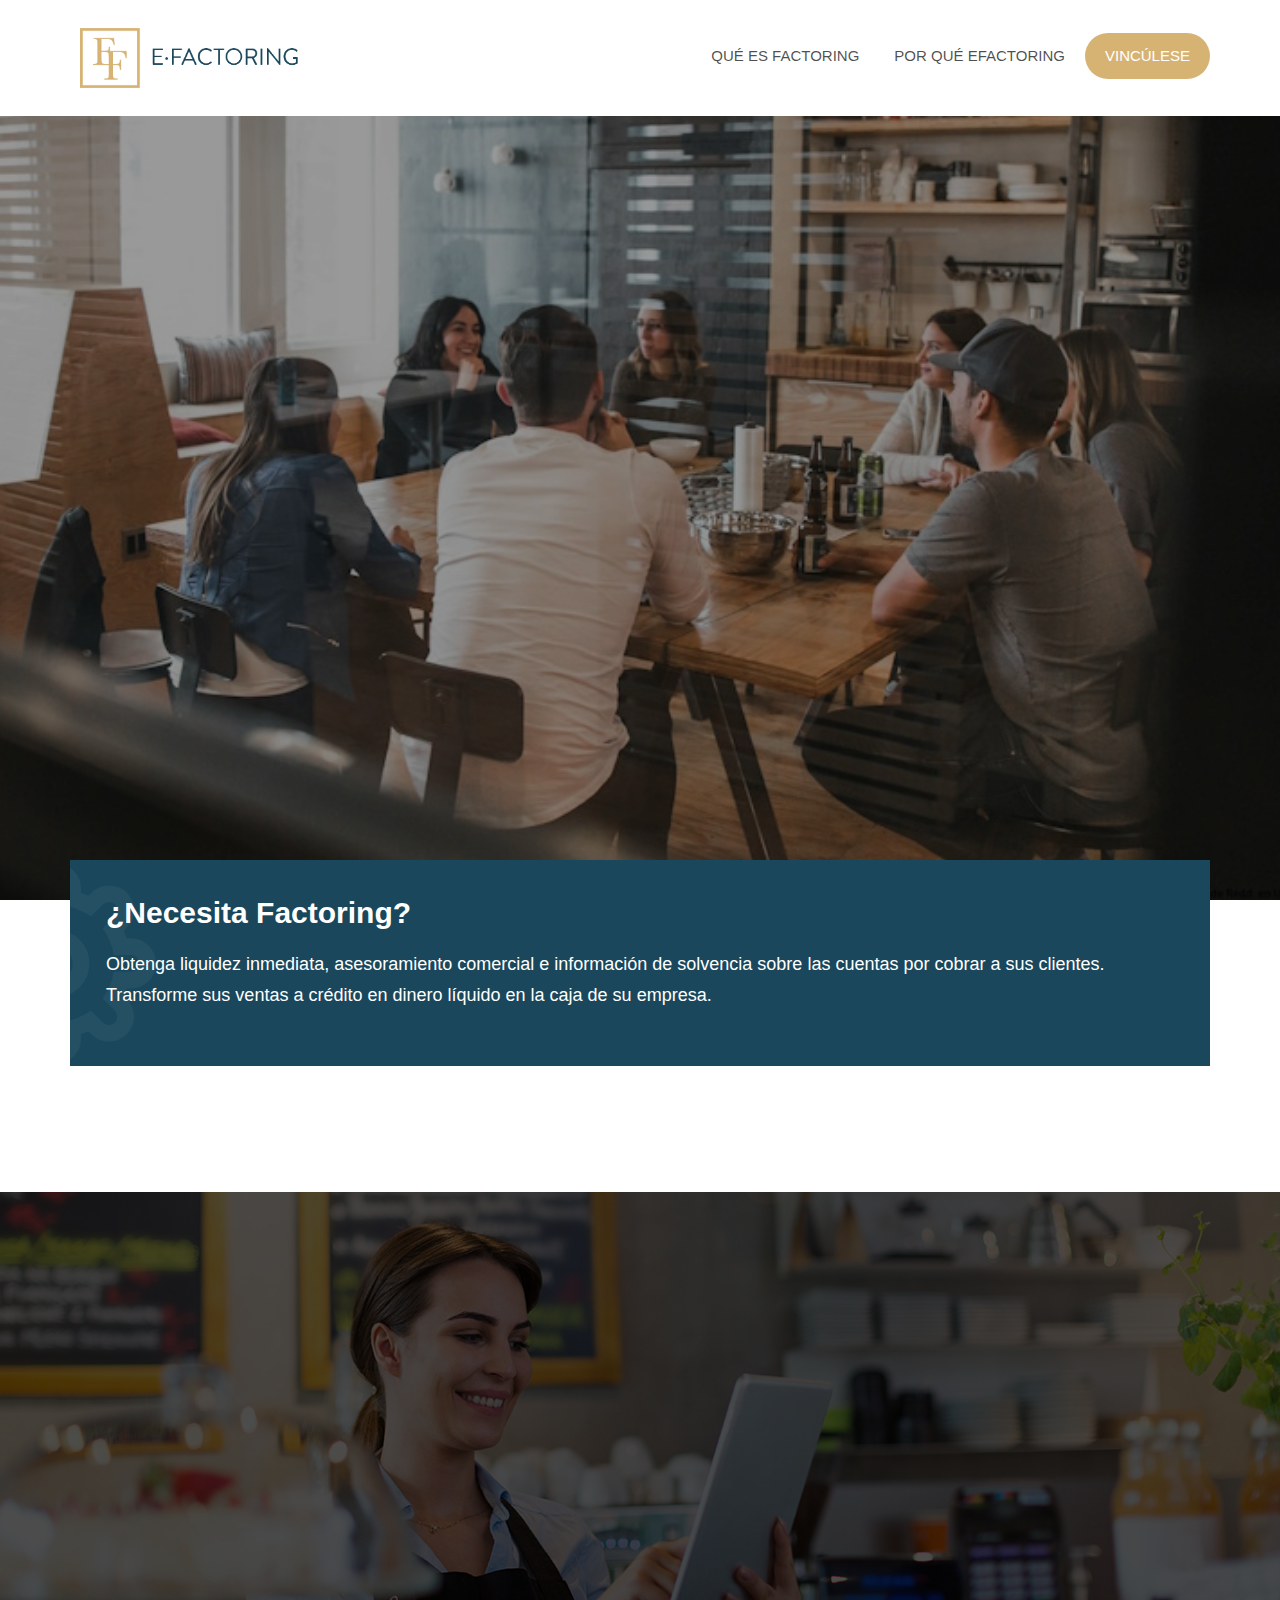
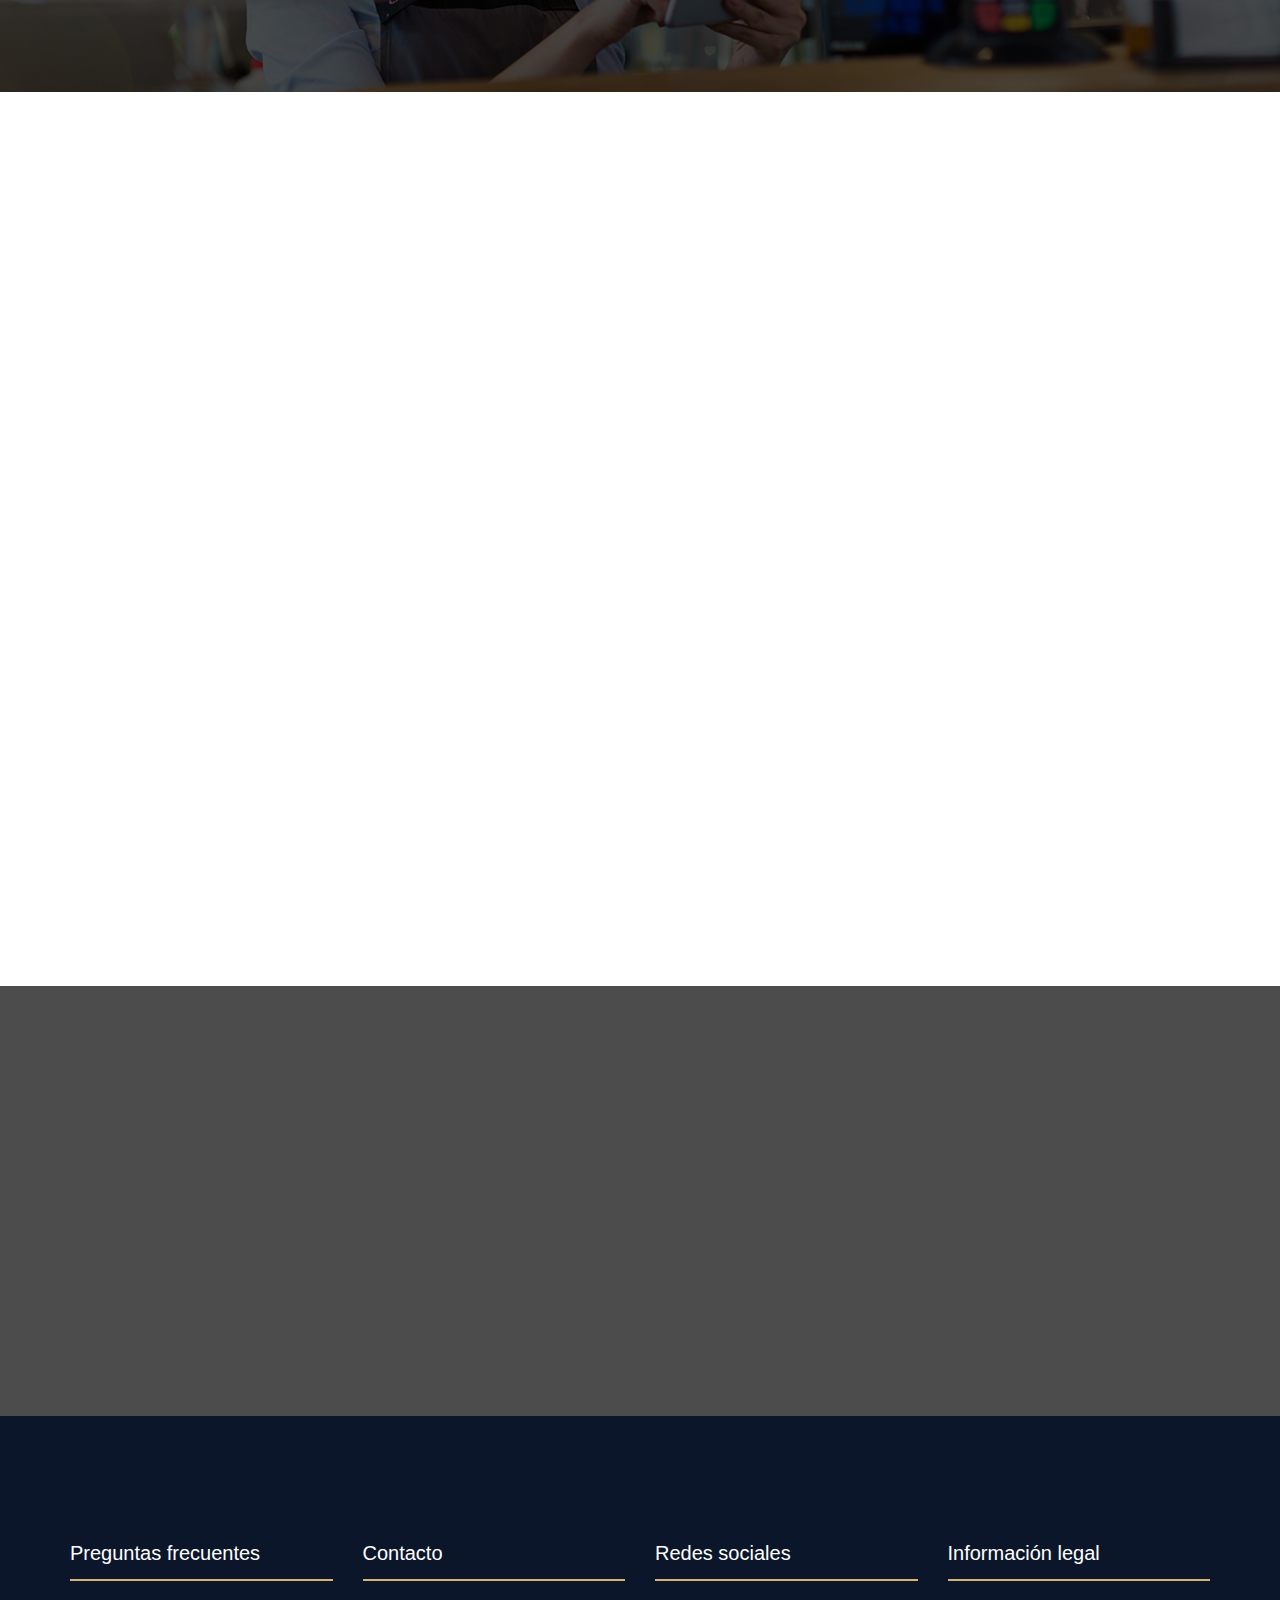
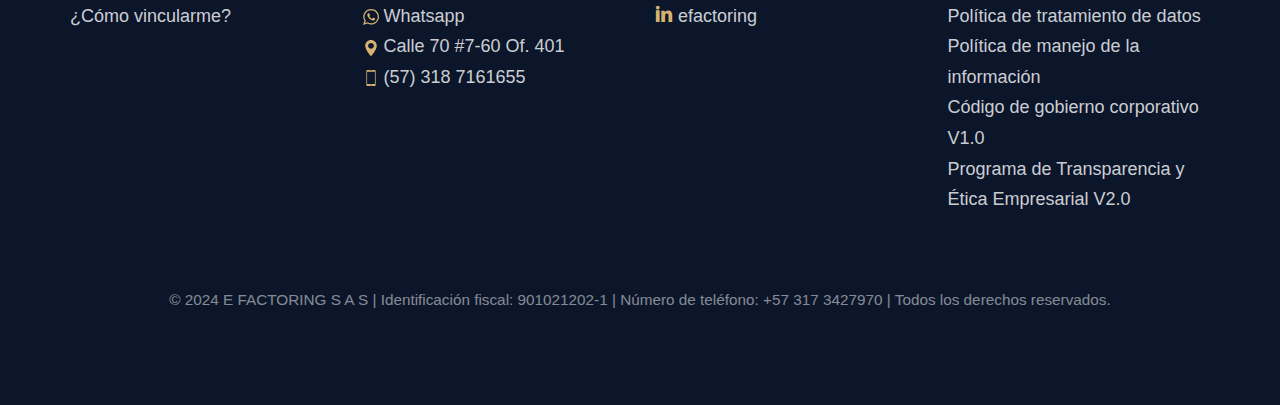
<file: index.html>
<!DOCTYPE HTML>
<html>

<head>
    <!-- Global site tag (gtag.js) - Google Analytics -->
    <script async src="https://www.googletagmanager.com/gtag/js?id=UA-149325306-1"></script>
    <script>
        window.dataLayer = window.dataLayer || [];

        function gtag() {
            dataLayer.push(arguments);
        }
        gtag('js', new Date());

        gtag('config', 'UA-149325306-1');
    </script>

    <!-- Widget JivoChat -->
    <script src="//code.jivosite.com/widget/cS0whQV81p" async></script>


    <meta charset="utf-8">
    <meta http-equiv="X-UA-Compatible" content="IE=edge">
    <title>eFactoring - Factoring en Colombia</title>
    <meta name="viewport" content="width=device-width, initial-scale=1">
    <meta name="description" content="¿Necesita Factoring? Obtenga liquidez inmediata, asesoramiento comercial e información de solvencia sobre las cuentas por cobrar a sus clientes. Transforme sus ventas a crédito en dinero líquido en la caja de su empresa. ¿Qué es el Factoring? Es un contrato mediante el cual su cliente traspasa el valor de la factura que le va a pagar en 30, 60 y 90 días a cambio que usted obtenga el dinero que le deben de manera inmediata; con un descuento aplicado."
    />
    <meta name="keywords" content="factoring, efactoring, factura, cliente, liquidez, dinero, descuento, inmediado, ventas, proveedor." />
    <meta name="author" content="eFactoring. Todos los derechos reservados" />

    <!-- Facebook and Twitter integration -->
    <meta property="og:title" content="" />
    <meta property="og:image" content="" />
    <meta property="og:url" content="" />
    <meta property="og:site_name" content="" />
    <meta property="og:description" content="" />
    <meta name="twitter:title" content="" />
    <meta name="twitter:image" content="" />
    <meta name="twitter:url" content="" />
    <meta name="twitter:card" content="" />

    <link href="https://fonts.googleapis.com/css?family=Playfair+Display:400,700" rel="stylesheet">

    <!-- Animate.css -->
    <link rel="stylesheet" href="css/animate.css">
    <!-- Icomoon Icon Fonts-->
    <link rel="stylesheet" href="css/icomoon.css">
    <!-- Bootstrap  -->
    <link rel="stylesheet" href="css/bootstrap.css">

    <!-- Magnific Popup -->
    <link rel="stylesheet" href="css/magnific-popup.css">

    <!-- Owl Carousel  -->
    <link rel="stylesheet" href="css/owl.carousel.min.css">
    <link rel="stylesheet" href="css/owl.theme.default.min.css">
    <!-- Flexslider  -->
    <link rel="stylesheet" href="css/flexslider.css">
    <!-- Flaticons  -->
    <link rel="stylesheet" href="fonts/flaticon/font/flaticon.css">

    <!-- Theme style  -->
    <link rel="stylesheet" href="css/style.css">

    <!-- Modernizr JS -->
    <script src="js/modernizr-2.6.2.min.js"></script>
    <!-- FOR IE9 below -->
    <!--[if lt IE 9]>
    <script src="js/respond.min.js"></script>
    <![endif]-->
</head>

<body>

    <div id="header"></div>

    <div class="colorlib-loader"></div>

    <!-- Página Entera -->
    <div id="page">
        <!-- Barra navegadora -->
        <nav class="colorlib-nav" role="navigation">
            <div class="top-menu">
                <div class="container">
                    <div class="row">
                        <div class="col-md-2">
                            <div>
                                <a href="index.html">
                                    <img id="logoEfactoring" src="images/EFactoring_logo 2019.png" alt="eFactoring" style="width:220px;height:100%;">
                                </a>
                            </div>
                        </div>
                        <div class="col-md-10 text-right menu-1">
                            <ul>
                                <li><a href="factoring.html">Qué es factoring</a></li>
                                <li><a href="efactoring.html">Por qué eFactoring</a></li>
                                <li class="btn-cta"><a href="vinculacion.html"><span>Vincúlese</span></a></li>
                                <!-- <li class="btn-cta"><a href="#"><span>Sign Up</span></a></li> -->
                            </ul>
                        </div>
                    </div>

                </div>
            </div>
        </nav>

        <!-- Carrusel de inicio -->
        <aside id="colorlib-hero" class="js-fullheight">
            <div class="flexslider js-fullheight">
                <ul class="slides">

                    
                    <li style="background-image: url(images/img_bg_4-1.jpg);">
                        <div class="overlay-gradient"></div>
                        <div class="container">
                            <div class="row">
                                <div class="col-md-8 col-md-offset-2 text-center js-fullheight slider-text">
                                    <div class="slider-text-inner">
                                        <br><br><br><br><br><br><br>
                                        <h1>Beneficios para proveedores</h1>
                                        <p><a class="btn btn-primary btn-lg btn-learn" href="vinculacion.html">Vincúlese</a></p>
                                    </div>
                                </div>
                            </div>
                        </div>
                    </li>
                </ul>
            </div>
        </aside>
        <div id="intro-bg">
            <div class="container">
                <div id="colorlib-intro">
                    <div class="third-col modificacionFullAncho">
                        <span class="icon"><i class="icon-cog"></i></span>
                        <h2>¿Necesita Factoring?</h2>
                        <p>Obtenga liquidez inmediata, asesoramiento comercial e información de solvencia sobre las cuentas por cobrar a sus clientes. Transforme sus ventas a crédito en dinero líquido en la caja de su empresa.</p>
                    </div>
                    <!-- <div class="third-col third-col-color">
					<span class="icon"><i class="icon-old-phone"></i></span>
					<h2>Llámenos (+57) 318 7161655</h2>
					<h2>Escríbanos <a href="mailto:operaciones@efactoring.com.co">operaciones@efactoring.com.co</a></h2>
					<p>Llámenos o agende una cita por correo para obtener más información sobre cómo resolver su necesidad de liquidez.</p>
				</div> -->
                </div>
            </div>
        </div>


        <div id="colorlib-started" style="background-image:url(images/img_bg_2.jpg);background-position: bottom;" data-stellar-background-ratio="0.5">
            <div class="overlay"></div>
            <div class="container">
                <div class="row animate-box">
                    <div class="col-md-8 col-md-offset-2 text-center colorlib-heading colorlib-heading2">
                        <h2 id="queesfactoring">¿Qué es el Factoring?</h2>
                        <p>Es un contrato a través del cual su cliente nos cede el valor de una factura, a cambio que nosotros le generamos liquidez de forma inmediata; descontando un porcentaje sobre el valor.</p>
                        <p><a href="factoring.html" class="btn btn-primary btn-lg">Ampliar información</a></p>
                    </div>
                </div>
            </div>
        </div>

        <!-- Por qué eFactoring -->
        <div id="colorlib-practice">
            <div class="container">
                <div class="row animate-box">
                    <div class="col-md-8 col-md-offset-2 text-center colorlib-heading">
                        <h2 id="comoopera">Pasos para vincularse</h2>
                        <p>Si usted es proveedor de Tostao' o Justo y Bueno</p>
                    </div>
                </div>
                <div class="row">
                    <div class="col-md-4 text-center animate-box">
                        <div class="services">
                            <span class="icon">
							<i class="flaticon-fountain-pen"></i>
						</span>
                            <div class="desc">
                                <h3><a href="#">Vinculación gratis</a></h3>
                                <p>Enviar la documentación y firmar contrato marco</p>
                            </div>
                        </div>
                    </div>
                    <div class="col-md-4 text-center animate-box">
                        <div class="services">
                            <span class="icon">
							<i class="flaticon-invoice"></i>
						</span>
                            <div class="desc">
                                <h3><a href="#">Cesión de facturas</a></h3>
                                <p>Firmar el endoso de factura</p>
                            </div>
                        </div>
                    </div>
                    <div class="col-md-4 text-center animate-box">
                        <div class="services">
                            <span class="icon">
							<i class="flaticon-dollar-symbol"></i>
						</span>
                            <div class="desc">
                                <h3><a href="#">Obtener liquidez</a></h3>
                                <p>Recibe dinero en la cuenta bancaria</p>
                            </div>
                        </div>
                    </div>
                    <!--
				<div class="col-md-6 text-center animate-box">
					<div class="services">
						<span class="icon">
							<i class="flaticon-handcuffs"></i>
						</span>
						<div class="desc">
							<h3><a href="#">Recepción del dinero</a></h3>
							<p>Envío del dinero</p>
						</div>
					</div>
				</div>
				<div class="col-md-6 text-center animate-box">
					<div class="services">
						<span class="icon">
							<i class="flaticon-handcuffs"></i>
						</span>
						<div class="desc">
							<h3><a href="#">Pasos para obtener E·Factoring</a></h3>
							<p>Para solicitar Factoring debe ser proveedor de un aliado pagador y tener 3 asuntos</p>
						</div>
					</div>
				</div>
				-->
                    <div class="col-md-12 text-center animate-box">
                        <p><a class="btn btn-primary btn-lg btn-learn" href="efactoring.html">Ver más <i class="icon-arrow-right"></i></a></p>
                    </div>
                </div>
            </div>
        </div>

        <!-- Indicadores de desempeño de eFactoring -->
        <div id="colorlib-counter" class="colorlib-counters" style="background-image: url(images/img_bg_3.jpg);" data-stellar-background-ratio="0.5">
            <div class="overlay"></div>
            <div class="container">
                <div class="row" id="porque">
                    <div class="col-md-4 text-center animate-box">
                        <span class="icon"><i class="flaticon-money"></i></span>
                        <span class="colorlib-counter js-counter" data-from="0" data-to="776083808182" data-speed="5000" data-refresh-interval="50"></span>
                        <span class="colorlib-counter-label">Pesos en facturas descontadas</span>
                    </div>
                    <div class="col-md-4 text-center animate-box">
                        <span class="icon"><i class="flaticon-invoice"></i></span>
                        <span class="colorlib-counter js-counter" data-from="0" data-to="58653" data-speed="2000" data-refresh-interval="50"></span>
                        <span class="colorlib-counter-label">Cantidad de facturas descontadas</span>
                    </div>
                    <div class="col-md-4 text-center animate-box">
                        <span class="icon"><i class="flaticon-target"></i></span>
                        <span class="colorlib-counter js-counter" data-from="0" data-to="477" data-speed="5000" data-refresh-interval="50"></span>
                        <span class="colorlib-counter-label">Clientes atendidos</span>
                    </div>
                </div>
            </div>
        </div>

        <!-- Quienes somos -->

        <!-- DESHABILITADO: Qué dicen nuestros clientes -->
        <!-- <div id="colorlib-testimonial" class="colorlib-bg-section">
		<div class="container">
			<div class="row animate-box">
				<div class="col-md-6 col-md-offset-3 text-center colorlib-heading">
					<h2>Qué dicen nuestros clientes</h2>
				</div>
			</div>
			<div class="row">
				<div class="col-md-10 col-md-offset-1">
					<div class="row animate-box">
						<div class="owl-carousel owl-carousel-fullwidth">
							<div class="item">
								<div class="testimony-slide active text-center">
									<figure>
										<img src="images/user-1.jpg" alt="user">
									</figure>
									<span>Jean Doe, via <a href="#" class="twitter">LinkedIn</a></span>
									<blockquote>
										<p>&ldquo;Far far away, behind the word mountains, far from the countries Vokalia and Consonantia, there live the blind texts. Separated they live in Bookmarksgrove right at the coast of the Semantics, a large language ocean.&rdquo;</p>
									</blockquote>
								</div>
							</div>
							<div class="item">
								<div class="testimony-slide active text-center">
									<figure>
										<img src="images/user-1.jpg" alt="user">
									</figure>
									<span>John Doe, via <a href="#" class="twitter">LinkedIn</a></span>
									<blockquote>
										<p>&ldquo;Separated they live in Bookmarksgrove right at the coast of the Semantics, a large language ocean.&rdquo;</p>
									</blockquote>
								</div>
							</div>
							<div class="item">
								<div class="testimony-slide active text-center">
									<figure>
										<img src="images/user-1.jpg" alt="user">
									</figure>
									<span>John Doe, via <a href="#" class="twitter">LinkedIn</a></span>
									<blockquote>
										<p>&ldquo;Far from the countries Vokalia and Consonantia, there live the blind texts. Separated they live in Bookmarksgrove right at the coast of the Semantics, a large language ocean.&rdquo;</p>
									</blockquote>
								</div>
							</div>
						</div>
					</div>
				</div>
			</div>
		</div>
	</div> -->

        <!-- Footer -->
        <footer id="colorlib-footer" role="contentinfo">
            <div class="container">
                <div class="row row-pb-md">
                    <div class="col-md-3 colorlib-widget">
                        <h4>Preguntas frecuentes</h4>
                        <ul class="colorlib-footer-links">
                            <li><a href="vinculacion.html">¿Cómo vincularme?</a></li>
                        </ul>
                    </div>
                    <div class="col-md-3">
                        <h4>Contacto</h4>
                        <ul class="colorlib-footer-links">
                            <li>
                                <a href="https://wa.me/573187161655?text=Hola.%20Me%20gustaría%20saber%20más%20sobre%20eFactoring" target="_blank"><img src="images/001-whatsapp.svg" height="16px" style="display:inline-block;">&nbsp;Whatsapp</a>
                            </li>
                            <li>
                                <a href="https://goo.gl/maps/x6AiB2Fh87ek1o526" target="_blank"><img src="images/002-pin.svg" height="16px" style="display:inline-block;">&nbsp;Calle 70 #7-60 Of. 401</a>
                            </li>
                            <li>
                                <a href="tel:573187161655" target="_blank"><img src="images/003-smartphone.svg" height="16px" style="display:inline-block;">&nbsp;(57) 318 7161655</a>
                            </li>
                        </ul>
                    </div>

                    <div class="col-md-3">
                        <h4>Redes sociales</h4>
                        <ul class="colorlib-footer-links">
                            <li><i class="icon-linkedin" style="color: #d7b373;"></i><a href="https://www.linkedin.com/company/efactoring"> efactoring</a></li>
                        </ul>
                    </div>

                    <div class="col-md-3">
                        <h4>Información legal</h4>
                        <ul class="colorlib-footer-links">
                            <li><a href="docs/TratamientoDeDatos.pdf">Política de tratamiento de datos</a></li>
                            <li><a href="docs/ManejoInformación.pdf">Política de manejo de la información</a></li>
                            <li><a href="docs/GobiernoCorpV1.pdf">Código de gobierno corporativo V1.0</a></li>
                            <li><a href="docs/Transparencia&Etica.pdf">Programa de Transparencia y Ética Empresarial V2.0</a></li>
                        </ul>
                    </div>

                </div>

                <div class="row copyright">
                    <div class="col-md-12 text-center">
                        <p>
                            <small class="block">&copy; 2024 E FACTORING S A S | Identificación fiscal: 901021202-1 | Número de teléfono: +57 317 3427970 | Todos los derechos reservados.</small>
                        </p>
                    </div>
                </div>

            </div>
        </footer>
    </div>

    <!-- Ir hacia arriba -->
    <div class="gototop js-top">
        <a href="#" class="js-gotop"><i class="icon-arrow-up"></i></a>
    </div>

    <!-- jQuery -->
    <script src="js/jquery.min.js"></script>
    <!-- jQuery Easing -->
    <script src="js/jquery.easing.1.3.js"></script>
    <!-- Bootstrap -->
    <script src="js/bootstrap.min.js"></script>
    <!-- Waypoints -->
    <script src="js/jquery.waypoints.min.js"></script>
    <!-- Stellar Parallax -->
    <script src="js/jquery.stellar.min.js"></script>
    <!-- Carousel -->
    <script src="js/owl.carousel.min.js"></script>
    <!-- Flexslider -->
    <script src="js/jquery.flexslider-min.js"></script>
    <!-- countTo -->
    <script src="js/jquery.countTo.js"></script>
    <!-- Magnific Popup -->
    <script src="js/jquery.magnific-popup.min.js"></script>
    <script src="js/magnific-popup-options.js"></script>
    <!-- Main -->
    <script src="js/main.js"></script>

</body>

</html>
</file>
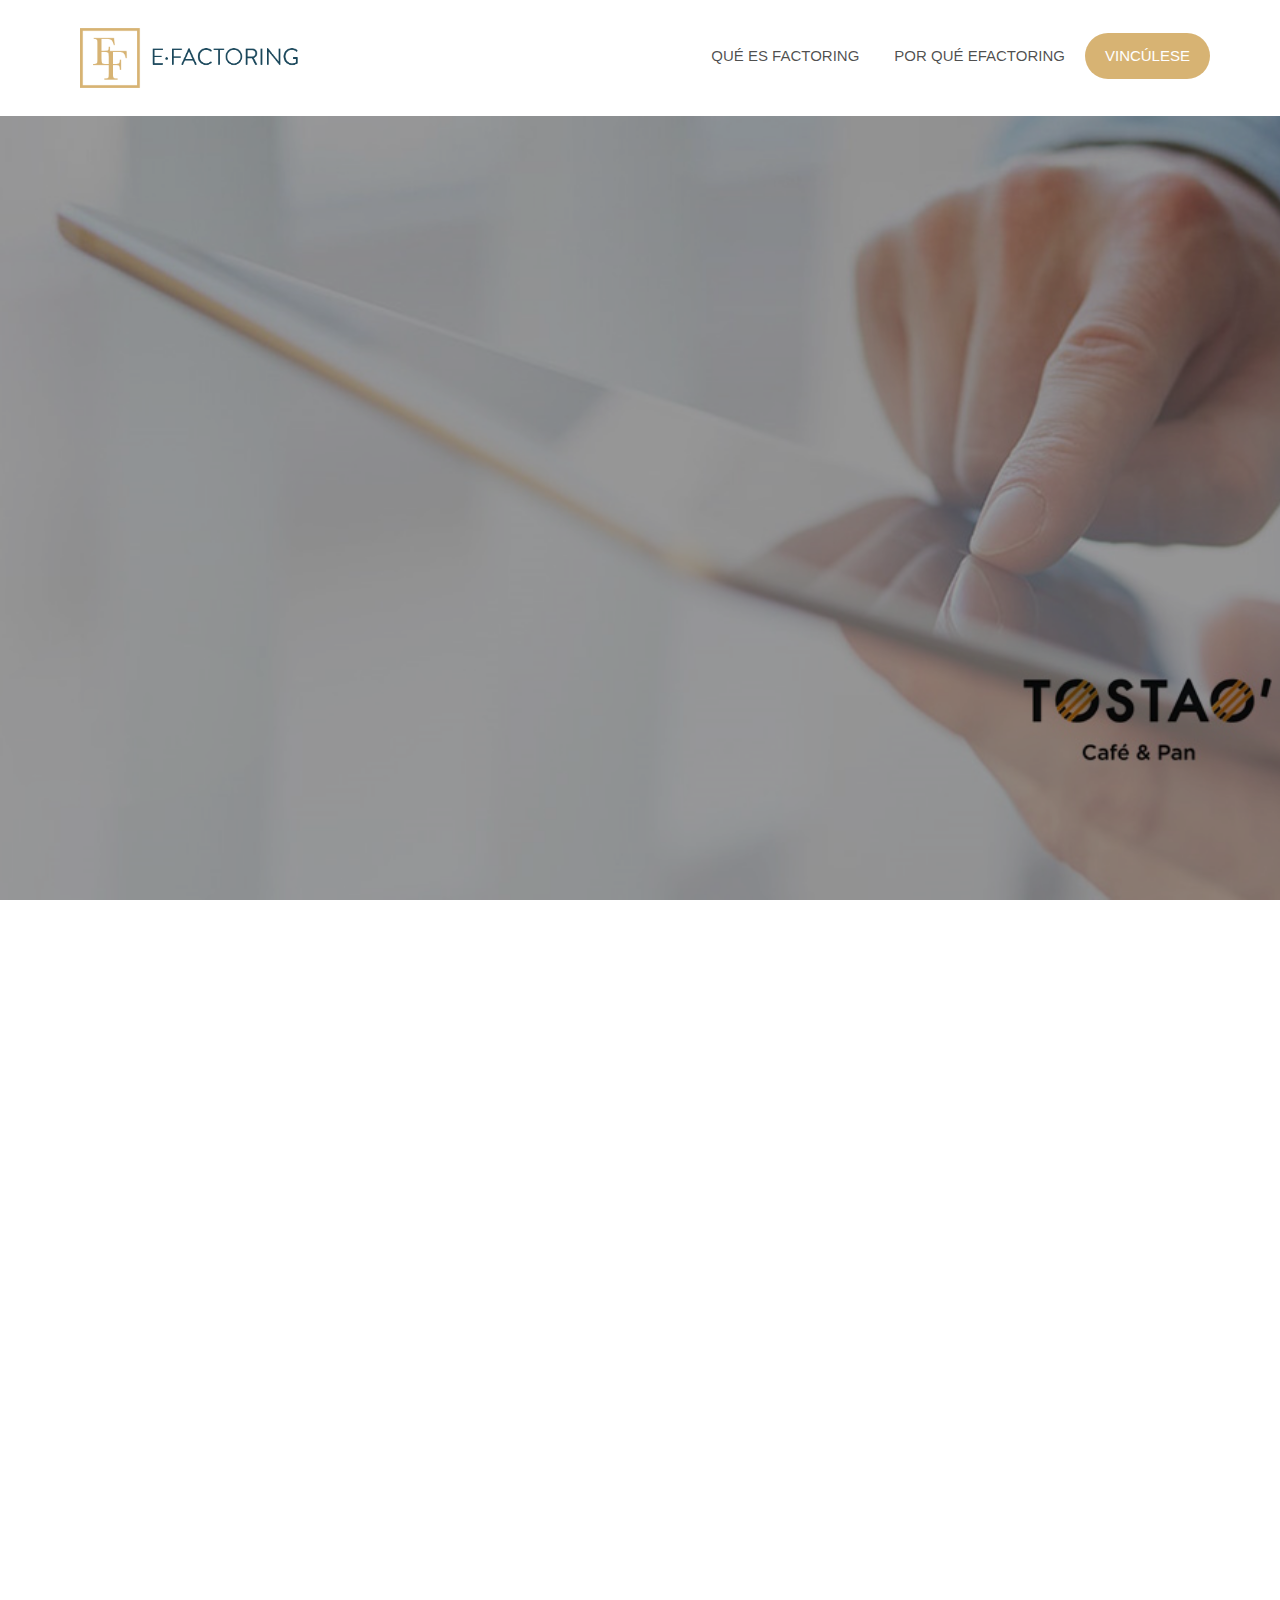
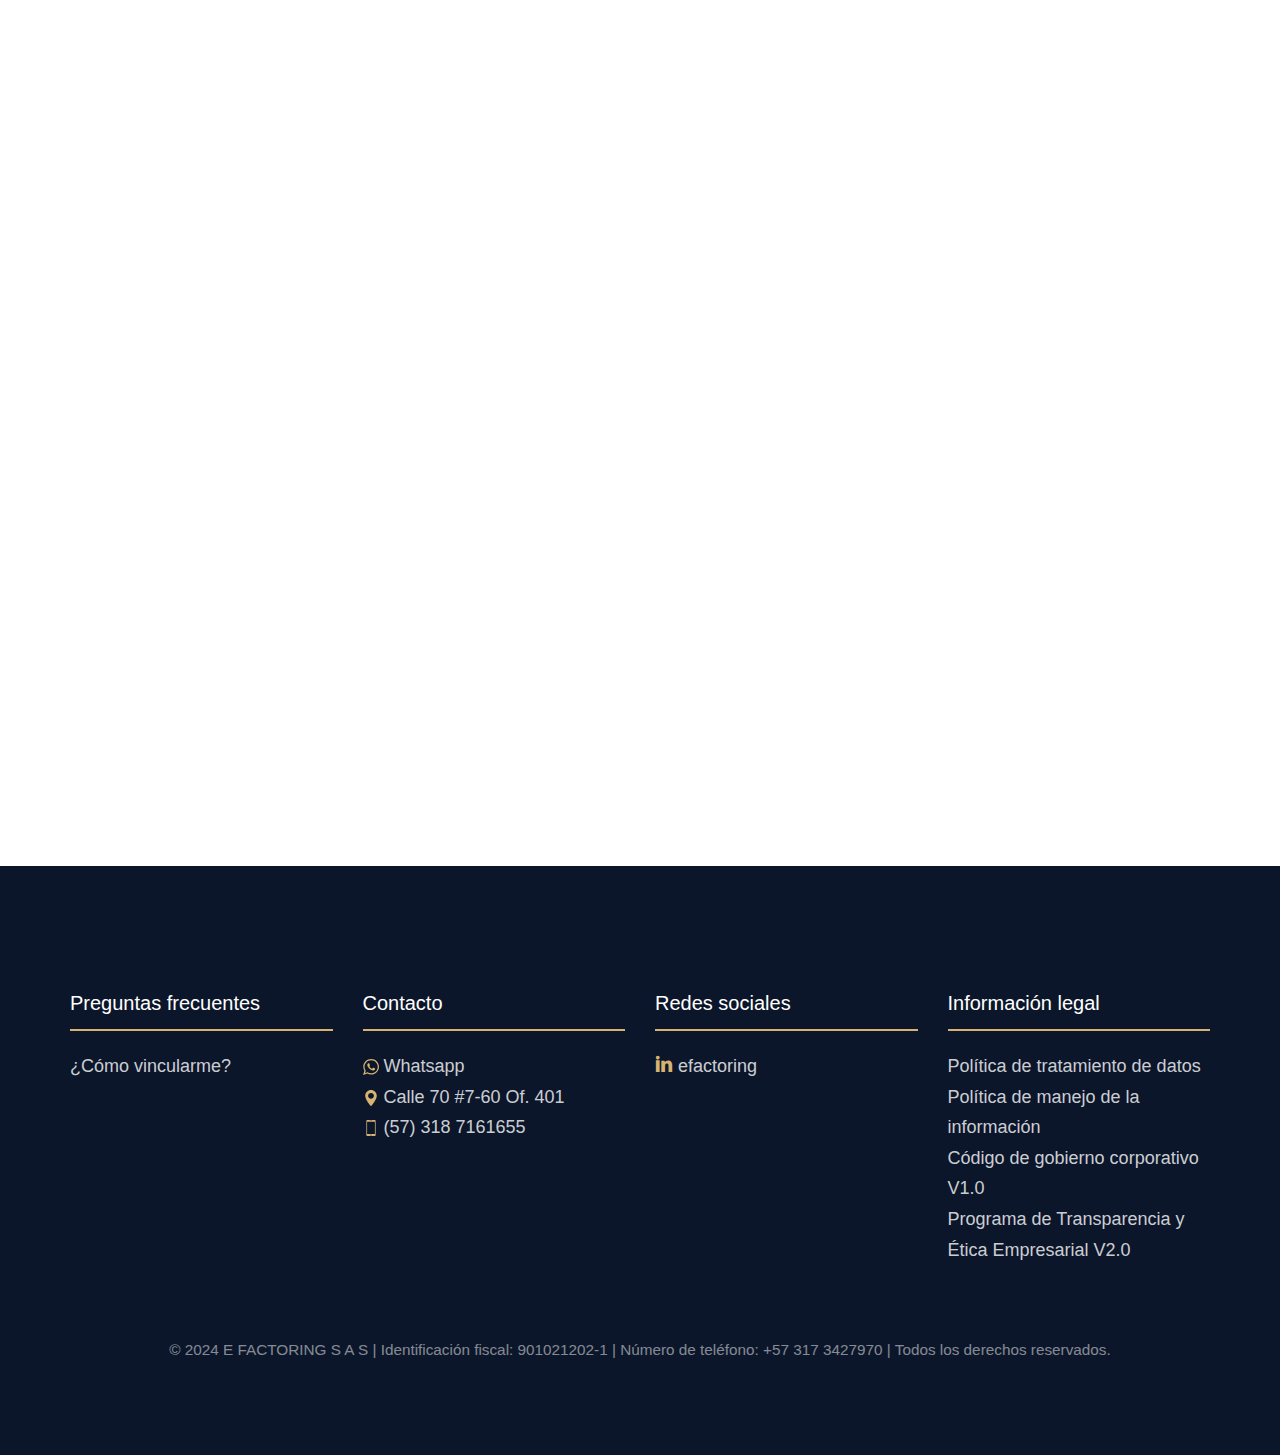
<file: efactoring.html>
<!DOCTYPE HTML>
<html>

<head>

    <!-- Global site tag (gtag.js) - Google Analytics -->
    <script async src="https://www.googletagmanager.com/gtag/js?id=UA-149325306-1"></script>
    <script>
        window.dataLayer = window.dataLayer || [];

        function gtag() {
            dataLayer.push(arguments);
        }
        gtag('js', new Date());

        gtag('config', 'UA-149325306-1');
    </script>

    <!-- Widget JivoChat -->
    <script src="//code.jivosite.com/widget/cS0whQV81p" async></script>

    <meta charset="utf-8">
    <meta http-equiv="X-UA-Compatible" content="IE=edge">
    <title>eFactoring - Factoring en Colombia</title>
    <meta name="viewport" content="width=device-width, initial-scale=1">
    <meta name="description" content="" />
    <meta name="keywords" content="" />
    <meta name="author" content="" />

    <!-- Facebook and Twitter integration -->
    <meta property="og:title" content="" />
    <meta property="og:image" content="" />
    <meta property="og:url" content="" />
    <meta property="og:site_name" content="" />
    <meta property="og:description" content="" />
    <meta name="twitter:title" content="" />
    <meta name="twitter:image" content="" />
    <meta name="twitter:url" content="" />
    <meta name="twitter:card" content="" />

    <link href="https://fonts.googleapis.com/css?family=Playfair+Display:400,700" rel="stylesheet">

    <!-- Animate.css -->
    <link rel="stylesheet" href="css/animate.css">
    <!-- Icomoon Icon Fonts-->
    <link rel="stylesheet" href="css/icomoon.css">
    <!-- Bootstrap  -->
    <link rel="stylesheet" href="css/bootstrap.css">

    <!-- Magnific Popup -->
    <link rel="stylesheet" href="css/magnific-popup.css">

    <!-- Owl Carousel  -->
    <link rel="stylesheet" href="css/owl.carousel.min.css">
    <link rel="stylesheet" href="css/owl.theme.default.min.css">
    <!-- Flexslider  -->
    <link rel="stylesheet" href="css/flexslider.css">
    <!-- Flaticons  -->
    <link rel="stylesheet" href="fonts/flaticon/font/flaticon.css">

    <!-- Theme style  -->
    <link rel="stylesheet" href="css/style.css">

    <!-- Modernizr JS -->
    <script src="js/modernizr-2.6.2.min.js"></script>
    <!-- FOR IE9 below -->
    <!--[if lt IE 9]>
	<script src="js/respond.min.js"></script>
	<![endif]-->

</head>

<body>

    <div class="colorlib-loader"></div>

    <div id="page">
        <!-- Barra navegadora -->
        <nav class="colorlib-nav" role="navigation">
            <div class="top-menu">
                <div class="container">
                    <div class="row">
                        <div class="col-md-2">
                            <div>
                                <a href="index.html">
                                    <img src="images/EFactoring_logo 2019.png" alt="eFactoring" style="width:220px;height:100%;">
                                </a>
                            </div>
                        </div>
                        <div class="col-md-10 text-right menu-1">
                            <ul>
                                <li><a href="factoring.html">Qué es factoring</a></li>
                                <li><a href="efactoring.html">Por qué eFactoring</a></li>
                                <li class="btn-cta"><a href="vinculacion.html"><span>Vincúlese</span></a></li>
                                <!-- <li class="btn-cta"><a href="#"><span>Sign Up</span></a></li> -->
                            </ul>
                        </div>
                    </div>

                </div>
            </div>
        </nav>

        <aside id="colorlib-hero" class="js-fullheight">
            <div class="flexslider js-fullheight">
                <ul class="slides">
                    <li style="background-image: url(images/home-1-1.jpg);">
                        <div class="overlay-gradient"></div>
                        <div class="container">
                            <div class="col-md-10 col-md-offset-1 text-center js-fullheight slider-text">
                                <div class="slider-text-inner desc">
                                    <br><br><br><br><br><br>
                                    <h2 class="heading-section">¿Por qué hacer factoring con eFactoring?</h2>
                                    <p class="colorlib-lead">Beneficios de trabajar con nosotros</p>
                                </div>
                            </div>
                        </div>
                    </li>
                </ul>
            </div>
        </aside>

        <div id="colorlib-practice">
            <div class="container">
                <div class="row">
                    <div class="col-md-6 text-center animate-box">
                        <div class="services">
                            <div class="desc">
                                <span class="icon"><i class="flaticon-portfolio"></i></span>
                                <h3><a href="#">Vinculación gratuita</a></h3>
                                <p>El proceso de vinculación a Efactoring es completamente gratuito, por lo que podrá iniciar su proceso sin ningún costo. Hemos generado más de 10.000 facturas descontadas y 120 usuarios atendidos satisfactoriamente.</p>
                            </div>
                        </div>
                    </div>
                    <div class="col-md-6 text-center animate-box">
                        <div class="services">
                            <div class="desc">
                                <span class="icon"><i class="flaticon-money-1"></i></span>
                                <h3><a href="#">Factoring sin recurso</a></h3>
                                <p>eFactoring ofrece el pago de contado de su factura, asumiendo el riesgo de no pago, pago tardío o insolvencia por parte de sus clientes. Su organización no tendrá ninguna responsabilidad financiera ni contractual con nosotros.
                                    No estamos obligados a reportar a centrales de riesgo.</p>
                            </div>
                        </div>
                    </div>
                </div>
                <div class="row">
                    <div class="col-md-6 text-center animate-box">
                        <div class="services">
                            <div class="desc">
                                <span class="icon"><i class="flaticon-money-2"></i></span>
                                <h3><a href="#">Ventas de contado en vez de cuentas por cobrar</a></h3>
                                <p>Mejore sus indicadores financieros eliminando la cuenta por cobrar y convirtiéndolas en efectivo. No consuma sus cupos bancarios.</p>
                            </div>
                        </div>
                    </div>
                    <div class="col-md-6 text-center animate-box">
                        <div class="services">
                            <div class="desc">
                                <span class="icon"><i class="flaticon-graph"></i></span>
                                <h3><a href="#">Potenciamos sus ventas</a></h3>
                                <p>Libere el cupo de crédito de su cliente, permitiéndole aumentar sus ventas.</p>
                            </div>
                        </div>
                    </div>
                </div>
                <div class="row">
                    <div class="col-md-6 text-center animate-box">
                        <div class="services">
                            <div class="desc">
                                <span style="font-size:40px"><del>4x1000</del></span>
                                <h3><a href="#">No cobramos el 4 x 1000</a></h3>
                                <p>Efactoring está exento del 4x1000, disminuyendo los costos financieros de la operación de descuento.</p>
                            </div>
                        </div>
                    </div>
                    <div class="col-md-6 text-center animate-box">
                        <div class="services">
                            <div class="desc">
                                <span class="icon"><i class="flaticon-invoice"></i></span>
                                <h3><a href="#">Pagamos la totalidad de sus facturas</a></h3>
                                <p>Efactoring ofrece el pago de facturas sobre los días descontados, no hace retenciones en garantías y genera descuentos sobre el 100% del valor neto a cobrar de su factura.
                                </p>
                            </div>
                        </div>
                    </div>
                </div>
                <div class="row">
                    <div class="text-center animate-box">
                        <p><a class="btn btn-primary btn-lg btn-learn" href="vinculacion.html">Solicitar Factoring</a></p>
                    </div>
                </div>
            </div>
        </div>


        <!-- Footer -->
        <footer id="colorlib-footer" role="contentinfo">
            <div class="container">
                <div class="row row-pb-md">
                    <div class="col-md-3 colorlib-widget">
                        <h4>Preguntas frecuentes</h4>
                        <ul class="colorlib-footer-links">
                            <li><a href="vinculacion.html">¿Cómo vincularme?</a></li>
                        </ul>
                    </div>
                    <div class="col-md-3">
                        <h4>Contacto</h4>
                        <ul class="colorlib-footer-links">
                            <li>
                                <a href="https://wa.me/573187161655?text=Hola.%20Me%20gustaría%20saber%20más%20sobre%20eFactoring" target="_blank"><img src="images/001-whatsapp.svg" height="16px" style="display:inline-block;">&nbsp;Whatsapp</a>
                            </li>
                            <li>
                                <a href="https://goo.gl/maps/x6AiB2Fh87ek1o526" target="_blank"><img src="images/002-pin.svg" height="16px" style="display:inline-block;">&nbsp;Calle 70 #7-60 Of. 401</a>
                            </li>
                            <li>
                                <a href="tel:573187161655" target="_blank"><img src="images/003-smartphone.svg" height="16px" style="display:inline-block;">&nbsp;(57) 318 7161655</a>
                            </li>
                        </ul>
                    </div>

                    <div class="col-md-3">
                        <h4>Redes sociales</h4>
                        <ul class="colorlib-footer-links">
                            <li><i class="icon-linkedin" style="color: #d7b373;"></i><a href="https://www.linkedin.com/company/efactoring"> efactoring</a></li>
                        </ul>
                    </div>

                    <div class="col-md-3">
                        <h4>Información legal</h4>
                        <ul class="colorlib-footer-links">
                            <li><a href="docs/TratamientoDeDatos.pdf">Política de tratamiento de datos</a></li>
                            <li><a href="docs/ManejoInformación.pdf">Política de manejo de la información</a></li>
                            <li><a href="docs/GobiernoCorpV1.pdf">Código de gobierno corporativo V1.0</a></li>
                            <li><a href="docs/Transparencia&Etica.pdf">Programa de Transparencia y Ética Empresarial V2.0</a></li>
                        </ul>
                    </div>

                </div>

                <div class="row copyright">
                    <div class="col-md-12 text-center">
                        <p>
                            <small class="block">&copy; 2024 E FACTORING S A S | Identificación fiscal: 901021202-1 | Número de teléfono: +57 317 3427970 | Todos los derechos reservados.</small>
                        </p>
                    </div>
                </div>

            </div>
        </footer>
    </div>

    <div class="gototop js-top">
        <a href="#" class="js-gotop"><i class="icon-arrow-up"></i></a>
    </div>

    <!-- jQuery -->
    <script src="js/jquery.min.js"></script>
    <!-- jQuery Easing -->
    <script src="js/jquery.easing.1.3.js"></script>
    <!-- Bootstrap -->
    <script src="js/bootstrap.min.js"></script>
    <!-- Waypoints -->
    <script src="js/jquery.waypoints.min.js"></script>
    <!-- Stellar Parallax -->
    <script src="js/jquery.stellar.min.js"></script>
    <!-- Carousel -->
    <script src="js/owl.carousel.min.js"></script>
    <!-- Flexslider -->
    <script src="js/jquery.flexslider-min.js"></script>
    <!-- countTo -->
    <script src="js/jquery.countTo.js"></script>
    <!-- Magnific Popup -->
    <script src="js/jquery.magnific-popup.min.js"></script>
    <script src="js/magnific-popup-options.js"></script>
    <!-- Main -->
    <script src="js/main.js"></script>

</body>

</html>
</file>
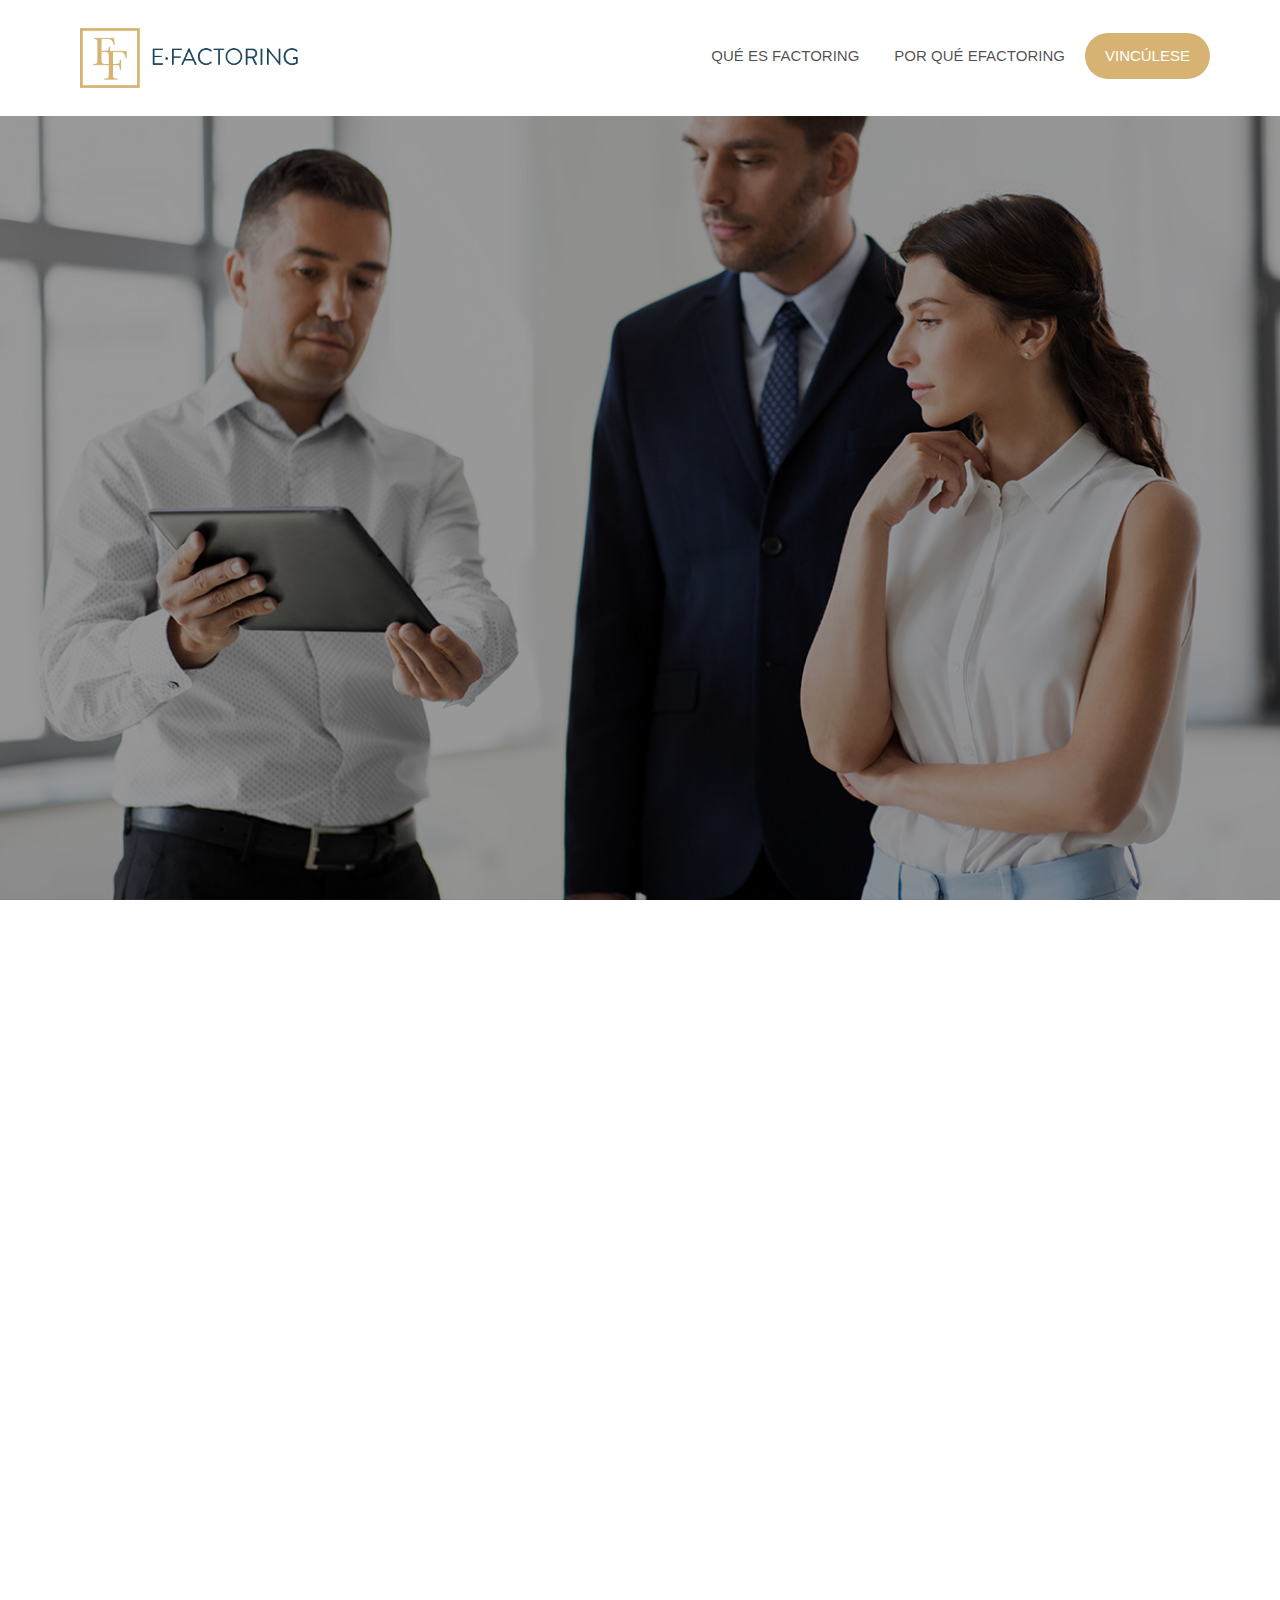
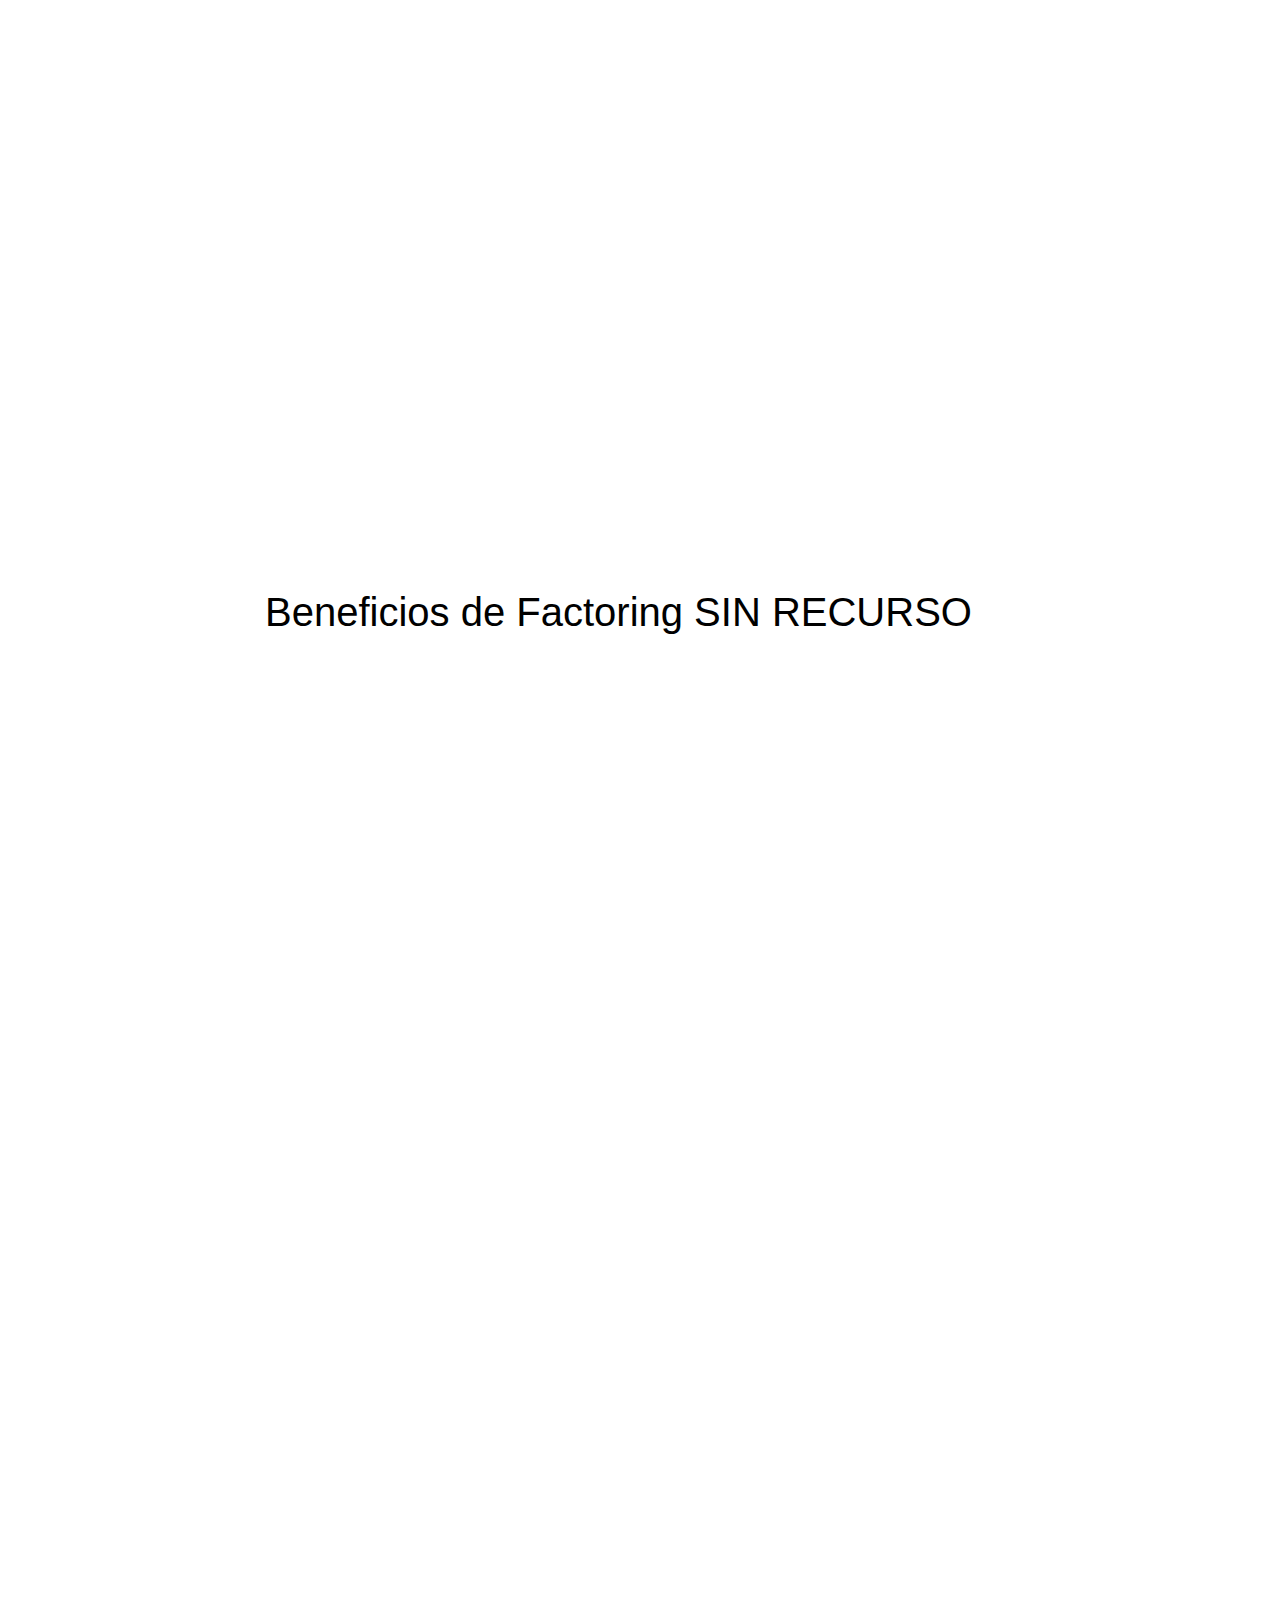
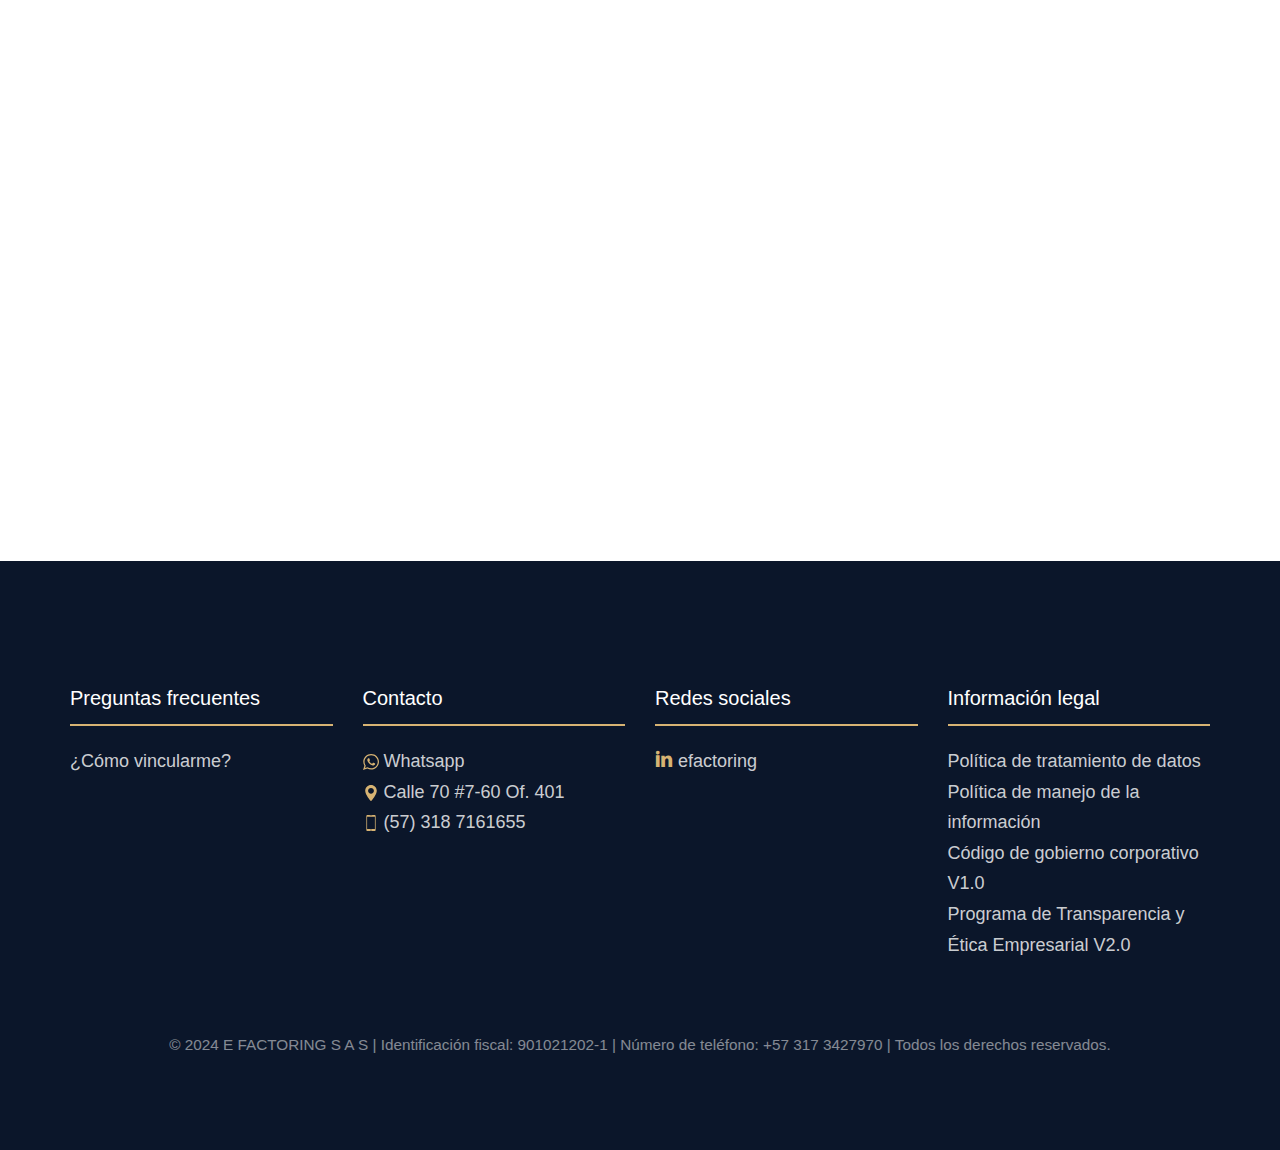
<file: factoring.html>
<!DOCTYPE HTML>
<html>

<head>

    <!-- Global site tag (gtag.js) - Google Analytics -->
    <script async src="https://www.googletagmanager.com/gtag/js?id=UA-149325306-1"></script>
    <script>
        window.dataLayer = window.dataLayer || [];

        function gtag() {
            dataLayer.push(arguments);
        }
        gtag('js', new Date());

        gtag('config', 'UA-149325306-1');
    </script>

    <!-- Widget JivoChat -->
    <script src="//code.jivosite.com/widget/cS0whQV81p" async></script>

    <meta charset="utf-8">
    <meta http-equiv="X-UA-Compatible" content="IE=edge">
    <title>eFactoring - Factoring en Colombia</title>
    <meta name="viewport" content="width=device-width, initial-scale=1">
    <meta name="description" content="" />
    <meta name="keywords" content="" />
    <meta name="author" content="" />

    <!-- Facebook and Twitter integration -->
    <meta property="og:title" content="" />
    <meta property="og:image" content="" />
    <meta property="og:url" content="" />
    <meta property="og:site_name" content="" />
    <meta property="og:description" content="" />
    <meta name="twitter:title" content="" />
    <meta name="twitter:image" content="" />
    <meta name="twitter:url" content="" />
    <meta name="twitter:card" content="" />

    <link href="https://fonts.googleapis.com/css?family=Playfair+Display:400,700" rel="stylesheet">

    <!-- Animate.css -->
    <link rel="stylesheet" href="css/animate.css">
    <!-- Icomoon Icon Fonts-->
    <link rel="stylesheet" href="css/icomoon.css">
    <!-- Bootstrap  -->
    <link rel="stylesheet" href="css/bootstrap.css">

    <!-- Magnific Popup -->
    <link rel="stylesheet" href="css/magnific-popup.css">

    <!-- Owl Carousel  -->
    <link rel="stylesheet" href="css/owl.carousel.min.css">
    <link rel="stylesheet" href="css/owl.theme.default.min.css">
    <!-- Flexslider  -->
    <link rel="stylesheet" href="css/flexslider.css">
    <!-- Flaticons  -->
    <link rel="stylesheet" href="fonts/flaticon/font/flaticon.css">

    <!-- Theme style  -->
    <link rel="stylesheet" href="css/style.css">

    <!-- Modernizr JS -->
    <script src="js/modernizr-2.6.2.min.js"></script>
    <!-- FOR IE9 below -->
    <!--[if lt IE 9]>
	<script src="js/respond.min.js"></script>
	<![endif]-->

</head>

<body>

    <div class="colorlib-loader"></div>

    <!-- Página Entera -->
    <div id="page">
        <!-- Barra navegadora -->
        <nav class="colorlib-nav" role="navigation">
            <div class="top-menu">
                <div class="container">
                    <div class="row">
                        <div class="col-md-2">
                            <div>
                                <a href="index.html">
                                    <img src="images/EFactoring_logo 2019.png" alt="eFactoring" style="width:220px;height:100%;">
                                </a>
                            </div>
                        </div>
                        <div class="col-md-10 text-right menu-1">
                            <ul>
                                <li><a href="factoring.html">Qué es factoring</a></li>
                                <li><a href="efactoring.html">Por qué eFactoring</a></li>
                                <li class="btn-cta"><a href="vinculacion.html"><span>Vincúlese</span></a></li>
                            </ul>
                        </div>
                    </div>

                </div>
            </div>
        </nav>

        <aside id="colorlib-hero" class="js-fullheight">
            <div class="flexslider js-fullheight">
                <ul class="slides">
                    <li style="background-image: url(images/img_bg_2_.jpg);">
                        <div class="overlay-gradient"></div>
                        <div class="container">
                            <div class="col-md-10 col-md-offset-1 text-center js-fullheight slider-text">
                                <div class="slider-text-inner desc">
                                    <br><br><br><br><br><br>
                                    <h2 class="heading-section">¿Qué es el Factoring?</h2>
                                </div>
                            </div>
                        </div>
                    </li>
                </ul>
            </div>
        </aside>

        <div id="colorlib-about" style="text-align: justify;">
            <div class="container">
                <div class="row animate-box">
                    <div class="col-md-8 col-md-offset-2 colorlib-heading">
                        <h2>Factoring</h2>
                        <p>Es un servicio financiero utilizado a nivel mundial con el propósito de generar liquidez a las empresas, mediante la negociación y cesión de facturas a una compañía Factoring, quien adelantará el pago de las facturas en un menor
                            tiempo y con un descuento financiero aplicado.
                            <br>
                            <br> A través de la cesión de los derechos económicos de su factura, en eFactoring nos hacemos cargo del pago ANTICIPADO a USTED y el futuro cobro a su cliente. Eliminando para su organización el riesgo de pagos demorados por
                            parte de su cliente.
                            <br>
                            <br> Con este servicio las empresas convierten las cuentas por cobrar con plazos extendidos en ventas inmediatas, descontando un pequeño porcentaje del valor a cobrar de la factura.
                            <br>
                            <br>
                        </p>
                        <h2>Factoring, ¿con o sin recurso?</h2>
                        <p>
                            Existen diferentes modalidades de contrato Factoring, sin embargo, los dos modelos generales más importantes son “con o sin recurso”. El recurso hace referencia a la co-responsabilidad del emisor de la factura, en caso de un eventual pago tardío o no
                            pago de la factura.
                        </p>
                    </div>
                </div>

                <div class="row">
                    <div class="col-md-offset-2 col-md-4 animate-box">
                        <h3>Factoring SIN RECURSO</h3>
                        <p>En el Factoring sin recurso la empresa de factoring <b>asume</b> el riesgo de no pago o pago tardío de la factura. En esta modalidad la empresa cedente de la factura <b>está libre de responsabilidad </b>si el deudor no paga, paga
                            tarde, o se declara insolvente. La empresa de factoring <b>asume</b> el cobro y los procesos jurídicos a los que haya lugar.</p>
                    </div>
                    <div class="col-md-4 animate-box">
                        <h3>Factoring CON RECURSO</h3>
                        <p>En el Factoring con recurso la empresa de factoring <b>NO asume</b> el riesgo de no pago o pago tardío de la factura. En esta modalidad la empresa cedente de la factura <b>NO está libre de responsabilidad</b> si el deudor no paga,
                            paga tarde, o se declara insolvente. La empresa de factoring <b>NO asume</b> el cobro y los procesos jurídicos a los que haya lugar.
                    </div>
                </div>
                <br>
                <br>
                <br>
                <br>
                <div class="row">
                    <div class="col-md-8 col-md-offset-2 colorlib-heading">
                        <h2>Beneficios de Factoring SIN RECURSO</h2>
                    </div>
                </div>
                <div class="row">
                    <div class="col-md-4 text-center animate-box">
                        <div class="services">

                            <div class="desc">
                                <span class="icon"><i class="flaticon-economy"></i></span>
                                <h3><a>No consumirá su cupo de crédito</a></h3>
                                <p>como emisor de la factura ni generará pasivos financieros.</p>
                            </div>
                        </div>
                    </div>
                    <div class="col-md-4 text-center animate-box">
                        <div class="services">

                            <div class="desc">
                                <span class="icon"><i class="flaticon-risk"></i></span>
                                <h3><a>eFactoring asume el riesgo de NO pago o retraso</a></h3>
                                <p>de la factura, quitándole la responsabilidad de posibles contingencias futuras.</p>
                            </div>
                        </div>
                    </div>
                    <div class="col-md-4 text-center animate-box">
                        <div class="services">

                            <div class="desc">
                                <span class="icon"><i class="flaticon-risk-1"></i></span>
                                <h3><a>Mejorará Indicadores</a></h3>
                                <p>indicadores de liquidez, gestión y cartera.</p>
                            </div>
                        </div>
                    </div>
                </div>
                <div class="row">
                    <div class="col-md-4 text-center animate-box">
                        <div class="services">
                            <span class="icon">
							<i class="flaticon-risk-2"></i>
						</span>
                            <div class="desc">
                                <h3><a>Liberará cupo de crédito</a></h3>
                                <p>otorgado a su cliente.</p>
                            </div>
                        </div>
                    </div>
                    <div class="col-md-4 text-center animate-box">
                        <div class="services">
                            <span class="icon">
							<i class="flaticon-pension"></i>
						</span>
                            <div class="desc">
                                <h3><a>Sin cuentas contingentes</a></h3>
                                <p>sujetas al pago de su CLIENTE. Tiene el mismo efecto de una venta de contado en los estados financieros.</p>
                            </div>
                        </div>
                    </div>
                    <div class="col-md-4 text-center animate-box">
                        <div class="services">
                            <span class="icon">
							<i class="flaticon-economy-1"></i>
						</span>
                            <div class="desc">
                                <h3><a>Modelo de operación transparente</a></h3>
                                <p>Descontamos el 100% del valor neto a pagar de la factura.</p>
                            </div>
                        </div>
                    </div>
                </div>
                <div class="row">
                    <div class="col-md-4 text-center animate-box">
                        <div class="services">
                            <span class="icon">
							<i class="flaticon-claim"></i>
						</span>
                            <div class="desc">
                                <h3><a>Sin reporte a centrales de riesgo</a></h3>
                                <p>Efactoring NO está obligado a reportar a las centrales de riesgo.</p>
                            </div>
                        </div>
                    </div>
                    <div class="col-md-4 text-center animate-box">
                        <div class="services">
                            <span class="icon">
							<i class="flaticon-target"></i>
						</span>
                            <div class="desc">
                                <h3><a>Beneficios operativos</a></h3>
                                <p>Se dispone del personal de Efactoring a nivel nacional para generar agilidad y eficiencia en los procesos.</p>
                            </div>
                        </div>
                    </div>
                </div>
                <div class="row">
                    <div class="text-center animate-box">
                        <p><a class="btn btn-primary btn-lg btn-learn" href="efactoring.html">¿Por qué eFactoring?</a></p>
                    </div>
                </div>

            </div>
        </div>

        <!--
	<div id="colorlib-testimonial" class="colorlib-bg-section">
		<div class="container">
			<div class="row animate-box">
				<div class="col-md-6 col-md-offset-3 text-center colorlib-heading">
					<h2>What are the clients says</h2>
				</div>
			</div>
			<div class="row">
				<div class="col-md-10 col-md-offset-1">
					<div class="row animate-box">
						<div class="owl-carousel owl-carousel-fullwidth">
							<div class="item">
								<div class="testimony-slide active text-center">
									<figure>
										<img src="images/user-1.jpg" alt="user">
									</figure>
									<span>Jean Doe, via <a href="#" class="twitter">Twitter</a></span>
									<blockquote>
										<p>&ldquo;Far far away, behind the word mountains, far from the countries Vokalia and Consonantia, there live the blind texts. Separated they live in Bookmarksgrove right at the coast of the Semantics, a large language ocean.&rdquo;</p>
									</blockquote>
								</div>
							</div>
							<div class="item">
								<div class="testimony-slide active text-center">
									<figure>
										<img src="images/user-1.jpg" alt="user">
									</figure>
									<span>John Doe, via <a href="#" class="twitter">Twitter</a></span>
									<blockquote>
										<p>&ldquo;Separated they live in Bookmarksgrove right at the coast of the Semantics, a large language ocean.&rdquo;</p>
									</blockquote>
								</div>
							</div>
							<div class="item">
								<div class="testimony-slide active text-center">
									<figure>
										<img src="images/user-1.jpg" alt="user">
									</figure>
									<span>John Doe, via <a href="#" class="twitter">Twitter</a></span>
									<blockquote>
										<p>&ldquo;Far from the countries Vokalia and Consonantia, there live the blind texts. Separated they live in Bookmarksgrove right at the coast of the Semantics, a large language ocean.&rdquo;</p>
									</blockquote>
								</div>
							</div>
						</div>
					</div>
				</div>
			</div>
		</div>
	</div>
  -->

        <!--
	<div id="colorlib-consult">
		<div class="video colorlib-video" style="background-image: url(images/video.jpg);" data-stellar-background-ratio="0.5">
		</div>
		<div class="choose choose-form animate-box">
			<div class="colorlib-heading">
				<h2>Free Legal Consultation</h2>
			</div>
			<form action="#">
				<div class="row form-group">
					<div class="col-md-6">
						<input type="text" id="fname" class="form-control" placeholder="Your firstname">
					</div>
					<div class="col-md-6">
						<input type="text" id="lname" class="form-control" placeholder="Your lastname">
					</div>
				</div>

				<div class="row form-group">
					<div class="col-md-12">
						<input type="text" id="email" class="form-control" placeholder="Your email address">
					</div>
				</div>

				<div class="row form-group">
					<div class="col-md-12">
						<input type="text" id="subject" class="form-control" placeholder="Your subject of this message">
					</div>
				</div>

				<div class="row form-group">
					<div class="col-md-12">
						<textarea name="message" id="message" cols="30" rows="10" class="form-control" placeholder="Say something about us"></textarea>
					</div>
				</div>
				<div class="form-group">
					<input type="submit" value="Send Message" class="btn btn-primary">
				</div>

			</form>	
		</div>
	</div>
	-->



        <!-- Footer -->
        <footer id="colorlib-footer" role="contentinfo">
            <div class="container">
                <div class="row row-pb-md">
                    <div class="col-md-3 colorlib-widget">
                        <h4>Preguntas frecuentes</h4>
                        <ul class="colorlib-footer-links">
                            <li><a href="vinculacion.html">¿Cómo vincularme?</a></li>
                        </ul>
                    </div>
                    <div class="col-md-3">
                        <h4>Contacto</h4>
                        <ul class="colorlib-footer-links">
                            <li>
                                <a href="https://wa.me/573187161655?text=Hola.%20Me%20gustaría%20saber%20más%20sobre%20eFactoring" target="_blank"><img src="images/001-whatsapp.svg" height="16px" style="display:inline-block;">&nbsp;Whatsapp</a>
                            </li>
                            <li>
                                <a href="https://goo.gl/maps/x6AiB2Fh87ek1o526" target="_blank"><img src="images/002-pin.svg" height="16px" style="display:inline-block;">&nbsp;Calle 70 #7-60 Of. 401</a>
                            </li>
                            <li>
                                <a href="tel:573187161655" target="_blank"><img src="images/003-smartphone.svg" height="16px" style="display:inline-block;">&nbsp;(57) 318 7161655</a>
                            </li>
                        </ul>
                    </div>

                    <div class="col-md-3">
                        <h4>Redes sociales</h4>
                        <ul class="colorlib-footer-links">
                            <li><i class="icon-linkedin" style="color: #d7b373;"></i><a href="https://www.linkedin.com/company/efactoring"> efactoring</a></li>
                        </ul>
                    </div>

                    <div class="col-md-3">
                        <h4>Información legal</h4>
                        <ul class="colorlib-footer-links">
                            <li><a href="docs/TratamientoDeDatos.pdf">Política de tratamiento de datos</a></li>
                            <li><a href="docs/ManejoInformación.pdf">Política de manejo de la información</a></li>
                            <li><a href="docs/GobiernoCorpV1.pdf">Código de gobierno corporativo V1.0</a></li>
                            <li><a href="docs/Transparencia&Etica.pdf">Programa de Transparencia y Ética Empresarial V2.0</a></li>
                        </ul>
                    </div>

                </div>

                <div class="row copyright">
                    <div class="col-md-12 text-center">
                        <p>
                            <small class="block">&copy; 2024 E FACTORING S A S | Identificación fiscal: 901021202-1 | Número de teléfono: +57 317 3427970 | Todos los derechos reservados.</small>
                        </p>
                    </div>
                </div>

            </div>
        </footer>
    </div>

    <div class="gototop js-top">
        <a href="#" class="js-gotop"><i class="icon-arrow-up"></i></a>
    </div>

    <!-- jQuery -->
    <script src="js/jquery.min.js"></script>
    <!-- jQuery Easing -->
    <script src="js/jquery.easing.1.3.js"></script>
    <!-- Bootstrap -->
    <script src="js/bootstrap.min.js"></script>
    <!-- Waypoints -->
    <script src="js/jquery.waypoints.min.js"></script>
    <!-- Stellar Parallax -->
    <script src="js/jquery.stellar.min.js"></script>
    <!-- Carousel -->
    <script src="js/owl.carousel.min.js"></script>
    <!-- Flexslider -->
    <script src="js/jquery.flexslider-min.js"></script>
    <!-- countTo -->
    <script src="js/jquery.countTo.js"></script>
    <!-- Magnific Popup -->
    <script src="js/jquery.magnific-popup.min.js"></script>
    <script src="js/magnific-popup-options.js"></script>
    <!-- Main -->
    <script src="js/main.js"></script>

</body>

</html>
</file>
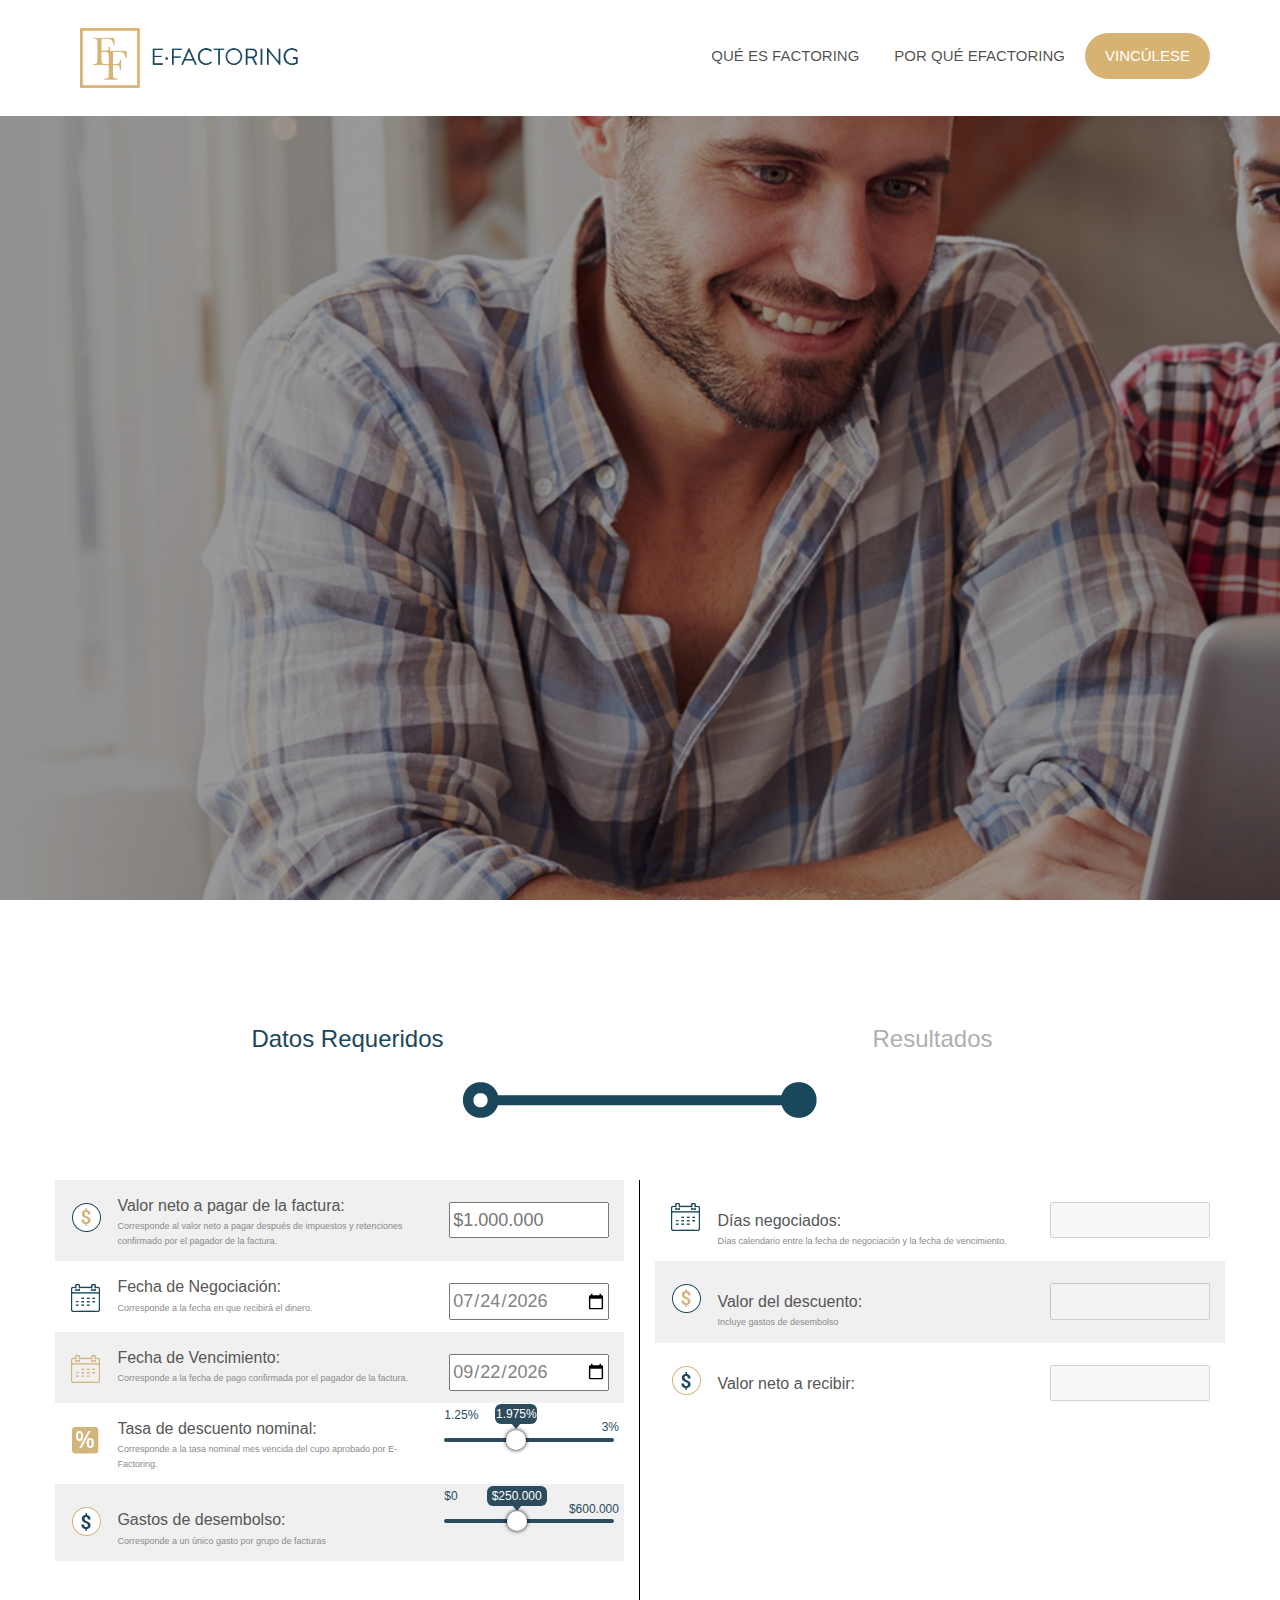
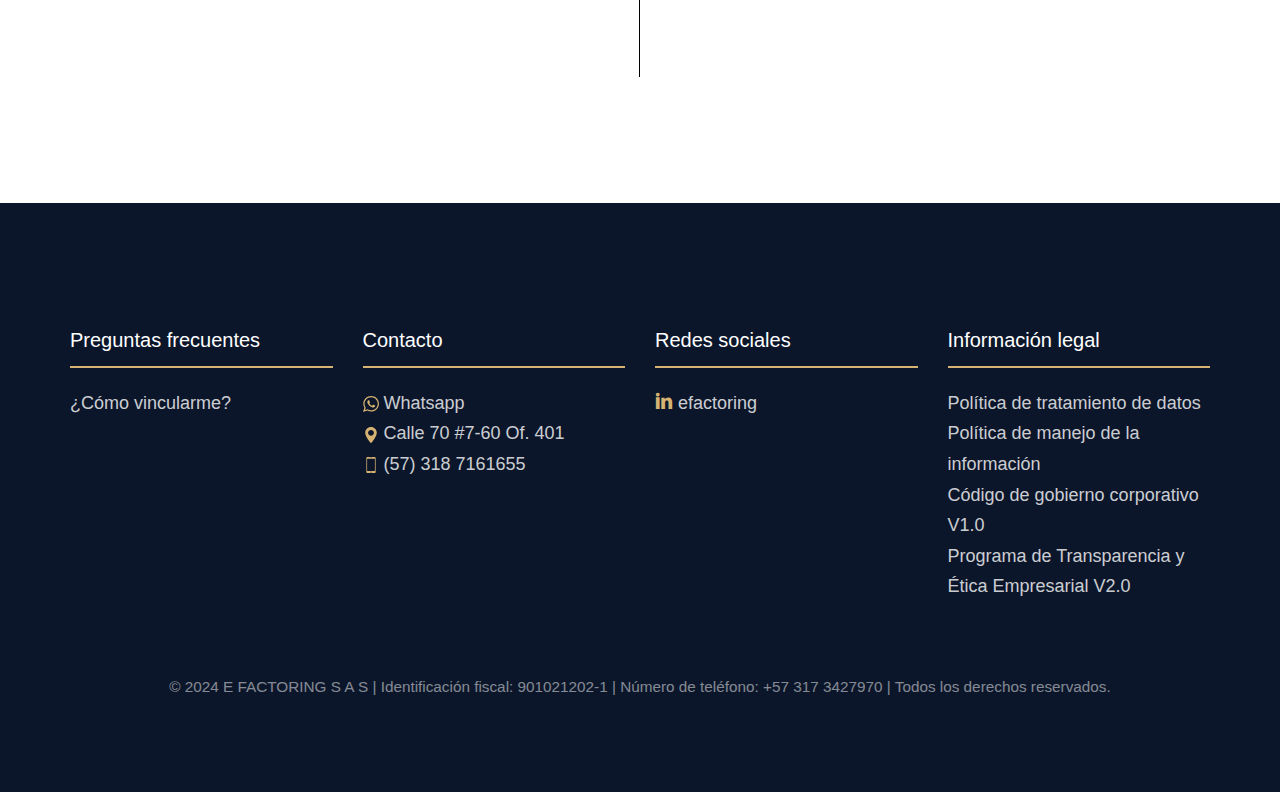
<file: simulador.html>
<!DOCTYPE HTML>
<html>

<head>

    <!-- Global site tag (gtag.js) - Google Analytics -->
    <script async src="https://www.googletagmanager.com/gtag/js?id=UA-149325306-1"></script>
    <script>
        window.dataLayer = window.dataLayer || [];

        function gtag() {
            dataLayer.push(arguments);
        }
        gtag('js', new Date());

        gtag('config', 'UA-149325306-1');
    </script>

    <!-- Widget JivoChat -->
    <script src="//code.jivosite.com/widget/cS0whQV81p" async></script>

    <meta charset="utf-8">
    <meta http-equiv="X-UA-Compatible" content="IE=edge">
    <title>eFactoring - Factoring en Colombia</title>
    <meta name="viewport" content="width=device-width, initial-scale=1">
    <meta name="description" content="" />
    <meta name="keywords" content="" />
    <meta name="author" content="" />

    <!-- Facebook and Twitter integration -->
    <meta property="og:title" content="" />
    <meta property="og:image" content="" />
    <meta property="og:url" content="" />
    <meta property="og:site_name" content="" />
    <meta property="og:description" content="" />
    <meta name="twitter:title" content="" />
    <meta name="twitter:image" content="" />
    <meta name="twitter:url" content="" />
    <meta name="twitter:card" content="" />

    <link href="https://fonts.googleapis.com/css?family=Playfair+Display:400,700" rel="stylesheet">

    <!-- Animate.css -->
    <link rel="stylesheet" href="css/animate.css">
    <!-- Icomoon Icon Fonts-->
    <link rel="stylesheet" href="css/icomoon.css">
    <!-- Bootstrap  -->
    <link rel="stylesheet" href="css/bootstrap.css">

    <!-- Magnific Popup -->
    <link rel="stylesheet" href="css/magnific-popup.css">

    <!-- Owl Carousel  -->
    <link rel="stylesheet" href="css/owl.carousel.min.css">
    <link rel="stylesheet" href="css/owl.theme.default.min.css">
    <!-- Flexslider  -->
    <link rel="stylesheet" href="css/flexslider.css">
    <!-- Flaticons  -->
    <link rel="stylesheet" href="fonts/flaticon/font/flaticon.css">

    <!-- Theme style  -->
    <link rel="stylesheet" href="css/style.css">

    <!-- Modernizr JS -->
    <script src="js/modernizr-2.6.2.min.js"></script>
    <!-- FOR IE9 below -->
    <!--[if lt IE 9]>
	<script src="js/respond.min.js"></script>
	<![endif]-->

</head>

<style>
    /* Centra el icono y el input en la fila */
    
    .icon img,
    .filaSimulador input,
    .ajusteTitulo {
        margin-top: 10px;
    }
    /* Centra el icono y el input en la fila derecha*/
    
    .filaResultados .simuladorTitulo {
        margin-top: 15px;
    }
    /* Evita que se salga de la columna */
    
    .filaSimulador input {
        width: inherit;
        width: -webkit-fill-available;
    }
    
    .simuladorsub {
        font-size: 9px;
        text-align: left;
        color: #8A8A8A;
    }
    
    .simuladorTitulo {
        font-size: 16px;
        color: #565656;
        white-space: nowrap;
    }
    
    .filaSimulador {
        text-align: left;
        /* background-color: #F0F0F0; */
        vertical-align: middle;
        padding: 12px 0;
    }
    
    .filaInputs {
        padding-right: 15px;
        border-right: 0.5px solid black;
    }
    
    .filaResultados {
        padding-left: 15px;
    }
    
    .filaInputs .col-md-12:nth-child(2n+1),
    .filaResultados .col-md-12:nth-child(2n+1) {
        background-color: #F0F0F0;
    }
    
    .filaInputs .col-md-12:nth-child(2n),
    .filaResultados .col-md-12:nth-child(2n) {
        background-color: WHITE;
    }
    
    input[type="text"] {
        text-align: right;
        padding-right: 10px;
    }
    /* Los sliders del simulador */
    
    .contenedorSlider {
        min-height: 50px;
        padding: 0 10px;
        margin: 0;
        position: relative;
        display: flex;
        align-items: center;
        justify-content: center;
    }
    
    input[type=range] {
        -webkit-appearance: none;
        margin: 20px 0;
        width: 100%;
    }
    
    input[type=range]:focus {
        outline: none;
    }
    
    input[type=range]::-webkit-slider-runnable-track {
        width: 100%;
        height: 4px;
        cursor: pointer;
        animate: 0.2s;
        background: #2C4B5D;
        border-radius: 25px;
    }
    
    input[type=range]::-webkit-slider-thumb {
        height: 20px;
        width: 20px;
        border-radius: 50%;
        background: #fff;
        box-shadow: 0 0 4px 0 rgba(0, 0, 0, 1);
        cursor: pointer;
        -webkit-appearance: none;
        margin-top: -8px;
    }
    
    input[type=range]:focus::-webkit-slider-runnable-track {
        background: #2C4B5D;
    }
    /* pone el marcador del cero */
    
    .range-wrap:before {
        content: "1.25%";
        float: left;
        color: #2c4B5D;
        font-size: 12px;
        margin-left: 0px;
        margin-top: -13px;
    }
    
    .gastos .range-wrap:before {
        content: "$0";
    }
    /* marcador del límite superior */
    
    .contenedorSlider:after {
        content: "3%";
        position: absolute;
        right: 0;
        color: #2c4B5D;
        font-size: 12px;
        margin-right: 5px;
        margin-top: -24px;
    }
    /* marcador del límite superior */
    
    .contenedorSlider.gastos:after {
        content: "$600.000";
    }
    
    .range-wrap {
        width: 500px;
        position: relative;
    }
    
    .range-value {
        position: absolute;
        top: -30%;
        z-index: 5;
    }
    
    .range-value span {
        width: 42px;
        height: 20px;
        line-height: 20px;
        text-align: center;
        background: #2C4B5D;
        color: #fff;
        font-size: 12px;
        display: block;
        position: absolute;
        left: 50%;
        transform: translate(-50%, 0);
        border-radius: 6px;
    }
    
    #rangeVGastosDesembolso.range-value span {
        width: 60px;
    }
    
    .range-value span:before {
        content: "";
        position: absolute;
        width: 0;
        height: 0;
        border-top: 6px solid #2C4B5D;
        border-left: 5px solid transparent;
        border-right: 5px solid transparent;
        top: 100%;
        left: 50%;
        margin-left: -5px;
        margin-top: -1px;
    }
    
    .ocultarEnMovil {
        display: block;
    }
    
    .ocultarEnDesktop {
        display: none;
    }
    
    @media screen and (max-width: 768px) {
        .contenedorSlider {
            padding: 28px 24px;
        }
        .ocultarEnMovil {
            display: none;
        }
        .ocultarEnDesktop {
            display: block;
        }
        .filaResultados {
            padding-left: 0;
            border-top: 1px dashed black;
        }
        .filaInputs {
            padding-right: 0;
            border: none;
        }
        .tituloResultadosMovil {
            color: #1A475B;
            text-align: center;
            margin-top: 45px;
            text-decoration: underline;
        }
    }
</style>


<body>

    <div class="colorlib-loader"></div>

    <div id="page">
        <!-- Barra navegadora -->
        <nav class="colorlib-nav" role="navigation">
            <div class="top-menu">
                <div class="container">
                    <div class="row">
                        <div class="col-md-2">
                            <div>
                                <a href="index.html">
                                    <img src="images/EFactoring_logo 2019.png" alt="eFactoring" style="width:220px;height:100%;">
                                </a>
                            </div>
                        </div>
                        <div class="col-md-10 text-right menu-1">
                            <ul>
                                <li><a href="factoring.html">Qué es factoring</a></li>
                                <li><a href="efactoring.html">Por qué eFactoring</a></li>
                                <li class="btn-cta"><a href="vinculacion.html"><span>Vincúlese</span></a></li>
                                <!-- <li class="btn-cta"><a href="#"><span>Sign Up</span></a></li> -->
                            </ul>
                        </div>
                    </div>

                </div>
            </div>
        </nav>

        <aside id="colorlib-hero" class="js-fullheight">
            <div class="flexslider js-fullheight">
                <ul class="slides">
                    <li style="background-image: url(images/E-Factoring-simulador-header.jpg);">
                        <div class="overlay-gradient"></div>
                        <div class="container">
                            <div class="col-md-10 col-md-offset-1 text-center  slider-text">
                                <div class="slider-text-inner desc">
                                    <br><br><br>
                                    <h2 class="heading-section"><br><br>Simulador de eFactoring</h2>
                                </div>
                            </div>
                        </div>
                    </li>
                </ul>
            </div>
        </aside>

        <div id="colorlib-practice">
            <div class="container">
                <div class="row">
                    <div class="col-md-12 text-center ">
                        <div class="row">
                            <div class="col-md-6 text-center ">
                                <h3 style="color: #1A475B">Datos Requeridos</h3>
                            </div>
                            <div class="col-md-6 text-center ocultarEnMovil">
                                <h3 style="color: #AFAFAF;">Resultados</h3>
                            </div>
                            <div class="col-md-12 text-center ocultarEnMovil">
                                <span class="icon"><img src="images\IconosSimulador\Asset 6.png"></span>
                                <br><br><br>
                            </div>
                        </div>
                    </div>
                </div>

                <!-- Mitad Izquierda (input) -->

                <div class="row">
                    <div class="col-md-6 text-center ">
                        <div class="row filaInputs">

                            <div class="col-md-12 text-center ">
                                <div class="row filaSimulador">
                                    <div class="col-md-1 col-xs-2 text-center ">
                                        <span class="icon"><img src="images\IconosSimulador\Asset 1.png"></span>
                                    </div>
                                    <div class="col-md-7 col-xl-6 col-xs-10">
                                        <div class="simuladorTitulo">Valor neto a pagar de la factura:</div>
                                        <div class="simuladorsub">Corresponde al valor neto a pagar después de impuestos y retenciones confirmado por el pagador de la factura.</div>
                                    </div>
                                    <div class="col-md-4 col-xl-5 col-xs-12 text-center ">
                                        <input style="text-align: left;" type="text" step="any" required="true" pattern="^\$\d{1,3}(,\d{3})*(\,\d+)?$" name="valorneto" data-type="currency" placeholder="$1.000.000">
                                    </div>
                                </div>
                            </div>
                            <div class="col-md-12 text-center ">
                                <div class="row filaSimulador">
                                    <div class="col-md-1 col-xs-2 text-center ">
                                        <span class="icon"><img src="images\IconosSimulador\Asset 2.png"></span>
                                    </div>
                                    <div class="col-md-7 col-xl-6 col-xs-10">
                                        <div class="simuladorTitulo">Fecha de Negociación:</div>
                                        <div class="simuladorsub">Corresponde a la fecha en que recibirá el dinero.</div>
                                    </div>
                                    <div class="col-md-4 col-xl-5 col-xs-12 text-center ">
                                        <input type="date" name="fechaNegociacion" value="">
                                    </div>
                                </div>
                            </div>
                            <div class="col-md-12 text-center ">
                                <div class="row filaSimulador">
                                    <div class="col-md-1 col-xs-2 text-center ">
                                        <span class="icon"><img src="images\IconosSimulador\Asset 3.png"></span>
                                    </div>
                                    <div class="col-md-7 col-xl-6 col-xs-10">
                                        <div class="simuladorTitulo">Fecha de Vencimiento:</div>
                                        <div class="simuladorsub">Corresponde a la fecha de pago confirmada por el pagador de la factura.</div>
                                    </div>
                                    <div class="col-md-4 col-xl-5 col-xs-12 text-center ">
                                        <input type="date" name="fechaVencimiento" value="">
                                    </div>
                                </div>
                            </div>
                            <div class="col-md-12 text-center ">
                                <div class="row filaSimulador">
                                    <div class="col-md-1 col-xs-2 text-center ">
                                        <span class="icon"><img src="images\IconosSimulador\Asset 4.png"></span>
                                    </div>
                                    <div class="col-md-7 col-xl-6 col-xs-10">
                                        <div class="simuladorTitulo">Tasa de descuento nominal:</div>
                                        <div class="simuladorsub">Corresponde a la tasa nominal mes vencida del cupo aprobado por E-Factoring.</div>
                                    </div>
                                    <div class="col-md-4 col-xl-5 col-xs-12 text-center contenedorSlider">
                                        <div class="range-wrap">
                                            <div class="range-value" id="rangeVTasanominal"></div>
                                            <input type="range" min="1.25" max="3" value="1.975" class="slider" id="tasanominal" step="0.025">
                                        </div>
                                    </div>
                                </div>
                            </div>
                            <div class="col-md-12 text-center ">
                                <div class="row filaSimulador">
                                    <div class="col-md-1 col-xs-2 text-center ">
                                        <span class="icon"><img src="images\IconosSimulador\Asset 5.png"></span>
                                    </div>
                                    <div class="col-md-7 col-xl-6 col-xs-10">
                                        <div class="simuladorTitulo ajusteTitulo">Gastos de desembolso:</div>
                                        <div class="simuladorsub">Corresponde a un único gasto por grupo de facturas</div>
                                    </div>
                                    <div class="col-md-4 col-xl-5 col-xs-12 text-center gastos contenedorSlider">
                                        <div class="range-wrap">
                                            <div class="range-value" id="rangeVGastosDesembolso"></div>
                                            <input type="range" min="0" max="600000" value="250000" class="slider" id="gastosDesembolso" step="5000">
                                        </div>
                                    </div>
                                </div>
                            </div>

                            <div class="row">
                                <div class="col-md-6  col-xs-12">
                                    <br>
                                    <div class="text-center animate-box">
                                        <p><a class="btn btn-primary btn-lg btn-learn" onclick="calcularNeto()">Calcular</a></p>
                                    </div>

                                </div>
                                <div class="col-md-6  col-xs-12">
                                    <br>
                                    <div class="text-center animate-box">
                                        <p><a style="background-color: #21485A" class="btn btn-primary btn-lg btn-learn" onclick="limpiar()">Limpiar</a></p>
                                    </div>

                                </div>
                            </div>

                        </div>
                    </div>
                    <!-- Mitad derecha (resultados) -->
                    <div class="col-md-6 text-center ">
                        <div class="row filaResultados">
                            <div class="col-md-6 text-center ocultarEnDesktop">
                                <h3 class="tituloResultadosMovil">Resultados</h3>
                                <!-- <h3 style="color: #AFAFAF;">Resultados</h3> -->
                            </div>

                            <div class="col-md-12 text-center ">
                                <div class="row filaSimulador">
                                    <div class="col-md-1 col-xs-2 text-center ">
                                        <span class="icon"><img src="images\IconosSimulador\Asset 2.png"></span>
                                    </div>
                                    <div class="col-md-7 col-xl-6 col-xs-10">
                                        <div class="simuladorTitulo">Días negociados:</div>
                                        <div class="simuladorsub">Días calendario entre la fecha de negociación y la fecha de vencimiento.</div>

                                    </div>
                                    <div class="col-md-4 col-xl-5 col-xs-12 text-center ">
                                        <input type="text" id="diasNegociados" disabled="true">
                                    </div>
                                </div>
                            </div>
                            <div class="col-md-12 text-center ">
                                <div class="row filaSimulador">
                                    <div class="col-md-1 col-xs-2 text-center ">
                                        <span class="icon"><img src="images\IconosSimulador\Asset 1.png"></span>
                                    </div>
                                    <div class="col-md-7 col-xl-6 col-xs-10">
                                        <div class="simuladorTitulo">Valor del descuento:</div>
                                        <div class="simuladorsub">Incluye gastos de desembolso</div>
                                    </div>
                                    <div class="col-md-4 col-xl-5 col-xs-12 text-center ">
                                        <input type="text" id="valorDescuento" disabled="true">
                                    </div>
                                </div>
                            </div>
                            <div class="col-md-12 text-center ">
                                <div class="row filaSimulador">
                                    <div class="col-md-1 col-xs-2 text-center ">
                                        <span class="icon"><img src="images\IconosSimulador\Asset 5.png"></span>
                                    </div>
                                    <div class="col-md-7 col-xl-6 col-xs-10">
                                        <div class="simuladorTitulo">Valor neto a recibir:</div>
                                        <div class="simuladorsub"></div>
                                    </div>
                                    <div class="col-md-4 col-xl-5 col-xs-12 text-center ">
                                        <input type="text" id="arecibir" disabled="true">
                                    </div>
                                </div>
                            </div>
                        </div>
                    </div>
                </div>




            </div>
        </div>


        <!-- Footer -->
        <footer id="colorlib-footer" role="contentinfo">
            <div class="container">
                <div class="row row-pb-md">
                    <div class="col-md-3 colorlib-widget">
                        <h4>Preguntas frecuentes</h4>
                        <ul class="colorlib-footer-links">
                            <li><a href="vinculacion.html">¿Cómo vincularme?</a></li>
                        </ul>
                    </div>
                    <div class="col-md-3">
                        <h4>Contacto</h4>
                        <ul class="colorlib-footer-links">
                            <li>
                                <a href="https://wa.me/573187161655?text=Hola.%20Me%20gustaría%20saber%20más%20sobre%20eFactoring" target="_blank"><img src="images/001-whatsapp.svg" height="16px" style="display:inline-block;">&nbsp;Whatsapp</a>
                            </li>
                            <li>
                                <a href="https://goo.gl/maps/x6AiB2Fh87ek1o526" target="_blank"><img src="images/002-pin.svg" height="16px" style="display:inline-block;">&nbsp;Calle 70 #7-60 Of. 401</a>
                            </li>
                            <li>
                                <a href="tel:573187161655" target="_blank"><img src="images/003-smartphone.svg" height="16px" style="display:inline-block;">&nbsp;(57) 318 7161655</a>
                            </li>
                        </ul>
                    </div>

                    <div class="col-md-3">
                        <h4>Redes sociales</h4>
                        <ul class="colorlib-footer-links">
                            <li><i class="icon-linkedin" style="color: #d7b373;"></i><a href="https://www.linkedin.com/company/efactoring"> efactoring</a></li>
                        </ul>
                    </div>

                    <div class="col-md-3">
                        <h4>Información legal</h4>
                        <ul class="colorlib-footer-links">
                            <li><a href="docs/TratamientoDeDatos.pdf">Política de tratamiento de datos</a></li>
                            <li><a href="docs/ManejoInformación.pdf">Política de manejo de la información</a></li>
                            <li><a href="docs/GobiernoCorpV1.pdf">Código de gobierno corporativo V1.0</a></li>
                            <li><a href="docs/Transparencia&Etica.pdf">Programa de Transparencia y Ética Empresarial V2.0</a></li>
                        </ul>
                    </div>

                </div>

                <div class="row copyright">
                    <div class="col-md-12 text-center">
                        <p>
                            <small class="block">&copy; 2024 E FACTORING S A S | Identificación fiscal: 901021202-1 | Número de teléfono: +57 317 3427970 | Todos los derechos reservados.</small>
                        </p>
                    </div>
                </div>

            </div>
        </footer>
    </div>

    <div class="gototop js-top">
        <a href="#" class="js-gotop"><i class="icon-arrow-up"></i></a>
    </div>

    <!-- jQuery -->
    <script src="js/jquery.min.js"></script>
    <!-- jQuery Easing -->
    <script src="js/jquery.easing.1.3.js"></script>
    <!-- Bootstrap -->
    <script src="js/bootstrap.min.js"></script>
    <!-- Waypoints -->
    <script src="js/jquery.waypoints.min.js"></script>
    <!-- Stellar Parallax -->
    <script src="js/jquery.stellar.min.js"></script>
    <!-- Carousel -->
    <script src="js/owl.carousel.min.js"></script>
    <!-- Flexslider -->
    <script src="js/jquery.flexslider-min.js"></script>
    <!-- countTo -->
    <script src="js/jquery.countTo.js"></script>
    <!-- Magnific Popup -->
    <script src="js/jquery.magnific-popup.min.js"></script>
    <script src="js/magnific-popup-options.js"></script>
    <!-- Main -->
    <script src="js/main.js"></script>
    <script>
        const undia = 1000 * 60 * 60 * 24;

        function calcularNeto() {


            let valornetoFactura = $("[name='valorneto']").val().replace("$", "").replace(/\./g, "").replace(",", ".");
            let fechaNegociacion = new Date($("[name='fechaNegociacion']").val());
            let fechaVencimiento = new Date($("[name='fechaVencimiento']").val());
            let tasanominal = $("#tasanominal").val() / 100;
            let gastosDesembolso = $("#gastosDesembolso").val();

            if (valornetoFactura == "") {
                alert("El valor neto a pagar debe ser mayor a $0")
                return;
            }

            let diasNegociados = Math.round(Math.abs((fechaNegociacion - fechaVencimiento) / undia))

            let tasaMVaEA = Math.pow((1 + tasanominal), 12) - 1

            let tasaEAaDV = Math.pow((1 + tasaMVaEA), (1 / 365)) - 1

            console.log("valornetoFactura : " + valornetoFactura);
            console.log("diasNegociados : " + diasNegociados);
            console.log("tasaMVaEA : " + tasaMVaEA);
            console.log("tasaEAaDV : " + tasaEAaDV);

            let valorPresente = pv(tasaEAaDV, diasNegociados, 0, valornetoFactura) * -1;
            let valorNetoAPagar = valorPresente - gastosDesembolso;
            // let valorNetoAPagar= pv(tasaEAaDV,diasNegociados,0,valornetoFactura); 
            console.log("valorPresente : " + valorPresente);
            console.log("valorNetoAPagar : " + valorNetoAPagar);
            console.log("gastosDesembolso : " + gastosDesembolso);
            $("#diasNegociados").val(diasNegociados);
            $("#valorDescuento").val("$" + formatearCeros(valornetoFactura - valorNetoAPagar));
            $("#valorDesembolso").val("$" + formatearCeros(valorPresente));
            $("#arecibir").val("$" + formatearCeros(valorNetoAPagar));
        }


        // Parameters are rate, total number of periods, payment made each period and future value
        function pv(rate, nper, pmt, fv) {
            rate = parseFloat(rate);
            nper = parseFloat(nper);
            pmt = parseFloat(pmt);
            fv = parseFloat(fv);
            if (nper == 0) {
                alert("La fecha de Vencimiento debe al menos un día mayor al la fecha de negociación ");
                return (0);
            }
            if (rate == 0) { // Interest rate is 0
                pv_value = -(fv + (pmt * nper));
            } else {
                x = Math.pow(1 + rate, -nper);
                y = Math.pow(1 + rate, nper);
                pv_value = -(x * (fv * rate - pmt + y * pmt)) / rate;
            }
            pv_value = conv_number(pv_value, 2);
            return (pv_value);
        }

        // This function is from David Goodman's Javascript Bible.
        function conv_number(expr, decplaces) {
            var str = "" + Math.round(eval(expr) * Math.pow(10, decplaces));
            while (str.length <= decplaces) {
                str = "0" + str;
            }

            var decpoint = str.length - decplaces;
            return (str.substring(0, decpoint) + "." + str.substring(decpoint, str.length));
        }




        // Devulve a cero el campo de valor neto Factura y los de fecha
        function limpiar() {
            $("[name='valorneto']").val("");
            iniciarFechas();
            //  new Date($("[name='fechaNegociacion']").val("2020-01-01"));
            //  new Date($("[name='fechaVencimiento']").val("2020-01-01"));
            $("#tasanominal").val("1.95");
            $("#gastosDesembolso").val(250000);
        }


        //formatea un número como moneda
        function formatearCeros(amount) {
            var dollars = Math.floor(amount).toString().split('');
            var cents = (Math.round((amount % 1) * 100) / 100).toString().split('.')[1];
            if (typeof cents == 'undefined') {
                cents = '00';
            } else if (cents.length == 1) {
                cents = cents + '0';
            }
            var str = '';
            for (var i = dollars.length - 1; i >= 0; i--) {
                str += dollars.splice(0, 1);
                if (i % 3 == 0 && i != 0) str += '.';
            }
            return str;

        }
        //-------------pone el valor inical del slider negociacion como hoy y el de vencimiento en  60 días




        function iniciarFechas() {
            console.log("onload")
            var hoy = new Date();
            var yyyymmdd = new Date(hoy.getTime() - (hoy.getTimezoneOffset() * 60000))
                .toISOString()
                .split("T")[0];

            $("[name='fechaNegociacion']").val(yyyymmdd);

            var dias60 = new Date(hoy.getTime() - (hoy.getTimezoneOffset() * 60000) + 60 * 24 * 3600 * 1000)
                .toISOString()
                .split("T")[0];

            $("[name='fechaVencimiento']").val(dias60)
        }

        window.onload = iniciarFechas;

        // ----para los sliders, que se muestre el número encima cuando se arraste----
        //no estan dentro de ningun metodo (ni onload ni .ready) pq entonces no se muestran al cargar la página
        {

            // slider 1
            const
                range = document.getElementById('tasanominal'),
                rangeV = document.getElementById('rangeVTasanominal'),
                setValue = () => {
                    let
                        newValue = Number((range.value - range.min) * 100 / (range.max - range.min)),
                        newPosition = 10 - (newValue * 0.2)
                    valorSlider = Number(range.value).toFixed(3);
                    rangeV.innerHTML = `<span>${valorSlider}%</span>`;
                    rangeV.style.left = `calc(${newValue}% + (${newPosition}px))`;
                };
            document.addEventListener("DOMContentLoaded", setValue);
            range.addEventListener('input', setValue);


            //slider 2

            const
                range2 = document.getElementById('gastosDesembolso'),
                rangeV2 = document.getElementById('rangeVGastosDesembolso'),
                setValue2 = () => {
                    let
                        newValue = Number((range2.value - range2.min) * 100 / (range2.max - range2.min)),
                        newPosition = 10 - (newValue * 0.2);
                    rangeV2.innerHTML = `<span>$${formatearCeros(range2.value)}</span>`;
                    rangeV2.style.left = `calc(${newValue}% + (${newPosition}px))`;
                };
            document.addEventListener("DOMContentLoaded", setValue2);
            range2.addEventListener('input', setValue2);

        }

        //------para que el campo de valor neto se formatee como moneda-----

        // Jquery Dependency

        $("input[data-type='currency']").on({
            keyup: function() {
                formatCurrency($(this));
            },
            blur: function() {
                formatCurrency($(this), "blur");
            }
        });


        function formatNumber(n) {
            // format number 1000000 to 1,234,567
            return n.replace(/\D/g, "").replace(/\B(?=(\d{3})+(?!\d))/g, ".")
        }


        function formatCurrency(input, blur) {
            // appends $ to value, validates decimal side
            // and puts cursor back in right position.

            // get input value
            var input_val = input.val();

            // don't validate empty input
            if (input_val === "") {
                return;
            }

            // original length
            var original_len = input_val.length;

            // initial caret position 
            var caret_pos = input.prop("selectionStart");

            // check for decimal
            if (input_val.indexOf(",") >= 0) {

                // get position of first decimal
                // this prevents multiple decimals from
                // being entered
                var decimal_pos = input_val.indexOf(",");

                // split number by decimal point
                var left_side = input_val.substring(0, decimal_pos);
                var right_side = input_val.substring(decimal_pos);

                // add commas to left side of number
                left_side = formatNumber(left_side);

                // validate right side
                right_side = formatNumber(right_side);

                // On blur make sure 2 numbers after decimal
                if (blur === "blur") {
                    right_side += "00";
                }

                // Limit decimal to only 2 digits
                right_side = right_side.substring(0, 2);

                // join number by .
                input_val = "$" + left_side + "," + right_side;

            } else {
                // no decimal entered
                // add commas to number
                // remove all non-digits
                input_val = formatNumber(input_val);
                input_val = "$" + input_val;

                // final formatting
                if (blur === "blur") {
                    input_val += ",00";
                }
            }

            // send updated string to input
            input.val(input_val);

            // put caret back in the right position
            var updated_len = input_val.length;
            caret_pos = updated_len - original_len + caret_pos;
            input[0].setSelectionRange(caret_pos, caret_pos);
        }
    </script>
</body>

</html>
</file>
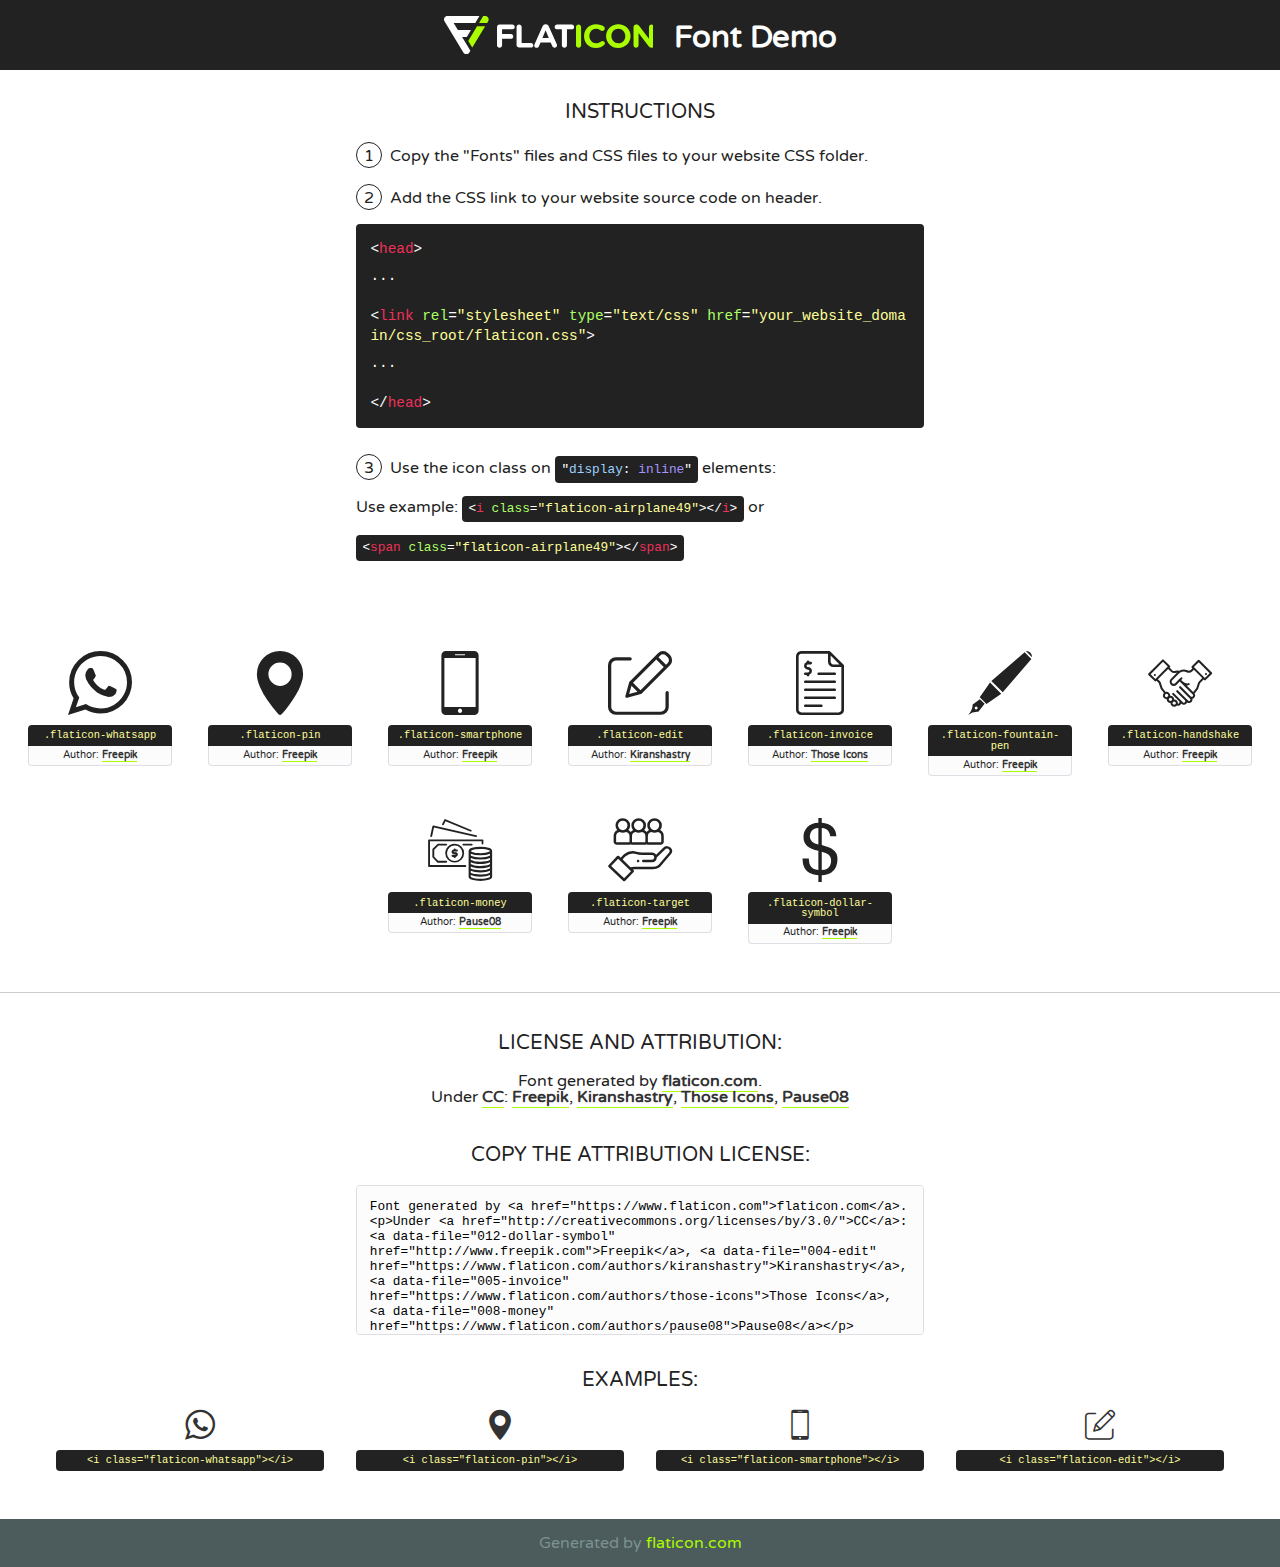
<file: fonts/flaticon/font - vieja/flaticon.html>
<!DOCTYPE html>
<!--
  Flaticon icon font: Flaticon
  Creation date: 27/11/2019 20:17
-->
<html>
<!DOCTYPE html>
<html>

<head>
    <title>Flaticon WebFont</title>
    <link href="http://fonts.googleapis.com/css?family=Varela+Round" rel="stylesheet" type="text/css" />
    <link rel="stylesheet" type="text/css" href="flaticon.css">
    <meta charset="UTF-8">
    <style>
    html, body, div, span, applet, object, iframe,
    h1, h2, h3, h4, h5, h6, p, blockquote, pre,
    a, abbr, acronym, address, big, cite, code,
    del, dfn, em, img, ins, kbd, q, s, samp,
    small, strike, strong, sub, sup, tt, var,
    b, u, i, center,
    dl, dt, dd, ol, ul, li,
    fieldset, form, label, legend,
    table, caption, tbody, tfoot, thead, tr, th, td,
    article, aside, canvas, details, embed, 
    figure, figcaption, footer, header, hgroup, 
    menu, nav, output, ruby, section, summary,
    time, mark, audio, video {
        margin: 0;
        padding: 0;
        border: 0;
        font-size: 100%;
        font: inherit;
        vertical-align: baseline;
    }
    /* HTML5 display-role reset for older browsers */
    article, aside, details, figcaption, figure, 
    footer, header, hgroup, menu, nav, section {
        display: block;
    }
    body {
        line-height: 1;
    }
    ol, ul {
        list-style: none;
    }
    blockquote, q {
        quotes: none;
    }
    blockquote:before, blockquote:after,
    q:before, q:after {
        content: '';
        content: none;
    }
    table {
        border-collapse: collapse;
        border-spacing: 0;
    }
    body {
        font-family: 'Varela Round', Helvetica, Arial, sans-serif;
        font-size: 16px;
        color: #222;
    }
    a {
        color: #333;
        border-bottom: 1px solid #a9fd00;
        font-weight: bold;
        text-decoration: none;
    }
    * {
        -moz-box-sizing: border-box;
        -webkit-box-sizing: border-box;
        box-sizing: border-box;
        margin: 0;
        padding: 0;
    }
    [class^="flaticon-"]:before, [class*=" flaticon-"]:before, [class^="flaticon-"]:after, [class*=" flaticon-"]:after {
        font-family: Flaticon;
        font-size: 30px;
        font-style: normal;
        margin-left: 20px;
        color: #333;
    }
    .wrapper {
        max-width: 600px;
        margin: auto;
        padding: 0 1em;
    }
    .title {
        font-size: 1.25em;
        text-align: center;
        margin-bottom: 1em;
        text-transform: uppercase;
    }
    header {
        text-align: center;
        background-color: #222;
        color: #fff;
        padding: 1em;
    }
    header .logo {
        width: 210px;
        height: 38px;
        display: inline-block;
        vertical-align: middle;
        margin-right: 1em;
        border: none;
    }
    header strong {
        font-size: 1.95em;
        font-weight: bold;
        vertical-align: middle;
        margin-top: 5px;
        display: inline-block;
    }
    .demo {
        margin: 2em auto;
        line-height: 1.25em;
    }
    .demo ul li {
        margin-bottom: 1em;
    }
    .demo ul li .num {
        color: #222;
        border-radius: 20px;
        display: inline-block;
        width: 26px;
        padding: 3px;
        height: 26px;
        text-align: center;
        margin-right: 0.5em;
        border: 1px solid #222;
    }
    .demo ul li code {
        background-color: #222;
        border-radius: 4px;
        padding: 0.25em 0.5em;
        display: inline-block;
        color: #fff;
        font-family: Consolas,Monaco,Lucida Console,Liberation Mono,DejaVu Sans Mono,Bitstream Vera Sans Mono,Courier New, monospace;
        font-weight: lighter;
        margin-top: 1em;
        font-size: 0.8em;
        word-break: break-all;
    }
    .demo ul li code.big {
        padding: 1em;
        font-size: 0.9em;
    }
    .demo ul li code .red {
        color: #EF3159;
    }
    .demo ul li code .green {
        color: #ACFF65;
    }
    .demo ul li code .yellow {
        color: #FFFF99;
    }
    .demo ul li code .blue {
        color: #99D3FF;
    }
    .demo ul li code .purple {
        color: #A295FF;
    }
    .demo ul li code .dots {
        margin-top: 0.5em;
        display: block;
    }
    #glyphs {
        border-bottom: 1px solid #ccc;
        padding: 2em 0;
        text-align: center;
    }
    .glyph {
        display: inline-block;
        width: 9em;
        margin: 1em;
        text-align: center;
        vertical-align: top;
        background: #FFF;
    }
    .glyph .glyph-icon {
        padding: 10px;
        display: block;
        font-family:"Flaticon";
        font-size: 64px;
        line-height: 1;
    }
    .glyph .glyph-icon:before {
        font-size: 64px;
        color: #222;
        margin-left: 0;
    }
    .class-name {
        font-size: 0.65em;
        background-color: #222;
        color: #fff;
        border-radius: 4px 4px 0 0;
        padding: 0.5em;
        color: #FFFF99;
        font-family: Consolas,Monaco,Lucida Console,Liberation Mono,DejaVu Sans Mono,Bitstream Vera Sans Mono,Courier New, monospace;
    }
    .author-name {
        font-size: 0.6em;
        background-color: #fcfcfd;
        border: 1px solid #DEDEE4;
        border-top: 0;
        border-radius: 0 0 4px 4px;
        padding: 0.5em;
    }
    .class-name:last-child {
        font-size: 10px;
        color:#888;
    }
    .class-name:last-child a {
        font-size: 10px;
        color:#555;
    }
    .class-name:last-child a:hover {
        color:#a9fd00;
    }
    .glyph > input {
        display: block;
        width: 100px;
        margin: 5px auto;
        text-align: center;
        font-size: 12px;
        cursor: text;
    }
    .glyph > input.icon-input {
        font-family:"Flaticon";
        font-size: 16px;
        margin-bottom: 10px;
    }
    .attribution .title {
        margin-top: 2em;
    }
    .attribution textarea {
        background-color: #fcfcfd;
        padding: 1em;
        border: none;
        box-shadow: none;
        border: 1px solid #DEDEE4;
        border-radius: 4px;
        resize: none;
        width: 100%;
        height: 150px;
        font-size: 0.8em;
        font-family: Consolas,Monaco,Lucida Console,Liberation Mono,DejaVu Sans Mono,Bitstream Vera Sans Mono,Courier New, monospace;
        -webkit-appearance: none;
    }
    .iconsuse {
        margin: 2em auto;
        text-align: center;
        max-width: 1200px;
    }
    .iconsuse:after {
        content: '';
        display: table;
        clear: both;
    }
    .iconsuse .image {
        float: left;
        width: 25%;
        padding: 0 1em;
    }
    .iconsuse .image p {
        margin-bottom: 1em;
    }
    .iconsuse .image span {
        display: block;
        font-size: 0.65em;
        background-color: #222;
        color: #fff;
        border-radius: 4px;
        padding: 0.5em;
        color: #FFFF99;
        margin-top: 1em;
        font-family: Consolas,Monaco,Lucida Console,Liberation Mono,DejaVu Sans Mono,Bitstream Vera Sans Mono,Courier New, monospace;
    }
    #footer {
        text-align: center;
        background-color: #4C5B5C;
        color: #7c9192;
        padding: 1em;
    }
    #footer a {
        border: none;
        color: #a9fd00;
        font-weight: normal;
    }
    @media (max-width: 960px) {
        .iconsuse .image {
            width: 50%;
        }
    }
    @media (max-width: 560px) {
        .iconsuse .image {
            width: 100%;
        }
    }
    </style>
</head>

<body class="characters-off">

    <header>
        <a href="https://www.flaticon.com" target="_blank" class="logo">
            <svg version="1.1" xmlns="http://www.w3.org/2000/svg" xmlns:xlink="http://www.w3.org/1999/xlink" xmlns:a="http://ns.adobe.com/AdobeSVGViewerExtensions/3.0/" viewBox="0 0 560.875 102.036" enable-background="new 0 0 560.875 102.036" xml:space="preserve">
                <defs>
                </defs>
                <g>
                    <g class="letters">
                        <path fill="#ffffff" d="M141.596,29.675c0-3.777,2.985-6.767,6.764-6.767h34.438c3.426,0,6.15,2.728,6.15,6.15
                        c0,3.43-2.724,6.149-6.15,6.149h-27.674v13.091h23.719c3.429,0,6.151,2.724,6.151,6.15c0,3.43-2.723,6.149-6.151,6.149h-23.719
                        v17.574c0,3.773-2.986,6.761-6.764,6.761c-3.779,0-6.764-2.989-6.764-6.761V29.675z"></path>
                        <path fill="#ffffff" d="M193.844,29.149c0-3.781,2.985-6.767,6.764-6.767c3.776,0,6.763,2.985,6.763,6.767v42.957h25.039
                        c3.426,0,6.149,2.726,6.149,6.153c0,3.425-2.723,6.15-6.149,6.15h-31.802c-3.779,0-6.764-2.986-6.764-6.768V29.149z"></path>
                        <path fill="#ffffff" d="M241.891,75.71l21.438-48.407c1.492-3.341,4.215-5.357,7.906-5.357h0.792
                        c3.686,0,6.323,2.017,7.815,5.357l21.439,48.407c0.436,0.967,0.701,1.845,0.701,2.723c0,3.602-2.809,6.501-6.414,6.501
                        c-3.161,0-5.269-1.845-6.499-4.655l-4.132-9.661h-27.059l-4.301,10.102c-1.144,2.631-3.426,4.214-6.237,4.214
                        c-3.517,0-6.24-2.81-6.24-6.325C241.1,77.64,241.451,76.677,241.891,75.71z M279.932,58.666l-8.521-20.297l-8.526,20.297H279.932
                        z"></path>
                        <path fill="#ffffff" d="M314.864,35.387H301.86c-3.429,0-6.239-2.813-6.239-6.238c0-3.429,2.811-6.24,6.239-6.24h39.533
                        c3.426,0,6.237,2.811,6.237,6.24c0,3.425-2.811,6.238-6.237,6.238h-13.001v42.785c0,3.773-2.99,6.761-6.764,6.761
                        c-3.779,0-6.764-2.989-6.764-6.761V35.387z"></path>
                        <path fill="#A9FD00" d="M352.615,29.149c0-3.781,2.985-6.767,6.767-6.767c3.774,0,6.761,2.985,6.761,6.767v49.024
                        c0,3.773-2.987,6.761-6.761,6.761c-3.781,0-6.767-2.989-6.767-6.761V29.149z"></path>
                        <path fill="#A9FD00" d="M374.132,53.836v-0.179c0-17.481,13.178-31.801,32.065-31.801c9.22,0,15.459,2.458,20.557,6.238
                        c1.402,1.054,2.637,2.985,2.637,5.357c0,3.692-2.985,6.59-6.681,6.59c-1.845,0-3.071-0.702-4.044-1.319
                        c-3.776-2.813-7.729-4.393-12.562-4.393c-10.364,0-17.831,8.611-17.831,19.154v0.173c0,10.542,7.291,19.329,17.831,19.329
                        c5.715,0,9.492-1.756,13.359-4.834c1.049-0.874,2.458-1.491,4.039-1.491c3.429,0,6.325,2.813,6.325,6.236
                        c0,2.106-1.056,3.78-2.282,4.834c-5.539,4.834-12.036,7.733-21.878,7.733C387.572,85.464,374.132,71.493,374.132,53.836z"></path>
                        <path fill="#A9FD00" d="M433.009,53.836v-0.179c0-17.481,13.79-31.801,32.766-31.801c18.981,0,32.592,14.143,32.592,31.628v0.173
                        c0,17.483-13.785,31.807-32.769,31.807C446.625,85.464,433.009,71.32,433.009,53.836z M484.224,53.836v-0.179
                        c0-10.539-7.725-19.326-18.626-19.326c-10.893,0-18.449,8.611-18.449,19.154v0.173c0,10.542,7.73,19.329,18.626,19.329
                        C476.676,72.986,484.224,64.378,484.224,53.836z"></path>
                        <path fill="#A9FD00" d="M506.233,29.321c0-3.774,2.99-6.763,6.767-6.763h1.401c3.252,0,5.183,1.583,7.029,3.953l26.093,34.265
                        V29.059c0-3.692,2.99-6.677,6.681-6.677c3.683,0,6.671,2.985,6.671,6.677v48.934c0,3.78-2.987,6.765-6.764,6.765h-0.436
                        c-3.257,0-5.188-1.581-7.034-3.953l-27.056-35.492v32.944c0,3.687-2.985,6.676-6.678,6.676c-3.683,0-6.673-2.989-6.673-6.676
                        V29.321z"></path>
                    </g>
                    <g class="insignia">
                        <path fill="#ffffff" d="M48.372,56.137h12.517l11.156-18.537H37.186L25.688,18.539h57.825L94.668,0H9.271
                        C5.925,0,2.842,1.801,1.198,4.716c-1.644,2.907-1.593,6.482,0.134,9.343l50.38,83.501c1.678,2.781,4.689,4.476,7.938,4.476
                        c3.246,0,6.257-1.695,7.935-4.476l2.898-4.804L48.372,56.137z"></path>
                        <g class="i">
                            <path fill="#A9FD00" d="M93.575,18.539h0.031v0.004l21.652,0.004l2.705-4.488c1.727-2.861,1.778-6.436,0.133-9.343
                            C116.454,1.801,113.371,0,110.026,0h-5.294L93.575,18.539z"></path>
                            <polygon fill="#A9FD00" points="88.291,27.356 64.725,66.486 75.519,84.404 109.942,27.356"></polygon>
                        </g>
                    </g>
                </g>
            </svg>
        </a>
        <strong>Font Demo</strong>
    </header>


    <section class="demo wrapper">

        <p class="title">Instructions</p>

        <ul>
            <li>
                <span class="num">1</span>Copy the "Fonts" files and CSS files to your website CSS folder.
            </li>
            <li>
                <span class="num">2</span>Add the CSS link to your website source code on header.
                <code class="big">
                    &lt;<span class="red">head</span>&gt;
                    <br/><span class="dots">...</span>
                    <br/>&lt;<span class="red">link</span> <span class="green">rel</span>=<span class="yellow">"stylesheet"</span> <span class="green">type</span>=<span class="yellow">"text/css"</span> <span class="green">href</span>=<span class="yellow">"your_website_domain/css_root/flaticon.css"</span>&gt;
                    <br/><span class="dots">...</span>
                    <br/>&lt;/<span class="red">head</span>&gt;
                </code>
            </li>

            <li>
                <p>
                    <span class="num">3</span>Use the icon class on <code>"<span class="blue">display</span>:<span class="purple"> inline</span>"</code> elements:
                    <br />
                    Use example: <code>&lt;<span class="red">i</span> <span class="green">class</span>=<span class="yellow">&quot;flaticon-airplane49&quot;</span>&gt;&lt;/<span class="red">i</span>&gt;</code> or <code>&lt;<span class="red">span</span> <span class="green">class</span>=<span class="yellow">&quot;flaticon-airplane49&quot;</span>&gt;&lt;/<span class="red">span</span>&gt;</code>
            </li>
        </ul>

    </section>




   <section id="glyphs">          
    
      
        <div class="glyph"><div class="glyph-icon flaticon-whatsapp"></div>
            <div class="class-name">.flaticon-whatsapp</div>
            <div class="author-name">Author: <a data-file="001-whatsapp" href="http://www.freepik.com">Freepik</a> </div> 
        </div>        
        
        <div class="glyph"><div class="glyph-icon flaticon-pin"></div>
            <div class="class-name">.flaticon-pin</div>
            <div class="author-name">Author: <a data-file="002-pin" href="http://www.freepik.com">Freepik</a> </div> 
        </div>        
        
        <div class="glyph"><div class="glyph-icon flaticon-smartphone"></div>
            <div class="class-name">.flaticon-smartphone</div>
            <div class="author-name">Author: <a data-file="003-smartphone" href="http://www.freepik.com">Freepik</a> </div> 
        </div>        
        
        <div class="glyph"><div class="glyph-icon flaticon-edit"></div>
            <div class="class-name">.flaticon-edit</div>
            <div class="author-name">Author: <a data-file="004-edit" href="https://www.flaticon.com/authors/kiranshastry">Kiranshastry</a> </div> 
        </div>        
        
        <div class="glyph"><div class="glyph-icon flaticon-invoice"></div>
            <div class="class-name">.flaticon-invoice</div>
            <div class="author-name">Author: <a data-file="005-invoice" href="https://www.flaticon.com/authors/those-icons">Those Icons</a> </div> 
        </div>        
        
        <div class="glyph"><div class="glyph-icon flaticon-fountain-pen"></div>
            <div class="class-name">.flaticon-fountain-pen</div>
            <div class="author-name">Author: <a data-file="006-fountain-pen" href="http://www.freepik.com">Freepik</a> </div> 
        </div>        
        
        <div class="glyph"><div class="glyph-icon flaticon-handshake"></div>
            <div class="class-name">.flaticon-handshake</div>
            <div class="author-name">Author: <a data-file="007-handshake" href="http://www.freepik.com">Freepik</a> </div> 
        </div>        
        
        <div class="glyph"><div class="glyph-icon flaticon-money"></div>
            <div class="class-name">.flaticon-money</div>
            <div class="author-name">Author: <a data-file="008-money" href="https://www.flaticon.com/authors/pause08">Pause08</a> </div> 
        </div>        
        
        <div class="glyph"><div class="glyph-icon flaticon-target"></div>
            <div class="class-name">.flaticon-target</div>
            <div class="author-name">Author: <a data-file="010-target" href="http://www.freepik.com">Freepik</a> </div> 
        </div>        
        
        <div class="glyph"><div class="glyph-icon flaticon-dollar-symbol"></div>
            <div class="class-name">.flaticon-dollar-symbol</div>
            <div class="author-name">Author: <a data-file="012-dollar-symbol" href="http://www.freepik.com">Freepik</a> </div> 
        </div>        
        

    </section>



    <section class="attribution wrapper"   style="text-align:center;">

      <div class="title">License and attribution:</div><div class="attrDiv">Font generated by <a href="https://www.flaticon.com">flaticon.com</a>. <div><p>Under <a href="http://creativecommons.org/licenses/by/3.0/">CC</a>: <a data-file="012-dollar-symbol" href="http://www.freepik.com">Freepik</a>, <a data-file="004-edit" href="https://www.flaticon.com/authors/kiranshastry">Kiranshastry</a>, <a data-file="005-invoice" href="https://www.flaticon.com/authors/those-icons">Those Icons</a>, <a data-file="008-money" href="https://www.flaticon.com/authors/pause08">Pause08</a></p>  </div>
      </div>
      <div class="title">Copy the Attribution License:</div>

    <textarea onclick="this.focus();this.select();">Font generated by &lt;a href=&quot;https://www.flaticon.com&quot;&gt;flaticon.com&lt;/a&gt;. <p>Under <a href="http://creativecommons.org/licenses/by/3.0/">CC</a>: <a data-file="012-dollar-symbol" href="http://www.freepik.com">Freepik</a>, <a data-file="004-edit" href="https://www.flaticon.com/authors/kiranshastry">Kiranshastry</a>, <a data-file="005-invoice" href="https://www.flaticon.com/authors/those-icons">Those Icons</a>, <a data-file="008-money" href="https://www.flaticon.com/authors/pause08">Pause08</a></p>  
     </textarea>

    </section>

    <section class="iconsuse">

          <div class="title">Examples:</div>            
             
            <div class="image">
                <p>
                    <i class="glyph-icon flaticon-whatsapp"></i> 
                    <span>&lt;i class=&quot;flaticon-whatsapp&quot;&gt;&lt;/i&gt;</span>
                </p>
            </div>
            
            <div class="image">
                <p>
                    <i class="glyph-icon flaticon-pin"></i> 
                    <span>&lt;i class=&quot;flaticon-pin&quot;&gt;&lt;/i&gt;</span>
                </p>
            </div>
            
            <div class="image">
                <p>
                    <i class="glyph-icon flaticon-smartphone"></i> 
                    <span>&lt;i class=&quot;flaticon-smartphone&quot;&gt;&lt;/i&gt;</span>
                </p>
            </div>
            
            <div class="image">
                <p>
                    <i class="glyph-icon flaticon-edit"></i> 
                    <span>&lt;i class=&quot;flaticon-edit&quot;&gt;&lt;/i&gt;</span>
                </p>
            </div>
                       
        </div>
                            
    </section>

<div id="footer">
    <div>Generated by <a href="https://www.flaticon.com">flaticon.com</a>
    </div>
</div>



</body>
</html>
</file>
<file: css/icomoon.css>
@font-face {
  font-family: 'icomoon';
  src:  url('../fonts/icomoon/icomoon.eot?6iuir');
  src:  url('../fonts/icomoon/icomoon.eot?6iuir#iefix') format('embedded-opentype'),
    url('../fonts/icomoon/icomoon.ttf?6iuir') format('truetype'),
    url('../fonts/icomoon/icomoon.woff?6iuir') format('woff'),
    url('../fonts/icomoon/icomoon.svg?6iuir#icomoon') format('svg');
  font-weight: normal;
  font-style: normal;
}

[class^="icon-"], [class*=" icon-"] {
  /* use !important to prevent issues with browser extensions that change fonts */
  font-family: 'icomoon' !important;
  speak: none;
  font-style: normal;
  font-weight: normal;
  font-variant: normal;
  text-transform: none;
  line-height: 1;

  /* Better Font Rendering =========== */
  -webkit-font-smoothing: antialiased;
  -moz-osx-font-smoothing: grayscale;
}

.icon-eye:before {
  content: "\e000";
}
.icon-paper-clip:before {
  content: "\e001";
}
.icon-mail:before {
  content: "\e002";
}
.icon-toggle:before {
  content: "\e003";
}
.icon-layout:before {
  content: "\e004";
}
.icon-link:before {
  content: "\e005";
}
.icon-bell:before {
  content: "\e006";
}
.icon-lock:before {
  content: "\e007";
}
.icon-unlock:before {
  content: "\e008";
}
.icon-ribbon:before {
  content: "\e009";
}
.icon-image:before {
  content: "\e010";
}
.icon-signal:before {
  content: "\e011";
}
.icon-target:before {
  content: "\e012";
}
.icon-clipboard:before {
  content: "\e013";
}
.icon-clock:before {
  content: "\e014";
}
.icon-watch:before {
  content: "\e015";
}
.icon-air-play:before {
  content: "\e016";
}
.icon-camera:before {
  content: "\e017";
}
.icon-video:before {
  content: "\e018";
}
.icon-disc:before {
  content: "\e019";
}
.icon-printer:before {
  content: "\e020";
}
.icon-monitor:before {
  content: "\e021";
}
.icon-server:before {
  content: "\e022";
}
.icon-cog:before {
  content: "\e023";
}
.icon-heart:before {
  content: "\e024";
}
.icon-paragraph:before {
  content: "\e025";
}
.icon-align-justify:before {
  content: "\e026";
}
.icon-align-left:before {
  content: "\e027";
}
.icon-align-center:before {
  content: "\e028";
}
.icon-align-right:before {
  content: "\e029";
}
.icon-book:before {
  content: "\e030";
}
.icon-layers:before {
  content: "\e031";
}
.icon-stack:before {
  content: "\e032";
}
.icon-stack-2:before {
  content: "\e033";
}
.icon-paper:before {
  content: "\e034";
}
.icon-paper-stack:before {
  content: "\e035";
}
.icon-search:before {
  content: "\e036";
}
.icon-zoom-in:before {
  content: "\e037";
}
.icon-zoom-out:before {
  content: "\e038";
}
.icon-reply:before {
  content: "\e039";
}
.icon-circle-plus:before {
  content: "\e040";
}
.icon-circle-minus:before {
  content: "\e041";
}
.icon-circle-check:before {
  content: "\e042";
}
.icon-circle-cross:before {
  content: "\e043";
}
.icon-square-plus:before {
  content: "\e044";
}
.icon-square-minus:before {
  content: "\e045";
}
.icon-square-check:before {
  content: "\e046";
}
.icon-square-cross:before {
  content: "\e047";
}
.icon-microphone:before {
  content: "\e048";
}
.icon-record:before {
  content: "\e049";
}
.icon-skip-back:before {
  content: "\e050";
}
.icon-rewind:before {
  content: "\e051";
}
.icon-play:before {
  content: "\e052";
}
.icon-pause:before {
  content: "\e053";
}
.icon-stop:before {
  content: "\e054";
}
.icon-fast-forward:before {
  content: "\e055";
}
.icon-skip-forward:before {
  content: "\e056";
}
.icon-shuffle:before {
  content: "\e057";
}
.icon-repeat:before {
  content: "\e058";
}
.icon-folder:before {
  content: "\e059";
}
.icon-umbrella:before {
  content: "\e060";
}
.icon-moon:before {
  content: "\e061";
}
.icon-thermometer:before {
  content: "\e062";
}
.icon-drop:before {
  content: "\e063";
}
.icon-sun:before {
  content: "\e064";
}
.icon-cloud:before {
  content: "\e065";
}
.icon-cloud-upload:before {
  content: "\e066";
}
.icon-cloud-download:before {
  content: "\e067";
}
.icon-upload:before {
  content: "\e068";
}
.icon-download:before {
  content: "\e069";
}
.icon-location:before {
  content: "\e070";
}
.icon-location-2:before {
  content: "\e071";
}
.icon-map:before {
  content: "\e072";
}
.icon-battery:before {
  content: "\e073";
}
.icon-head:before {
  content: "\e074";
}
.icon-briefcase:before {
  content: "\e075";
}
.icon-speech-bubble:before {
  content: "\e076";
}
.icon-anchor:before {
  content: "\e077";
}
.icon-globe:before {
  content: "\e078";
}
.icon-box:before {
  content: "\e079";
}
.icon-reload:before {
  content: "\e080";
}
.icon-share:before {
  content: "\e081";
}
.icon-marquee:before {
  content: "\e082";
}
.icon-marquee-plus:before {
  content: "\e083";
}
.icon-marquee-minus:before {
  content: "\e084";
}
.icon-tag:before {
  content: "\e085";
}
.icon-power:before {
  content: "\e086";
}
.icon-command:before {
  content: "\e087";
}
.icon-alt:before {
  content: "\e088";
}
.icon-esc:before {
  content: "\e089";
}
.icon-bar-graph:before {
  content: "\e090";
}
.icon-bar-graph-2:before {
  content: "\e091";
}
.icon-pie-graph:before {
  content: "\e092";
}
.icon-star:before {
  content: "\e093";
}
.icon-arrow-left:before {
  content: "\e094";
}
.icon-arrow-right:before {
  content: "\e095";
}
.icon-arrow-up:before {
  content: "\e096";
}
.icon-arrow-down:before {
  content: "\e097";
}
.icon-volume:before {
  content: "\e098";
}
.icon-mute:before {
  content: "\e099";
}
.icon-content-right:before {
  content: "\e100";
}
.icon-content-left:before {
  content: "\e101";
}
.icon-grid:before {
  content: "\e102";
}
.icon-grid-2:before {
  content: "\e103";
}
.icon-columns:before {
  content: "\e104";
}
.icon-loader:before {
  content: "\e105";
}
.icon-bag:before {
  content: "\e106";
}
.icon-ban:before {
  content: "\e107";
}
.icon-flag:before {
  content: "\e108";
}
.icon-trash:before {
  content: "\e109";
}
.icon-expand:before {
  content: "\e110";
}
.icon-contract:before {
  content: "\e111";
}
.icon-maximize:before {
  content: "\e112";
}
.icon-minimize:before {
  content: "\e113";
}
.icon-plus:before {
  content: "\e114";
}
.icon-minus:before {
  content: "\e115";
}
.icon-check:before {
  content: "\e116";
}
.icon-cross:before {
  content: "\e117";
}
.icon-move:before {
  content: "\e118";
}
.icon-delete:before {
  content: "\e119";
}
.icon-menu:before {
  content: "\e120";
}
.icon-archive:before {
  content: "\e121";
}
.icon-inbox:before {
  content: "\e122";
}
.icon-outbox:before {
  content: "\e123";
}
.icon-file:before {
  content: "\e124";
}
.icon-file-add:before {
  content: "\e125";
}
.icon-file-subtract:before {
  content: "\e126";
}
.icon-help:before {
  content: "\e127";
}
.icon-open:before {
  content: "\e128";
}
.icon-ellipsis:before {
  content: "\e129";
}
.icon-add-to-list:before {
  content: "\e900";
}
.icon-classic-computer:before {
  content: "\e901";
}
.icon-controller-fast-backward:before {
  content: "\e902";
}
.icon-creative-commons-attribution:before {
  content: "\e903";
}
.icon-creative-commons-noderivs:before {
  content: "\e904";
}
.icon-creative-commons-noncommercial-eu:before {
  content: "\e905";
}
.icon-creative-commons-noncommercial-us:before {
  content: "\e906";
}
.icon-creative-commons-public-domain:before {
  content: "\e907";
}
.icon-creative-commons-remix:before {
  content: "\e908";
}
.icon-creative-commons-share:before {
  content: "\e909";
}
.icon-creative-commons-sharealike:before {
  content: "\e90a";
}
.icon-creative-commons:before {
  content: "\e90b";
}
.icon-document-landscape:before {
  content: "\e90c";
}
.icon-remove-user:before {
  content: "\e90d";
}
.icon-warning:before {
  content: "\e90e";
}
.icon-arrow-bold-down:before {
  content: "\e90f";
}
.icon-arrow-bold-left:before {
  content: "\e910";
}
.icon-arrow-bold-right:before {
  content: "\e911";
}
.icon-arrow-bold-up:before {
  content: "\e912";
}
.icon-arrow-down2:before {
  content: "\e913";
}
.icon-arrow-left2:before {
  content: "\e914";
}
.icon-arrow-long-down:before {
  content: "\e915";
}
.icon-arrow-long-left:before {
  content: "\e916";
}
.icon-arrow-long-right:before {
  content: "\e917";
}
.icon-arrow-long-up:before {
  content: "\e918";
}
.icon-arrow-right2:before {
  content: "\e919";
}
.icon-arrow-up2:before {
  content: "\e91a";
}
.icon-arrow-with-circle-down:before {
  content: "\e91b";
}
.icon-arrow-with-circle-left:before {
  content: "\e91c";
}
.icon-arrow-with-circle-right:before {
  content: "\e91d";
}
.icon-arrow-with-circle-up:before {
  content: "\e91e";
}
.icon-bookmark:before {
  content: "\e91f";
}
.icon-bookmarks:before {
  content: "\e920";
}
.icon-chevron-down:before {
  content: "\e921";
}
.icon-chevron-left:before {
  content: "\e922";
}
.icon-chevron-right:before {
  content: "\e923";
}
.icon-chevron-small-down:before {
  content: "\e924";
}
.icon-chevron-small-left:before {
  content: "\e925";
}
.icon-chevron-small-right:before {
  content: "\e926";
}
.icon-chevron-small-up:before {
  content: "\e927";
}
.icon-chevron-thin-down:before {
  content: "\e928";
}
.icon-chevron-thin-left:before {
  content: "\e929";
}
.icon-chevron-thin-right:before {
  content: "\e92a";
}
.icon-chevron-thin-up:before {
  content: "\e92b";
}
.icon-chevron-up:before {
  content: "\e92c";
}
.icon-chevron-with-circle-down:before {
  content: "\e92d";
}
.icon-chevron-with-circle-left:before {
  content: "\e92e";
}
.icon-chevron-with-circle-right:before {
  content: "\e92f";
}
.icon-chevron-with-circle-up:before {
  content: "\e930";
}
.icon-cloud2:before {
  content: "\e931";
}
.icon-controller-fast-forward:before {
  content: "\e932";
}
.icon-controller-jump-to-start:before {
  content: "\e933";
}
.icon-controller-next:before {
  content: "\e934";
}
.icon-controller-paus:before {
  content: "\e935";
}
.icon-controller-play:before {
  content: "\e936";
}
.icon-controller-record:before {
  content: "\e937";
}
.icon-controller-stop:before {
  content: "\e938";
}
.icon-controller-volume:before {
  content: "\e939";
}
.icon-dot-single:before {
  content: "\e93a";
}
.icon-dots-three-horizontal:before {
  content: "\e93b";
}
.icon-dots-three-vertical:before {
  content: "\e93c";
}
.icon-dots-two-horizontal:before {
  content: "\e93d";
}
.icon-dots-two-vertical:before {
  content: "\e93e";
}
.icon-download2:before {
  content: "\e93f";
}
.icon-emoji-flirt:before {
  content: "\e940";
}
.icon-flow-branch:before {
  content: "\e941";
}
.icon-flow-cascade:before {
  content: "\e942";
}
.icon-flow-line:before {
  content: "\e943";
}
.icon-flow-parallel:before {
  content: "\e944";
}
.icon-flow-tree:before {
  content: "\e945";
}
.icon-install:before {
  content: "\e946";
}
.icon-layers2:before {
  content: "\e947";
}
.icon-open-book:before {
  content: "\e948";
}
.icon-resize-100:before {
  content: "\e949";
}
.icon-resize-full-screen:before {
  content: "\e94a";
}
.icon-save:before {
  content: "\e94b";
}
.icon-select-arrows:before {
  content: "\e94c";
}
.icon-sound-mute:before {
  content: "\e94d";
}
.icon-sound:before {
  content: "\e94e";
}
.icon-trash2:before {
  content: "\e94f";
}
.icon-triangle-down:before {
  content: "\e950";
}
.icon-triangle-left:before {
  content: "\e951";
}
.icon-triangle-right:before {
  content: "\e952";
}
.icon-triangle-up:before {
  content: "\e953";
}
.icon-uninstall:before {
  content: "\e954";
}
.icon-upload-to-cloud:before {
  content: "\e955";
}
.icon-upload2:before {
  content: "\e956";
}
.icon-add-user:before {
  content: "\e957";
}
.icon-address:before {
  content: "\e958";
}
.icon-adjust:before {
  content: "\e959";
}
.icon-air:before {
  content: "\e95a";
}
.icon-aircraft-landing:before {
  content: "\e95b";
}
.icon-aircraft-take-off:before {
  content: "\e95c";
}
.icon-aircraft:before {
  content: "\e95d";
}
.icon-align-bottom:before {
  content: "\e95e";
}
.icon-align-horizontal-middle:before {
  content: "\e95f";
}
.icon-align-left2:before {
  content: "\e960";
}
.icon-align-right2:before {
  content: "\e961";
}
.icon-align-top:before {
  content: "\e962";
}
.icon-align-vertical-middle:before {
  content: "\e963";
}
.icon-archive2:before {
  content: "\e964";
}
.icon-area-graph:before {
  content: "\e965";
}
.icon-attachment:before {
  content: "\e966";
}
.icon-awareness-ribbon:before {
  content: "\e967";
}
.icon-back-in-time:before {
  content: "\e968";
}
.icon-back:before {
  content: "\e969";
}
.icon-bar-graph2:before {
  content: "\e96a";
}
.icon-battery2:before {
  content: "\e96b";
}
.icon-beamed-note:before {
  content: "\e96c";
}
.icon-bell2:before {
  content: "\e96d";
}
.icon-blackboard:before {
  content: "\e96e";
}
.icon-block:before {
  content: "\e96f";
}
.icon-book2:before {
  content: "\e970";
}
.icon-bowl:before {
  content: "\e971";
}
.icon-box2:before {
  content: "\e972";
}
.icon-briefcase2:before {
  content: "\e973";
}
.icon-browser:before {
  content: "\e974";
}
.icon-brush:before {
  content: "\e975";
}
.icon-bucket:before {
  content: "\e976";
}
.icon-cake:before {
  content: "\e977";
}
.icon-calculator:before {
  content: "\e978";
}
.icon-calendar:before {
  content: "\e979";
}
.icon-camera2:before {
  content: "\e97a";
}
.icon-ccw:before {
  content: "\e97b";
}
.icon-chat:before {
  content: "\e97c";
}
.icon-check2:before {
  content: "\e97d";
}
.icon-circle-with-cross:before {
  content: "\e97e";
}
.icon-circle-with-minus:before {
  content: "\e97f";
}
.icon-circle-with-plus:before {
  content: "\e980";
}
.icon-circle:before {
  content: "\e981";
}
.icon-circular-graph:before {
  content: "\e982";
}
.icon-clapperboard:before {
  content: "\e983";
}
.icon-clipboard2:before {
  content: "\e984";
}
.icon-clock2:before {
  content: "\e985";
}
.icon-code:before {
  content: "\e986";
}
.icon-cog2:before {
  content: "\e987";
}
.icon-colours:before {
  content: "\e988";
}
.icon-compass:before {
  content: "\e989";
}
.icon-copy:before {
  content: "\e98a";
}
.icon-credit-card:before {
  content: "\e98b";
}
.icon-credit:before {
  content: "\e98c";
}
.icon-cross2:before {
  content: "\e98d";
}
.icon-cup:before {
  content: "\e98e";
}
.icon-cw:before {
  content: "\e98f";
}
.icon-cycle:before {
  content: "\e990";
}
.icon-database:before {
  content: "\e991";
}
.icon-dial-pad:before {
  content: "\e992";
}
.icon-direction:before {
  content: "\e993";
}
.icon-document:before {
  content: "\e994";
}
.icon-documents:before {
  content: "\e995";
}
.icon-drink:before {
  content: "\e996";
}
.icon-drive:before {
  content: "\e997";
}
.icon-drop2:before {
  content: "\e998";
}
.icon-edit:before {
  content: "\e999";
}
.icon-email:before {
  content: "\e99a";
}
.icon-emoji-happy:before {
  content: "\e99b";
}
.icon-emoji-neutral:before {
  content: "\e99c";
}
.icon-emoji-sad:before {
  content: "\e99d";
}
.icon-erase:before {
  content: "\e99e";
}
.icon-eraser:before {
  content: "\e99f";
}
.icon-export:before {
  content: "\e9a0";
}
.icon-eye2:before {
  content: "\e9a1";
}
.icon-feather:before {
  content: "\e9a2";
}
.icon-flag2:before {
  content: "\e9a3";
}
.icon-flash:before {
  content: "\e9a4";
}
.icon-flashlight:before {
  content: "\e9a5";
}
.icon-flat-brush:before {
  content: "\e9a6";
}
.icon-folder-images:before {
  content: "\e9a7";
}
.icon-folder-music:before {
  content: "\e9a8";
}
.icon-folder-video:before {
  content: "\e9a9";
}
.icon-folder2:before {
  content: "\e9aa";
}
.icon-forward:before {
  content: "\e9ab";
}
.icon-funnel:before {
  content: "\e9ac";
}
.icon-game-controller:before {
  content: "\e9ad";
}
.icon-gauge:before {
  content: "\e9ae";
}
.icon-globe2:before {
  content: "\e9af";
}
.icon-graduation-cap:before {
  content: "\e9b0";
}
.icon-grid2:before {
  content: "\e9b1";
}
.icon-hair-cross:before {
  content: "\e9b2";
}
.icon-hand:before {
  content: "\e9b3";
}
.icon-heart-outlined:before {
  content: "\e9b4";
}
.icon-heart2:before {
  content: "\e9b5";
}
.icon-help-with-circle:before {
  content: "\e9b6";
}
.icon-help2:before {
  content: "\e9b7";
}
.icon-home:before {
  content: "\e9b8";
}
.icon-hour-glass:before {
  content: "\e9b9";
}
.icon-image-inverted:before {
  content: "\e9ba";
}
.icon-image2:before {
  content: "\e9bb";
}
.icon-images:before {
  content: "\e9bc";
}
.icon-inbox2:before {
  content: "\e9bd";
}
.icon-infinity:before {
  content: "\e9be";
}
.icon-info-with-circle:before {
  content: "\e9bf";
}
.icon-info:before {
  content: "\e9c0";
}
.icon-key:before {
  content: "\e9c1";
}
.icon-keyboard:before {
  content: "\e9c2";
}
.icon-lab-flask:before {
  content: "\e9c3";
}
.icon-landline:before {
  content: "\e9c4";
}
.icon-language:before {
  content: "\e9c5";
}
.icon-laptop:before {
  content: "\e9c6";
}
.icon-leaf:before {
  content: "\e9c7";
}
.icon-level-down:before {
  content: "\e9c8";
}
.icon-level-up:before {
  content: "\e9c9";
}
.icon-lifebuoy:before {
  content: "\e9ca";
}
.icon-light-bulb:before {
  content: "\e9cb";
}
.icon-light-down:before {
  content: "\e9cc";
}
.icon-light-up:before {
  content: "\e9cd";
}
.icon-line-graph:before {
  content: "\e9ce";
}
.icon-link2:before {
  content: "\e9cf";
}
.icon-list:before {
  content: "\e9d0";
}
.icon-location-pin:before {
  content: "\e9d1";
}
.icon-location2:before {
  content: "\e9d2";
}
.icon-lock-open:before {
  content: "\e9d3";
}
.icon-lock2:before {
  content: "\e9d4";
}
.icon-log-out:before {
  content: "\e9d5";
}
.icon-login:before {
  content: "\e9d6";
}
.icon-loop:before {
  content: "\e9d7";
}
.icon-magnet:before {
  content: "\e9d8";
}
.icon-magnifying-glass:before {
  content: "\e9d9";
}
.icon-mail2:before {
  content: "\e9da";
}
.icon-man:before {
  content: "\e9db";
}
.icon-map2:before {
  content: "\e9dc";
}
.icon-mask:before {
  content: "\e9dd";
}
.icon-medal:before {
  content: "\e9de";
}
.icon-megaphone:before {
  content: "\e9df";
}
.icon-menu2:before {
  content: "\e9e0";
}
.icon-message:before {
  content: "\e9e1";
}
.icon-mic:before {
  content: "\e9e2";
}
.icon-minus2:before {
  content: "\e9e3";
}
.icon-mobile:before {
  content: "\e9e4";
}
.icon-modern-mic:before {
  content: "\e9e5";
}
.icon-moon2:before {
  content: "\e9e6";
}
.icon-mouse:before {
  content: "\e9e7";
}
.icon-music:before {
  content: "\e9e8";
}
.icon-network:before {
  content: "\e9e9";
}
.icon-new-message:before {
  content: "\e9ea";
}
.icon-new:before {
  content: "\e9eb";
}
.icon-news:before {
  content: "\e9ec";
}
.icon-note:before {
  content: "\e9ed";
}
.icon-notification:before {
  content: "\e9ee";
}
.icon-old-mobile:before {
  content: "\e9ef";
}
.icon-old-phone:before {
  content: "\e9f0";
}
.icon-palette:before {
  content: "\e9f1";
}
.icon-paper-plane:before {
  content: "\e9f2";
}
.icon-pencil:before {
  content: "\e9f3";
}
.icon-phone:before {
  content: "\e9f4";
}
.icon-pie-chart:before {
  content: "\e9f5";
}
.icon-pin:before {
  content: "\e9f6";
}
.icon-plus2:before {
  content: "\e9f7";
}
.icon-popup:before {
  content: "\e9f8";
}
.icon-power-plug:before {
  content: "\e9f9";
}
.icon-price-ribbon:before {
  content: "\e9fa";
}
.icon-price-tag:before {
  content: "\e9fb";
}
.icon-print:before {
  content: "\e9fc";
}
.icon-progress-empty:before {
  content: "\e9fd";
}
.icon-progress-full:before {
  content: "\e9fe";
}
.icon-progress-one:before {
  content: "\e9ff";
}
.icon-progress-two:before {
  content: "\ea00";
}
.icon-publish:before {
  content: "\ea01";
}
.icon-quote:before {
  content: "\ea02";
}
.icon-radio:before {
  content: "\ea03";
}
.icon-reply-all:before {
  content: "\ea04";
}
.icon-reply2:before {
  content: "\ea05";
}
.icon-retweet:before {
  content: "\ea06";
}
.icon-rocket:before {
  content: "\ea07";
}
.icon-round-brush:before {
  content: "\ea08";
}
.icon-rss:before {
  content: "\ea09";
}
.icon-ruler:before {
  content: "\ea0a";
}
.icon-scissors:before {
  content: "\ea0b";
}
.icon-share-alternitive:before {
  content: "\ea0c";
}
.icon-share2:before {
  content: "\ea0d";
}
.icon-shareable:before {
  content: "\ea0e";
}
.icon-shield:before {
  content: "\ea0f";
}
.icon-shop:before {
  content: "\ea10";
}
.icon-shopping-bag:before {
  content: "\ea11";
}
.icon-shopping-basket:before {
  content: "\ea12";
}
.icon-shopping-cart:before {
  content: "\ea13";
}
.icon-shuffle2:before {
  content: "\ea14";
}
.icon-signal2:before {
  content: "\ea15";
}
.icon-sound-mix:before {
  content: "\ea16";
}
.icon-sports-club:before {
  content: "\ea17";
}
.icon-spreadsheet:before {
  content: "\ea18";
}
.icon-squared-cross:before {
  content: "\ea19";
}
.icon-squared-minus:before {
  content: "\ea1a";
}
.icon-squared-plus:before {
  content: "\ea1b";
}
.icon-star-outlined:before {
  content: "\ea1c";
}
.icon-star2:before {
  content: "\ea1d";
}
.icon-stopwatch:before {
  content: "\ea1e";
}
.icon-suitcase:before {
  content: "\ea1f";
}
.icon-swap:before {
  content: "\ea20";
}
.icon-sweden:before {
  content: "\ea21";
}
.icon-switch:before {
  content: "\ea22";
}
.icon-tablet:before {
  content: "\ea23";
}
.icon-tag2:before {
  content: "\ea24";
}
.icon-text-document-inverted:before {
  content: "\ea25";
}
.icon-text-document:before {
  content: "\ea26";
}
.icon-text:before {
  content: "\ea27";
}
.icon-thermometer2:before {
  content: "\ea28";
}
.icon-thumbs-down:before {
  content: "\ea29";
}
.icon-thumbs-up:before {
  content: "\ea2a";
}
.icon-thunder-cloud:before {
  content: "\ea2b";
}
.icon-ticket:before {
  content: "\ea2c";
}
.icon-time-slot:before {
  content: "\ea2d";
}
.icon-tools:before {
  content: "\ea2e";
}
.icon-traffic-cone:before {
  content: "\ea2f";
}
.icon-tree:before {
  content: "\ea30";
}
.icon-trophy:before {
  content: "\ea31";
}
.icon-tv:before {
  content: "\ea32";
}
.icon-typing:before {
  content: "\ea33";
}
.icon-unread:before {
  content: "\ea34";
}
.icon-untag:before {
  content: "\ea35";
}
.icon-user:before {
  content: "\ea36";
}
.icon-users:before {
  content: "\ea37";
}
.icon-v-card:before {
  content: "\ea38";
}
.icon-video2:before {
  content: "\ea39";
}
.icon-vinyl:before {
  content: "\ea3a";
}
.icon-voicemail:before {
  content: "\ea3b";
}
.icon-wallet:before {
  content: "\ea3c";
}
.icon-water:before {
  content: "\ea3d";
}
.icon-px-with-circle:before {
  content: "\ea3e";
}
.icon-px:before {
  content: "\ea3f";
}
.icon-basecamp:before {
  content: "\ea40";
}
.icon-behance:before {
  content: "\ea41";
}
.icon-creative-cloud:before {
  content: "\ea42";
}
.icon-dropbox:before {
  content: "\ea43";
}
.icon-evernote:before {
  content: "\ea44";
}
.icon-flattr:before {
  content: "\ea45";
}
.icon-foursquare:before {
  content: "\ea46";
}
.icon-google-drive:before {
  content: "\ea47";
}
.icon-google-hangouts:before {
  content: "\ea48";
}
.icon-grooveshark:before {
  content: "\ea49";
}
.icon-icloud:before {
  content: "\ea4a";
}
.icon-mixi:before {
  content: "\ea4b";
}
.icon-onedrive:before {
  content: "\ea4c";
}
.icon-paypal:before {
  content: "\ea4d";
}
.icon-picasa:before {
  content: "\ea4e";
}
.icon-qq:before {
  content: "\ea4f";
}
.icon-rdio-with-circle:before {
  content: "\ea50";
}
.icon-renren:before {
  content: "\ea51";
}
.icon-scribd:before {
  content: "\ea52";
}
.icon-sina-weibo:before {
  content: "\ea53";
}
.icon-skype-with-circle:before {
  content: "\ea54";
}
.icon-skype:before {
  content: "\ea55";
}
.icon-slideshare:before {
  content: "\ea56";
}
.icon-smashing:before {
  content: "\ea57";
}
.icon-soundcloud:before {
  content: "\ea58";
}
.icon-spotify-with-circle:before {
  content: "\ea59";
}
.icon-spotify:before {
  content: "\ea5a";
}
.icon-swarm:before {
  content: "\ea5b";
}
.icon-vine-with-circle:before {
  content: "\ea5c";
}
.icon-vine:before {
  content: "\ea5d";
}
.icon-vk-alternitive:before {
  content: "\ea5e";
}
.icon-vk-with-circle:before {
  content: "\ea5f";
}
.icon-vk:before {
  content: "\ea60";
}
.icon-xing-with-circle:before {
  content: "\ea61";
}
.icon-xing:before {
  content: "\ea62";
}
.icon-yelp:before {
  content: "\ea63";
}
.icon-dribbble-with-circle:before {
  content: "\ea64";
}
.icon-dribbble:before {
  content: "\ea65";
}
.icon-facebook-with-circle:before {
  content: "\ea66";
}
.icon-facebook:before {
  content: "\ea67";
}
.icon-flickr-with-circle:before {
  content: "\ea68";
}
.icon-flickr:before {
  content: "\ea69";
}
.icon-github-with-circle:before {
  content: "\ea6a";
}
.icon-github:before {
  content: "\ea6b";
}
.icon-google-with-circle:before {
  content: "\ea6c";
}
.icon-google:before {
  content: "\ea6d";
}
.icon-instagram-with-circle:before {
  content: "\ea6e";
}
.icon-instagram:before {
  content: "\ea6f";
}
.icon-lastfm-with-circle:before {
  content: "\ea70";
}
.icon-lastfm:before {
  content: "\ea71";
}
.icon-linkedin-with-circle:before {
  content: "\ea72";
}
.icon-linkedin:before {
  content: "\ea73";
}
.icon-pinterest-with-circle:before {
  content: "\ea74";
}
.icon-pinterest:before {
  content: "\ea75";
}
.icon-rdio:before {
  content: "\ea76";
}
.icon-stumbleupon-with-circle:before {
  content: "\ea77";
}
.icon-stumbleupon:before {
  content: "\ea78";
}
.icon-tumblr-with-circle:before {
  content: "\ea79";
}
.icon-tumblr:before {
  content: "\ea7a";
}
.icon-twitter-with-circle:before {
  content: "\ea7b";
}
.icon-twitter:before {
  content: "\ea7c";
}
.icon-vimeo-with-circle:before {
  content: "\ea7d";
}
.icon-vimeo:before {
  content: "\ea7e";
}
.icon-youtube-with-circle:before {
  content: "\ea7f";
}
.icon-youtube:before {
  content: "\ea80";
}
</file>
<file: fonts/flaticon/font/flaticon.css>
/*
  	Flaticon icon font: Flaticon
  	Creation date: 27/11/2019 20:17
  	*/

@font-face {
  font-family: "Flaticon";
  src: url("./Flaticon.eot");
  src: url("./Flaticon.eot?#iefix") format("embedded-opentype"),
       url("./Flaticon.woff2") format("woff2"),
       url("./Flaticon.woff") format("woff"),
       url("./Flaticon.ttf") format("truetype"),
       url("./Flaticon.svg#Flaticon") format("svg");
  font-weight: normal;
  font-style: normal;
}

@media screen and (-webkit-min-device-pixel-ratio:0) {
  @font-face {
    font-family: "Flaticon";
    src: url("./Flaticon.svg#Flaticon") format("svg");
  }
}

[class^="flaticon-"]:before, [class*=" flaticon-"]:before,
[class^="flaticon-"]:after, [class*=" flaticon-"]:after {   
  font-family: Flaticon;
        /* font-size: 20px; */
font-style: normal;
/* margin-left: 20px; */
}

.flaticon-whatsapp:before { content: "\f100"; }
.flaticon-pin:before { content: "\f101"; }
.flaticon-smartphone:before { content: "\f102"; }
.flaticon-edit:before { content: "\f103"; }
.flaticon-invoice:before { content: "\f104"; }
.flaticon-fountain-pen:before { content: "\f105"; }
.flaticon-handshake:before { content: "\f106"; }
.flaticon-money:before { content: "\f107"; }
.flaticon-target:before { content: "\f108"; }
.flaticon-dollar-symbol:before { content: "\f109"; }
</file>
<file: css/style.css>
@font-face {
    font-family: 'icomoon';
    src: url("../fonts/icomoon/icomoon.eot?srf3rx");
    src: url("../fonts/icomoon/icomoon.eot?srf3rx#iefix") format("embedded-opentype"), url("../fonts/icomoon/icomoon.ttf?srf3rx") format("truetype"), url("../fonts/icomoon/icomoon.woff?srf3rx") format("woff"), url("../fonts/icomoon/icomoon.svg?srf3rx#icomoon") format("svg");
    font-weight: normal;
    font-style: normal;
}


/* Fuentes customizadas */

@import url('https://fonts.googleapis.com/css?family=Titillium+Web&display=swap');
@import url('https://fonts.googleapis.com/css?family=Roboto&display=swap');

/* font-family: 'Titillium Web', sans-serif; */


/* font-family: 'Roboto', sans-serif; */


/* =======================================================
*
* 	Template Style 
*
* ======================================================= */

body {
    font-family: 'Roboto', sans-serif;
    font-weight: 400;
    font-size: 18px;
    line-height: 1.7;
    color: #828282;
    background: #fff;
}


/* Arregla un problema con el logo entre estas dos resoluciones */

@media screen and (max-width: 1200px) and (min-width: 768px) {
    #logoEfactoring {
        width: 150px !important;
        margin-top: 8px;
    }
}

#page {
    position: relative;
    overflow-x: hidden;
    width: 100%;
    height: 100%;
    -webkit-transition: 0.5s;
    -o-transition: 0.5s;
    transition: 0.5s;
}

.offcanvas #page {
    overflow: hidden;
    position: absolute;
}

.offcanvas #page:after {
    -webkit-transition: 2s;
    -o-transition: 2s;
    transition: 2s;
    position: absolute;
    top: 0;
    right: 0;
    bottom: 0;
    left: 0;
    z-index: 101;
    background: rgba(0, 0, 0, 0.7);
    content: "";
}

a {
    color: #d7b373;
    -webkit-transition: 0.5s;
    -o-transition: 0.5s;
    transition: 0.5s;
}

a:hover,
a:active,
a:focus {
    color: #d7b373;
    outline: none;
    text-decoration: none;
}

p {
    margin-bottom: 20px;
}

h1,
h2,
h3,
h4,
h5,
h6,
figure {
    color: #000;
    font-family: 'Titillium Web', sans-serif;
    font-weight: 400;
    margin: 0 0 20px 0;
}

::-webkit-selection {
    color: #fff;
    background: #d7b373;
}

::-moz-selection {
    color: #fff;
    background: #d7b373;
}

::selection {
    color: #fff;
    background: #d7b373;
}


/* Fija el menú a la parte de arriba */

.colorlib-nav {
    position: fixed;
    z-index: 10;
    background-color: white;
    width: 100%;
}

.colorlib-nav .top-menu {
    padding: 28px 0;
}

.colorlib-nav #colorlib-logo {
    font-size: 24px;
    margin: 0;
    padding: 0;
    text-transform: uppercase;
    font-weight: bold;
    font-weight: 700;
    font-family: 'Titillium Web', sans-serif;
}

.colorlib-nav #colorlib-logo a {
    color: #d7b373;
}

.colorlib-nav #colorlib-logo a span {
    color: #000;
}

.colorlib-nav a {
    padding: 5px 10px;
    color: #000;
}


/* Cambiado para que no se dañara el esquemá gráfico en el punto de corte. El logo se montaba sobre el menú */


/* @media screen and (max-width: 768px) { */

@media screen and (max-width: 992px) {
    .colorlib-nav .menu-1 {
        display: none;
    }
}

.colorlib-nav ul {
    padding: 0;
    margin: 5px 0 0 0;
}

.colorlib-nav ul li {
    padding: 0;
    margin: 0;
    list-style: none;
    display: inline;
    text-transform: uppercase;
}

.colorlib-nav ul li a {
    /* cambia la fuente por la fuente de los titulos */
    font-family: 'Titillium Web', sans-serif;
    font-size: 15px;
    padding: 30px 15px;
    color: rgba(0, 0, 0, 0.7);
    -webkit-transition: 0.5s;
    -o-transition: 0.5s;
    transition: 0.5s;
}

.colorlib-nav ul li a:hover,
.colorlib-nav ul li a:focus,
.colorlib-nav ul li a:active {
    color: black;
}

.colorlib-nav ul li.has-dropdown {
    position: relative;
}

.colorlib-nav ul li.has-dropdown .dropdown {
    width: 140px;
    -webkit-box-shadow: 0px 14px 33px -9px rgba(0, 0, 0, 0.75);
    -moz-box-shadow: 0px 14px 33px -9px rgba(0, 0, 0, 0.75);
    box-shadow: 0px 14px 33px -9px rgba(0, 0, 0, 0.75);
    z-index: 1002;
    visibility: hidden;
    opacity: 0;
    position: absolute;
    top: 40px;
    left: 0;
    text-align: left;
    background: #000;
    padding: 20px;
    -webkit-border-radius: 4px;
    -moz-border-radius: 4px;
    -ms-border-radius: 4px;
    border-radius: 4px;
    -webkit-transition: 0s;
    -o-transition: 0s;
    transition: 0s;
}

.colorlib-nav ul li.has-dropdown .dropdown:before {
    bottom: 100%;
    left: 40px;
    border: solid transparent;
    content: " ";
    height: 0;
    width: 0;
    position: absolute;
    pointer-events: none;
    border-bottom-color: #000;
    border-width: 8px;
    margin-left: -8px;
}

.colorlib-nav ul li.has-dropdown .dropdown li {
    display: block;
    margin-bottom: 7px;
}

.colorlib-nav ul li.has-dropdown .dropdown li:last-child {
    margin-bottom: 0;
}

.colorlib-nav ul li.has-dropdown .dropdown li a {
    padding: 2px 0;
    display: block;
    color: #999999;
    line-height: 1.2;
    text-transform: none;
    font-size: 13px;
    letter-spacing: 0;
}

.colorlib-nav ul li.has-dropdown .dropdown li a:hover {
    color: #fff;
}

.colorlib-nav ul li.has-dropdown:hover a,
.colorlib-nav ul li.has-dropdown:focus a {
    color: #000;
}

.colorlib-nav ul li.btn-cta a {
    padding: 30px 0px !important;
    color: #fff;
}

.colorlib-nav ul li.btn-cta a span {
    background: #d7b373;
    padding: 10px 20px;
    display: -moz-inline-stack;
    display: inline-block;
    zoom: 1;
    *display: inline;
    -webkit-transition: 0.3s;
    -o-transition: 0.3s;
    transition: 0.3s;
    -webkit-border-radius: 100px;
    -moz-border-radius: 100px;
    -ms-border-radius: 100px;
    border-radius: 100px;
}

.colorlib-nav ul li.btn-cta a:hover span {
    -webkit-box-shadow: 0px 14px 20px -9px rgba(0, 0, 0, 0.75);
    -moz-box-shadow: 0px 14px 20px -9px rgba(0, 0, 0, 0.75);
    box-shadow: 0px 14px 20px -9px rgba(0, 0, 0, 0.75);
}

.colorlib-nav ul li.active>a {
    color: #d7b373;
    position: relative;
}

#colorlib-counter,
.colorlib-bg {
    background-size: cover;
    background-position: top center;
    background-repeat: no-repeat;
    position: relative;
}

#colorlib-counter .overlay,
.colorlib-bg .overlay {
    z-index: 0;
    position: absolute;
    bottom: 0;
    top: 0;
    left: 0;
    right: 0;
    background: rgba(0, 0, 0, 0.7);
}

.colorlib-video {
    overflow: hidden;
}

@media screen and (max-width: 992px) {
    .colorlib-video {
        height: 450px;
    }
}

.colorlib-video a {
    z-index: 1001;
    position: absolute;
    top: 50%;
    left: 50%;
    margin-top: -45px;
    margin-left: -45px;
    width: 90px;
    height: 90px;
    display: table;
    text-align: center;
    background: #fff;
    -webkit-box-shadow: 0px 14px 30px -15px rgba(0, 0, 0, 0.75);
    -moz-box-shadow: 0px 14px 30px -15px rgba(0, 0, 0, 0.75);
    -ms-box-shadow: 0px 14px 30px -15px rgba(0, 0, 0, 0.75);
    -o-box-shadow: 0px 14px 30px -15px rgba(0, 0, 0, 0.75);
    box-shadow: 0px 14px 30px -15px rgba(0, 0, 0, 0.75);
    -webkit-border-radius: 50%;
    -moz-border-radius: 50%;
    -ms-border-radius: 50%;
    border-radius: 50%;
}

.colorlib-video a i {
    text-align: center;
    display: table-cell;
    vertical-align: middle;
    font-size: 40px;
}

.colorlib-video .overlay {
    position: absolute;
    top: 0;
    left: 0;
    right: 0;
    bottom: 0;
    background: rgba(0, 0, 0, 0.5);
    -webkit-transition: 0.5s;
    -o-transition: 0.5s;
    transition: 0.5s;
}

.colorlib-video:hover .overlay {
    background: rgba(0, 0, 0, 0.7);
}

.colorlib-video:hover a {
    -webkit-transform: scale(1.1);
    -moz-transform: scale(1.1);
    -ms-transform: scale(1.1);
    -o-transform: scale(1.1);
    transform: scale(1.1);
}

#colorlib-hero {
    min-height: 700px;
    background: #fff url(../images/loader.gif) no-repeat center center;
}

#colorlib-hero .btn {
    font-size: 24px;
}

#colorlib-hero .btn.btn-primary {
    padding: 14px 30px !important;
}

#colorlib-hero .flexslider {
    border: none;
    z-index: 1;
    margin-bottom: 0;
}

#colorlib-hero .flexslider .slides {
    position: relative;
    overflow: hidden;
}

#colorlib-hero .flexslider .slides li {
    background-repeat: no-repeat;
    background-size: cover;
    background-position: center center;
    min-height: 700px;
    position: relative;
}

#colorlib-hero .flexslider .slides li:after {
    position: absolute;
    top: 0;
    bottom: 0;
    left: 0;
    right: 0;
    content: '';
    background: rgba(0, 0, 0, 0.4);
    z-index: 1;
}

#colorlib-hero .flexslider .flex-control-nav {
    bottom: 40px;
    z-index: 1000;
}

#colorlib-hero .flexslider .flex-control-nav li a {
    background: rgba(255, 255, 255, 0.2);
    -webkit-box-shadow: none;
    box-shadow: none;
    width: 12px;
    height: 12px;
    cursor: pointer;
}

#colorlib-hero .flexslider .flex-control-nav li a.flex-active {
    cursor: pointer;
    background: rgba(255, 255, 255, 0.7);
}

#colorlib-hero .flexslider .flex-direction-nav {
    display: none;
}

#colorlib-hero .flexslider .slider-text {
    display: table;
    opacity: 0;
    min-height: 700px;
    z-index: 9;
}

#colorlib-hero .flexslider .slider-text>.slider-text-inner {
    display: table-cell;
    vertical-align: middle;
    min-height: 700px;
}

#colorlib-hero .flexslider .slider-text>.slider-text-inner h1,
#colorlib-hero .flexslider .slider-text>.slider-text-inner h2 {
    margin: 0;
    padding: 0;
    color: white;
}

#colorlib-hero .flexslider .slider-text>.slider-text-inner h1 {
    margin-bottom: 20px;
    font-size: 44px;
    line-height: 1.3;
    font-weight: 700;
    text-transform: uppercase;
    letter-spacing: 1px;
}

@media screen and (max-width: 768px) {
    #colorlib-hero .flexslider .slider-text>.slider-text-inner h1 {
        font-size: 30px;
    }
}

#colorlib-hero .flexslider .slider-text>.slider-text-inner h2 {
    font-size: 20px;
    line-height: 1.5;
    margin-bottom: 30px;
}

#colorlib-hero .flexslider .slider-text>.slider-text-inner .heading-section {
    font-size: 50px;
}

#colorlib-hero .flexslider .slider-text>.slider-text-inner .btn {
    padding: 15px 30px;
    background: #083544 !important;
    color: #fff;
    border: none !important;
    font-size: 18px;
}

#colorlib-hero .flexslider .slider-text>.slider-text-inner .btn:hover {
    background: #d7b373 !important;
    -webkit-box-shadow: 0px 14px 30px -15px rgba(0, 0, 0, 0.75) !important;
    -moz-box-shadow: 0px 14px 30px -15px rgba(0, 0, 0, 0.75) !important;
    box-shadow: 0px 14px 30px -15px rgba(0, 0, 0, 0.75) !important;
}

#colorlib-hero .flexslider .slider-text>.slider-text-inner .form-inline .form-group {
    width: 100% !important;
    margin-bottom: 10px;
}

#colorlib-hero .flexslider .slider-text>.slider-text-inner .form-inline .form-group .form-control {
    width: 100%;
    background: #fff;
    border: none;
}

#colorlib-hero .flexslider .slider-text>.slider-text-inner .colorlib-lead {
    font-size: 20px;
    color: #fff;
}

#colorlib-hero .flexslider .slider-text>.slider-text-inner .colorlib-lead .icon-heart {
    color: #d9534f;
}

.colorlib-bg-section {
    background: rgba(0, 0, 0, 0.05);
}

#colorlib-about,
#colorlib-practice,
#colorlib-testimonial,
#colorlib-started,
#colorlib-blog,
#colorlib-contact,
#colorlib-footer {
    padding: 7em 0;
    clear: both;
}

@media screen and (max-width: 768px) {
    #colorlib-about,
    #colorlib-practice,
    #colorlib-testimonial,
    #colorlib-started,
    #colorlib-blog,
    #colorlib-contact,
    #colorlib-footer {
        padding: 3em 0;
    }
}

#colorlib-counter {
    padding: 4em 0;
    clear: both;
}

.colorlib-counters {
    padding: 3em 0;
    background-size: cover;
    background-attachment: fixed;
    background-position: center center;
}

.colorlib-counters .icon {
    width: 100px;
    height: 100px;
    display: table;
    margin: 0 auto;
    margin-bottom: 30px;
}

.colorlib-counters .icon i {
    display: table-cell;
    vertical-align: middle;
    width: 100px;
    height: 100px;
    font-size: 50px;
    color: #fff;
    background: #d7b373;
    -webkit-border-radius: 50%;
    -moz-border-radius: 50%;
    -ms-border-radius: 50%;
    border-radius: 50%;
}

.colorlib-counters .counter-wrap {
    border: 1px solid red !important;
}

.colorlib-counters .colorlib-counter {
    font-size: 40px;
    display: block;
    color: white;
    font-family: 'Titillium Web', sans-serif;
    width: 100%;
    font-weight: 700;
    margin-bottom: .3em;
}

.colorlib-counters .colorlib-counter-label {
    color: rgba(255, 255, 255, 0.7);
    text-transform: uppercase;
    font-size: 14px;
    letter-spacing: 5px;
    margin-bottom: 2em;
    display: block;
}

#colorlib-intro,
#colorlib-content,
#colorlib-consult {
    display: -webkit-box;
    display: -moz-box;
    display: -ms-flexbox;
    display: -webkit-flex;
    display: flex;
    -ms-flex-wrap: wrap;
    flex-wrap: wrap;
    -webkit-flex-wrap: wrap;
    -moz-flex-wrap: wrap;
    width: 100%;
    float: left;
}

#colorlib-content .video,
#colorlib-content .choose,
#colorlib-consult .video,
#colorlib-consult .choose {
    display: inline-block;
}

@media screen and (max-width: 768px) {
    #colorlib-content .video,
    #colorlib-content .choose,
    #colorlib-consult .video,
    #colorlib-consult .choose {
        width: 100% !important;
    }
}

#colorlib-content .video,
#colorlib-consult .video {
    display: table;
    width: 50%;
    background-size: cover;
    background-position: center center;
    background-repeat: no-repeat;
    position: relative;
    display: -webkit-box;
    display: -moz-box;
    display: -ms-flexbox;
    display: -webkit-flex;
    display: flex;
    -ms-flex-wrap: wrap;
    flex-wrap: wrap;
    -webkit-flex-wrap: wrap;
    -moz-flex-wrap: wrap;
}

#colorlib-content .choose,
#colorlib-consult .choose {
    width: 50%;
    padding: 40px 40px;
}

#colorlib-content .choose-form,
#colorlib-consult .choose-form {
    background: #083544;
}

#colorlib-content .choose-form .colorlib-heading,
#colorlib-consult .choose-form .colorlib-heading {
    margin-bottom: 40px;
}

#colorlib-content .choose-form .colorlib-heading h2,
#colorlib-consult .choose-form .colorlib-heading h2 {
    color: #fff;
}

#colorlib-content .choose-form .form-control,
#colorlib-consult .choose-form .form-control {
    -webkit-box-shadow: none;
    box-shadow: none;
    background: transparent;
    border: 2px solid rgba(255, 255, 255, 0.1);
    font-size: 20px;
    font-weight: 400;
    color: rgba(255, 255, 255, 0.8);
}

#colorlib-content .choose-form .form-control:active,
#colorlib-content .choose-form .form-control:focus,
#colorlib-consult .choose-form .form-control:active,
#colorlib-consult .choose-form .form-control:focus {
    outline: none;
    -webkit-box-shadow: none;
    box-shadow: none;
    border-color: #d7b373;
}

.progress-bar {
    background-color: #083544 !important;
    font-size: 16px;
}

#colorlib-intro {
    z-index: 0;
    padding-bottom: 7em;
}

.third-col {
    padding: 2em;
    margin-top: -40px;
    z-index: 1;
    width: 50%;
    background: #1a475b;
    color: #fff;
    position: relative;
    overflow: hidden;
}


/* se cambia a una columna de ancho total */

.third-col.modificacionFullAncho {
    width: 100%;
}

@media screen and (max-width: 768px) {
    .third-col {
        width: 100% !important;
    }
}

.third-col h2 {
    color: #fff;
    font-weight: 700;
}

.third-col.third-col-color {
    background: #083544;
}

.third-col .icon {
    position: absolute;
    top: 0px;
    left: -10%;
}

.third-col .icon i {
    font-size: 200px;
    color: rgba(255, 255, 255, 0.05);
}

.services {
    position: relative;
    padding: 30px;
    margin-bottom: 60px;
    background: #fff;
    border: 1px solid rgba(0, 0, 0, 0.07);
    -webkit-transition: 0.3s;
    -o-transition: 0.3s;
    transition: 0.3s;
}

.services h3 {
    font-weight: 400;
}

.services h3 a {
    color: #083544;
}

.services .icon {
    text-align: center;
    margin: 0 auto;
    margin-bottom: 20px;
    width: 70px;
    height: 70px;
    display: table;
    -webkit-transition: 0.3s;
    -o-transition: 0.3s;
    transition: 0.3s;
}

.services .icon i {
    display: table-cell;
    vertical-align: middle;
    height: 70px;
    font-size: 60px;
    line-height: 40px;
    color: #083544;
}

.services:hover,
.services:focus {
    background: #083544;
    color: rgba(255, 255, 255, 0.7);
}

.services:hover h3 a,
.services:focus h3 a {
    color: #fff;
}

.services:hover .icon i,
.services:focus .icon i {
    color: #d7b373;
}

.colorlib-social-icons {
    margin: 0;
    padding: 0;
}

.colorlib-social-icons li {
    margin: 0;
    padding: 0;
    list-style: none;
    display: -moz-inline-stack;
    display: inline-block;
    zoom: 1;
    *display: inline;
}

.colorlib-social-icons li a {
    display: -moz-inline-stack;
    display: inline-block;
    zoom: 1;
    *display: inline;
    color: #d7b373;
    padding-left: 10px;
    padding-right: 10px;
}

.colorlib-social-icons li a i {
    font-size: 20px;
}

.colorlib-contact-info ul {
    padding: 0;
    margin: 0;
}

.colorlib-contact-info ul li {
    padding: 0 0 0 40px;
    margin: 0 0 30px 0;
    list-style: none;
    position: relative;
}

.colorlib-contact-info ul li:before {
    color: #d7b373;
    position: absolute;
    left: 0;
    top: .05em;
    font-family: 'icomoon';
    speak: none;
    font-style: normal;
    font-weight: normal;
    font-variant: normal;
    text-transform: none;
    line-height: 1;
    /* Better Font Rendering =========== */
    -webkit-font-smoothing: antialiased;
    -moz-osx-font-smoothing: grayscale;
}

.colorlib-contact-info ul li.address:before {
    font-size: 30px;
    content: "\e9d1";
}

.colorlib-contact-info ul li.phone:before {
    font-size: 23px;
    content: "\e9f4";
}

.colorlib-contact-info ul li.email:before {
    font-size: 23px;
    content: "\e9da";
}

.colorlib-contact-info ul li.url:before {
    font-size: 23px;
    content: "\e9af";
}

.features {
    margin-bottom: 3em;
    width: 100%;
    float: left;
}

.colorlib-heading {
    margin-bottom: 5em;
}

.colorlib-heading.colorlib-heading-sm {
    margin-bottom: 2em;
}

.colorlib-heading h2 {
    font-size: 40px;
    margin-bottom: 20px;
    line-height: 1.5;
    color: #000;
    font-weight: 400;
}

.colorlib-heading p {
    font-size: 18px;
    line-height: 1.5;
    color: #828282;
}

.colorlib-heading span {
    display: block;
    margin-bottom: 10px;
    text-transform: uppercase;
    font-size: 12px;
    letter-spacing: 2px;
}

.colorlib-heading.colorlib-heading2 h2 {
    font-size: 60px;
    font-weight: 700;
}

.colorlib-heading.colorlib-heading2 p {
    font-size: 24px;
    margin-bottom: 40px;
}

#colorlib-testimonial .testimony-slide {
    text-align: center;
}

#colorlib-testimonial .testimony-slide span {
    font-size: 18px;
    font-weight: 700;
    display: block;
    color: #000;
}

#colorlib-testimonial .testimony-slide figure {
    margin-bottom: 10px;
    display: -moz-inline-stack;
    display: inline-block;
    zoom: 1;
    *display: inline;
}

#colorlib-testimonial .testimony-slide figure img {
    width: 140px;
    -webkit-border-radius: 50%;
    -moz-border-radius: 50%;
    -ms-border-radius: 50%;
    border-radius: 50%;
}

#colorlib-testimonial .testimony-slide blockquote {
    border: none;
    margin: 30px auto;
    width: 70%;
    position: relative;
    padding: 0;
}

@media screen and (max-width: 992px) {
    #colorlib-testimonial .testimony-slide blockquote {
        width: 100%;
    }
}

#colorlib-testimonial .arrow-thumb {
    position: absolute;
    top: 40%;
    display: block;
    width: 100%;
}

#colorlib-testimonial .arrow-thumb a {
    font-size: 32px;
    color: #dadada;
}

#colorlib-testimonial .arrow-thumb a:hover,
#colorlib-testimonial .arrow-thumb a:focus,
#colorlib-testimonial .arrow-thumb a:active {
    text-decoration: none;
}

#colorlib-testimonial .owl-theme .owl-dots .owl-dot.active span,
#colorlib-testimonial .owl-theme .owl-dots .owl-dot:hover span {
    background: #d7b373;
}

#colorlib-testimonial .owl-theme .owl-dots .owl-dot span {
    background: #083544;
}

.colorlib-staff {
    text-align: center;
    margin-bottom: 30px;
}

.colorlib-staff img {
    width: 100%;
    margin-bottom: 20px;
}

.colorlib-staff h3 {
    font-size: 24px;
    margin-bottom: 5px;
}

.colorlib-staff p {
    margin-bottom: 30px;
}

.colorlib-staff .role {
    color: gray;
    margin-bottom: 30px;
    font-weight: normal;
    display: block;
}

#colorlib-started {
    padding: 3em 0 0 0;
    background-size: cover;
    background-position: top center;
    background-repeat: no-repeat;
    position: relative;
    float: left;
    width: 100%;
}

#colorlib-started .overlay {
    z-index: 0;
    position: absolute;
    bottom: 0;
    top: 0;
    left: 0;
    right: 0;
    background: rgba(0, 0, 0, 0.7);
}

#colorlib-started .colorlib-heading h2 {
    line-height: 80px;
    color: #fff;
    margin-bottom: 30px !important;
}

#colorlib-started .colorlib-heading p {
    color: rgba(255, 255, 255, 0.5);
}

#colorlib-started .btn {
    height: 54px;
    border: none !important;
    background: #d7b373;
    color: #fff;
    font-size: 16px;
    text-transform: uppercase;
    font-weight: 400;
    padding-left: 50px;
    padding-right: 50px;
}

#colorlib-started .form-inline .form-group {
    width: 100% !important;
    margin-bottom: 10px;
}

#colorlib-started .form-inline .form-group .form-control {
    width: 100%;
}

.blog-featured a img {
    margin-bottom: 30px;
}

.blog-featured h2 a {
    color: #083544;
}

.blog-featured h2 a:hover {
    color: #d7b373;
}

.blog-entry {
    width: 100%;
    float: left;
    position: relative;
    margin-bottom: 2em;
}

.blog-entry .thumb {
    position: absolute;
    top: 0;
    left: 0;
    width: 150px;
    float: left;
}

.blog-entry .desc {
    padding-left: 170px;
}

.blog-entry .desc h3 a {
    color: #083544;
}

.blog-entry .desc h3 a:hover {
    color: #d7b373;
}

.blog-entry .desc .meta {
    color: #999999;
    font-size: 16px;
    margin-bottom: 10px;
}

.colorlib-blog {
    margin-bottom: 40px;
    width: 100%;
    float: left;
}

.colorlib-blog>a {
    display: block;
    position: relative;
    -webkit-transition: 0.5s;
    -o-transition: 0.5s;
    transition: 0.5s;
}

.colorlib-blog>a img {
    width: 100%;
}

@media screen and (max-width: 768px) {
    .colorlib-blog {
        width: 100%;
    }
}

.colorlib-blog .blog-text {
    margin-bottom: 30px;
    position: relative;
    width: 100%;
    padding: 30px;
    float: left;
    border: 1px solid rgba(0, 0, 0, 0.07);
    background: #fff;
    -webkit-transition: 0.3s;
    -o-transition: 0.3s;
    transition: 0.3s;
}

.colorlib-blog .blog-text span {
    display: inline-block;
    margin-bottom: 20px;
}

.colorlib-blog .blog-text span.comment {
    float: right;
}

.colorlib-blog .blog-text span.comment a {
    color: rgba(0, 0, 0, 0.3);
}

.colorlib-blog .blog-text span.comment a i {
    color: #d7b373;
    padding-left: 7px;
}

.colorlib-blog .blog-text .meta {
    color: #b3b3b3;
    font-size: 16px;
    margin-bottom: 10px;
}

.colorlib-blog .blog-text h3 {
    font-size: 28px;
    margin-bottom: 20px;
    line-height: 1.5;
}

.colorlib-blog .blog-text h3 a {
    color: black;
}

#colorlib-footer {
    background: #0b162a;
    color: rgba(255, 255, 255, 0.5);
    padding: 7em 0 4em 0;
}

#colorlib-footer .colorlib-footer-links {
    padding: 0;
    margin: 0;
}

@media screen and (max-width: 768px) {
    #colorlib-footer .colorlib-footer-links {
        margin-bottom: 30px;
    }
}

#colorlib-footer .colorlib-footer-links li {
    padding: 0;
    margin: 0;
    list-style: none;
}

#colorlib-footer .colorlib-footer-links li a {
    color: rgba(255, 255, 255, 0.8);
    text-decoration: none;
}

#colorlib-footer .colorlib-footer-links li a:hover {
    text-decoration: underline;
}

#colorlib-footer h4 {
    color: #fff;
    font-size: 20px;
    border-bottom: 2px solid #d7b373;
    padding-bottom: 15px;
}

#colorlib-footer .colorlib-widget {
    margin-bottom: 30px;
}

@media screen and (max-width: 768px) {
    #colorlib-footer .colorlib-widget {
        text-align: left;
    }
}

#colorlib-footer .copyright .block {
    display: block;
}

#map {
    width: 100%;
    height: 500px;
    position: relative;
}

@media screen and (max-width: 768px) {
    #map {
        height: 200px;
    }
}

#colorlib-offcanvas {
    position: absolute;
    z-index: 1901;
    width: 270px;
    background: black;
    top: 0;
    right: 0;
    top: 0;
    bottom: 0;
    padding: 75px 40px 40px 40px;
    overflow-y: auto;
    display: none;
    -moz-transform: translateX(270px);
    -webkit-transform: translateX(270px);
    -ms-transform: translateX(270px);
    -o-transform: translateX(270px);
    transform: translateX(270px);
    -webkit-transition: 0.5s;
    -o-transition: 0.5s;
    transition: 0.5s;
    /* cambia la fuente por la fuente de los titulos */
    font-family: 'Titillium Web', sans-serif;
}

@media screen and (max-width: 768px) {
    #colorlib-offcanvas {
        display: block;
    }
}

.offcanvas #colorlib-offcanvas {
    -moz-transform: translateX(0px);
    -webkit-transform: translateX(0px);
    -ms-transform: translateX(0px);
    -o-transform: translateX(0px);
    transform: translateX(0px);
}

#colorlib-offcanvas a {
    color: rgba(255, 255, 255, 0.5);
}

#colorlib-offcanvas a:hover {
    color: rgba(255, 255, 255, 0.8);
}

#colorlib-offcanvas ul {
    padding: 0;
    margin: 0;
}


/* aumentar el tamaño de la fuente y deja más espacio entre items */

#colorlib-offcanvas ul li {
    padding: 0;
    margin: 0;
    list-style: none;
    font-size: 21px;
    margin-top: 15px;
}

#colorlib-offcanvas ul li>ul {
    padding-left: 20px;
    display: none;
}

#colorlib-offcanvas ul li.offcanvas-has-dropdown>a {
    display: block;
    position: relative;
}

#colorlib-offcanvas ul li.offcanvas-has-dropdown>a:after {
    position: absolute;
    right: 0px;
    font-family: 'icomoon';
    speak: none;
    font-style: normal;
    font-weight: normal;
    font-variant: normal;
    text-transform: none;
    line-height: 1;
    /* Better Font Rendering =========== */
    -webkit-font-smoothing: antialiased;
    -moz-osx-font-smoothing: grayscale;
    content: "\e921";
    font-size: 20px;
    color: rgba(255, 255, 255, 0.2);
    -webkit-transition: 0.5s;
    -o-transition: 0.5s;
    transition: 0.5s;
}

#colorlib-offcanvas ul li.offcanvas-has-dropdown.active a:after {
    -webkit-transform: rotate(-180deg);
    -moz-transform: rotate(-180deg);
    -ms-transform: rotate(-180deg);
    -o-transform: rotate(-180deg);
    transform: rotate(-180deg);
}

.uppercase {
    font-size: 14px;
    color: #000;
    margin-bottom: 10px;
    font-weight: 700;
    text-transform: uppercase;
}

.gototop {
    display: none;
    position: fixed;
    bottom: 20px;
    right: 20px;
    z-index: 999;
    opacity: 0;
    visibility: hidden;
    -webkit-transition: 0.5s;
    -o-transition: 0.5s;
    transition: 0.5s;
}

.gototop.active {
    opacity: 1;
    visibility: visible;
}

.gototop a {
    width: 50px;
    height: 50px;
    display: table;
    background: rgba(0, 0, 0, 0.5);
    color: #fff;
    text-align: center;
    -webkit-border-radius: 4px;
    -moz-border-radius: 4px;
    -ms-border-radius: 4px;
    border-radius: 4px;
}

.gototop a i {
    height: 50px;
    display: table-cell;
    vertical-align: middle;
}

.gototop a:hover,
.gototop a:active,
.gototop a:focus {
    text-decoration: none;
    outline: none;
}

.colorlib-nav-toggle {
    width: 25px;
    height: 25px;
    cursor: pointer;
    text-decoration: none;
    top: 25px !important;
}

.colorlib-nav-toggle.active i::before,
.colorlib-nav-toggle.active i::after {
    background: #444;
}

.colorlib-nav-toggle:hover,
.colorlib-nav-toggle:focus,
.colorlib-nav-toggle:active {
    outline: none;
    border-bottom: none !important;
}

.colorlib-nav-toggle i {
    position: relative;
    display: inline-block;
    width: 25px;
    height: 2px;
    color: #252525;
    font: bold 14px/.4 Helvetica;
    text-transform: uppercase;
    text-indent: -55px;
    background: #252525;
    -webkit-transition: all .2s ease-out;
    -o-transition: all .2s ease-out;
    transition: all .2s ease-out;
}

.colorlib-nav-toggle i::before,
.colorlib-nav-toggle i::after {
    content: '';
    width: 25px;
    height: 2px;
    background: #252525;
    position: absolute;
    left: 0;
    -webkit-transition: all .2s ease-out;
    -o-transition: all .2s ease-out;
    transition: all .2s ease-out;
}

.colorlib-nav-toggle.colorlib-nav-white>i {
    color: #fff;
    background: #000;
}

.colorlib-nav-toggle.colorlib-nav-white>i::before,
.colorlib-nav-toggle.colorlib-nav-white>i::after {
    background: #000;
}

.colorlib-nav-toggle i::before {
    top: -7px;
}

.colorlib-nav-toggle i::after {
    bottom: -7px;
}

.colorlib-nav-toggle:hover i::before {
    top: -10px;
}

.colorlib-nav-toggle:hover i::after {
    bottom: -10px;
}

.colorlib-nav-toggle.active i {
    background: transparent;
}

.colorlib-nav-toggle.active i::before {
    top: 0;
    -webkit-transform: rotateZ(45deg);
    -moz-transform: rotateZ(45deg);
    -ms-transform: rotateZ(45deg);
    -o-transform: rotateZ(45deg);
    transform: rotateZ(45deg);
    background: #fff;
}

.colorlib-nav-toggle.active i::after {
    bottom: 0;
    -webkit-transform: rotateZ(-45deg);
    -moz-transform: rotateZ(-45deg);
    -ms-transform: rotateZ(-45deg);
    -o-transform: rotateZ(-45deg);
    transform: rotateZ(-45deg);
    background: #fff;
}

.colorlib-nav-toggle {
    position: fixed;
    right: 0px;
    top: 65px;
    z-index: 21;
    padding: 6px 0 0 0;
    display: block;
    margin: 0 auto;
    display: none;
    height: 44px;
    width: 44px;
    z-index: 2001;
    border-bottom: none !important;
}


/* Cambiado para que no se dañara el esquemá gráfico en el punto de corte. El logo se montaba sobre el menú */


/* @media screen and (max-width: 768px) { */

@media screen and (max-width: 992px) {
    .colorlib-nav-toggle {
        display: block;
    }
}

.btn {
    margin-right: 4px;
    margin-bottom: 4px;
    font-family: 'Titillium Web', sans-serif;
    font-size: 16px;
    font-weight: 400;
    -webkit-border-radius: 30px;
    -moz-border-radius: 30px;
    -ms-border-radius: 30px;
    border-radius: 30px;
    -webkit-transition: 0.5s;
    -o-transition: 0.5s;
    transition: 0.5s;
    padding: 8px 20px;
}

.btn.btn-md {
    padding: 8px 20px !important;
}

.btn.btn-lg {
    padding: 18px 36px !important;
}

.btn:hover,
.btn:active,
.btn:focus {
    -webkit-box-shadow: none !important;
    box-shadow: none !important;
    outline: none !important;
}

.btn-primary {
    background: #d7b373;
    color: #fff;
    border: 2px solid #d7b373;
}

.btn-primary:hover,
.btn-primary:focus,
.btn-primary:active {
    background: #c5ad60 !important;
    border-color: #c5ad60 !important;
}

.btn-primary.btn-outline {
    background: transparent;
    color: #d7b373;
    border: 2px solid #d7b373;
}

.btn-primary.btn-outline:hover,
.btn-primary.btn-outline:focus,
.btn-primary.btn-outline:active {
    background: #d7b373;
    color: #fff;
}

.btn-success {
    background: #5cb85c;
    color: #fff;
    border: 2px solid #5cb85c;
}

.btn-success:hover,
.btn-success:focus,
.btn-success:active {
    background: #4cae4c !important;
    border-color: #4cae4c !important;
}

.btn-success.btn-outline {
    background: transparent;
    color: #5cb85c;
    border: 2px solid #5cb85c;
}

.btn-success.btn-outline:hover,
.btn-success.btn-outline:focus,
.btn-success.btn-outline:active {
    background: #5cb85c;
    color: #fff;
}

.btn-info {
    background: #5bc0de;
    color: #fff;
    border: 2px solid #5bc0de;
}

.btn-info:hover,
.btn-info:focus,
.btn-info:active {
    background: #46b8da !important;
    border-color: #46b8da !important;
}

.btn-info.btn-outline {
    background: transparent;
    color: #5bc0de;
    border: 2px solid #5bc0de;
}

.btn-info.btn-outline:hover,
.btn-info.btn-outline:focus,
.btn-info.btn-outline:active {
    background: #5bc0de;
    color: #fff;
}

.btn-warning {
    background: #f0ad4e;
    color: #fff;
    border: 2px solid #f0ad4e;
}

.btn-warning:hover,
.btn-warning:focus,
.btn-warning:active {
    background: #eea236 !important;
    border-color: #eea236 !important;
}

.btn-warning.btn-outline {
    background: transparent;
    color: #f0ad4e;
    border: 2px solid #f0ad4e;
}

.btn-warning.btn-outline:hover,
.btn-warning.btn-outline:focus,
.btn-warning.btn-outline:active {
    background: #f0ad4e;
    color: #fff;
}

.btn-danger {
    background: #d9534f;
    color: #fff;
    border: 2px solid #d9534f;
}

.btn-danger:hover,
.btn-danger:focus,
.btn-danger:active {
    background: #d43f3a !important;
    border-color: #d43f3a !important;
}

.btn-danger.btn-outline {
    background: transparent;
    color: #d9534f;
    border: 2px solid #d9534f;
}

.btn-danger.btn-outline:hover,
.btn-danger.btn-outline:focus,
.btn-danger.btn-outline:active {
    background: #d9534f;
    color: #fff;
}

.btn-outline {
    background: none;
    border: 2px solid gray;
    font-size: 16px;
    -webkit-transition: 0.3s;
    -o-transition: 0.3s;
    transition: 0.3s;
}

.btn-outline:hover,
.btn-outline:focus,
.btn-outline:active {
    -webkit-box-shadow: none;
    box-shadow: none;
}

.btn.with-arrow {
    position: relative;
    -webkit-transition: 0.3s;
    -o-transition: 0.3s;
    transition: 0.3s;
}

.btn.with-arrow i {
    visibility: hidden;
    opacity: 0;
    position: absolute;
    right: 0px;
    top: 50%;
    margin-top: -8px;
    -webkit-transition: 0.2s;
    -o-transition: 0.2s;
    transition: 0.2s;
}

.btn.with-arrow:hover {
    padding-right: 50px;
}

.btn.with-arrow:hover i {
    color: #fff;
    right: 18px;
    visibility: visible;
    opacity: 1;
}

.form-control {
    -webkit-box-shadow: none;
    box-shadow: none;
    background: transparent;
    border: 2px solid rgba(0, 0, 0, 0.1);
    height: 54px;
    font-size: 18px;
    font-weight: 300;
}

.form-control:active,
.form-control:focus {
    outline: none;
    -webkit-box-shadow: none;
    box-shadow: none;
    border-color: #d7b373;
}

.row-pb-md {
    padding-bottom: 4em !important;
}

.row-pb-sm {
    padding-bottom: 2em !important;
}

.colorlib-loader {
    position: fixed;
    left: 0px;
    top: 0px;
    width: 100%;
    height: 100%;
    z-index: 9999;
    background: url(../images/loader.gif) center no-repeat #fff;
}

.js .animate-box {
    opacity: 0;
}
</file>
<file: fonts/flaticon/font - vieja/flaticon.css>
/*
  	Flaticon icon font: Flaticon
  	Creation date: 27/11/2019 20:17
  	*/

@font-face {
  font-family: "Flaticon";
  src: url("./Flaticon.eot");
  src: url("./Flaticon.eot?#iefix") format("embedded-opentype"),
       url("./Flaticon.woff2") format("woff2"),
       url("./Flaticon.woff") format("woff"),
       url("./Flaticon.ttf") format("truetype"),
       url("./Flaticon.svg#Flaticon") format("svg");
  font-weight: normal;
  font-style: normal;
}

@media screen and (-webkit-min-device-pixel-ratio:0) {
  @font-face {
    font-family: "Flaticon";
    src: url("./Flaticon.svg#Flaticon") format("svg");
  }
}

[class^="flaticon-"]:before, [class*=" flaticon-"]:before,
[class^="flaticon-"]:after, [class*=" flaticon-"]:after {   
  font-family: Flaticon;
        /* font-size: 20px; */
font-style: normal;
/* margin-left: 20px; */
}

.flaticon-whatsapp:before { content: "\f100"; }
.flaticon-pin:before { content: "\f101"; }
.flaticon-smartphone:before { content: "\f102"; }
.flaticon-edit:before { content: "\f103"; }
.flaticon-invoice:before { content: "\f104"; }
.flaticon-fountain-pen:before { content: "\f105"; }
.flaticon-handshake:before { content: "\f106"; }
.flaticon-money:before { content: "\f107"; }
.flaticon-target:before { content: "\f108"; }
.flaticon-dollar-symbol:before { content: "\f109"; }
</file>
